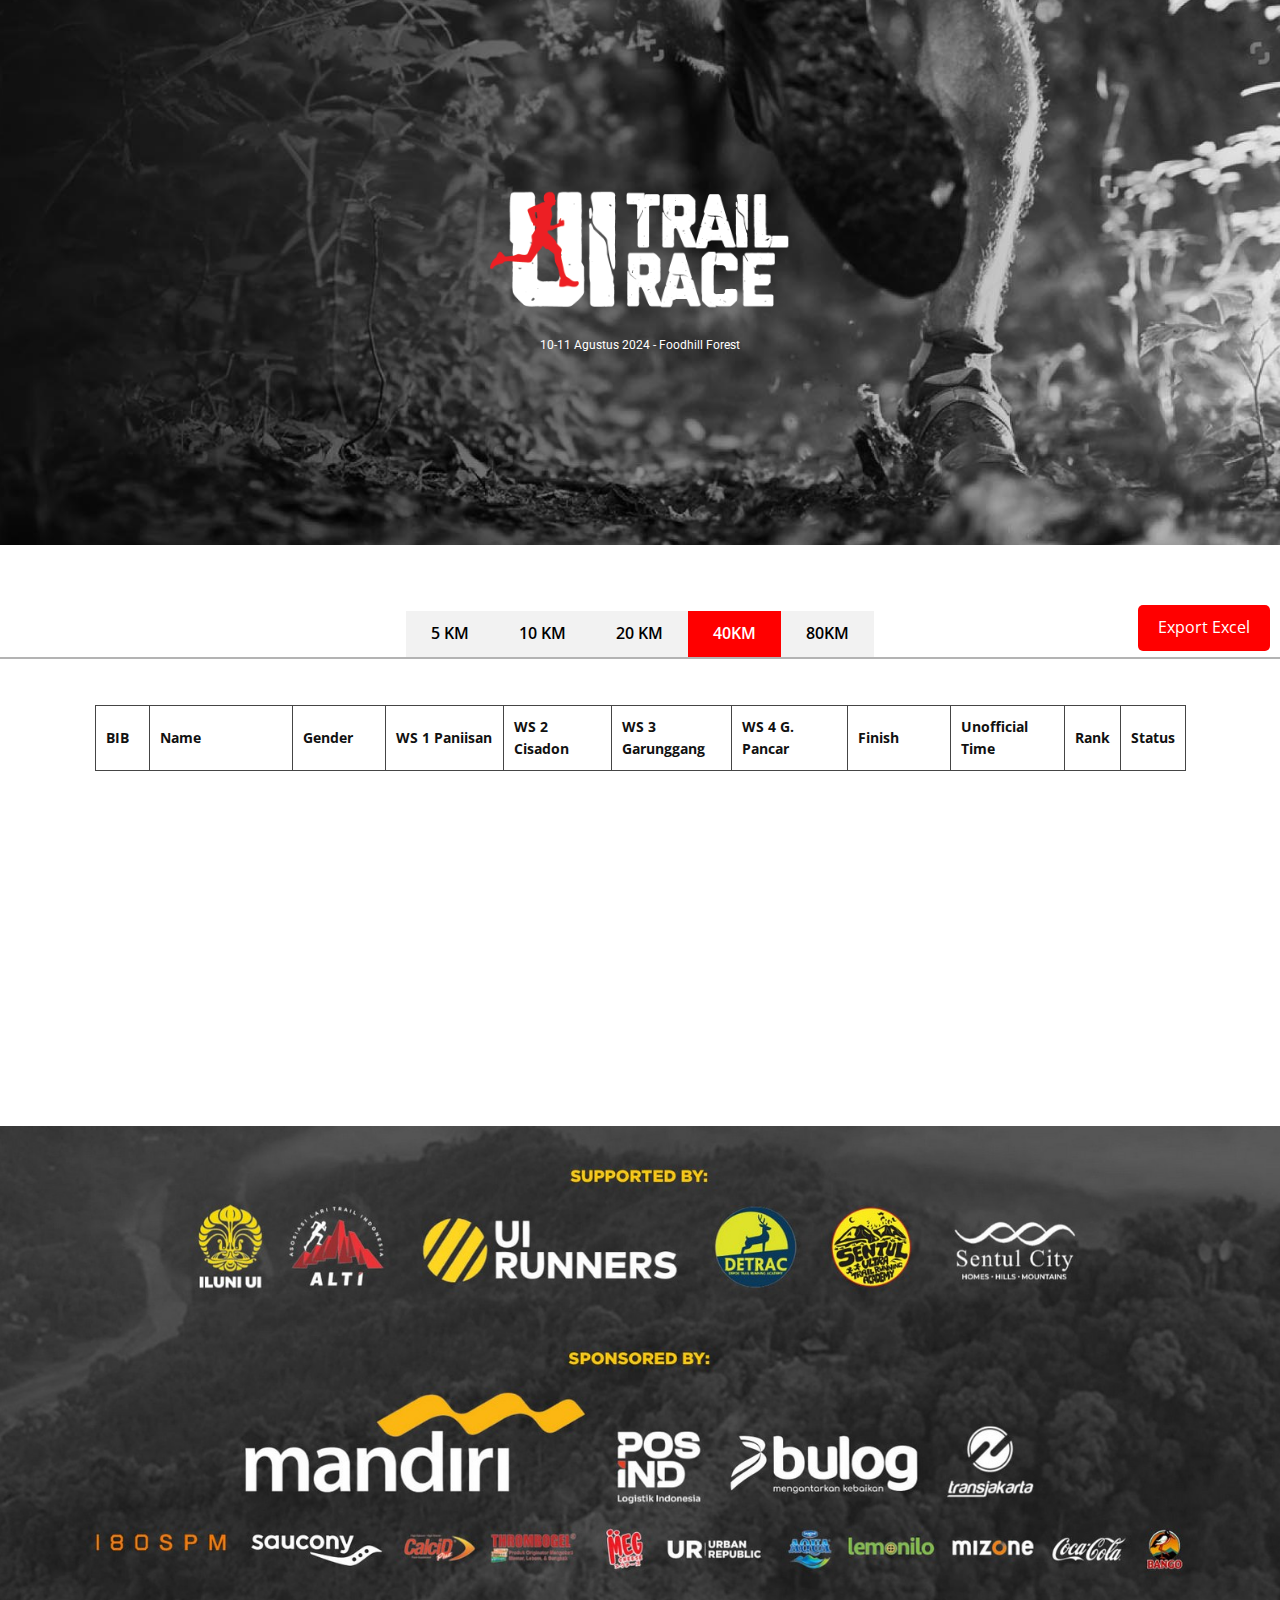
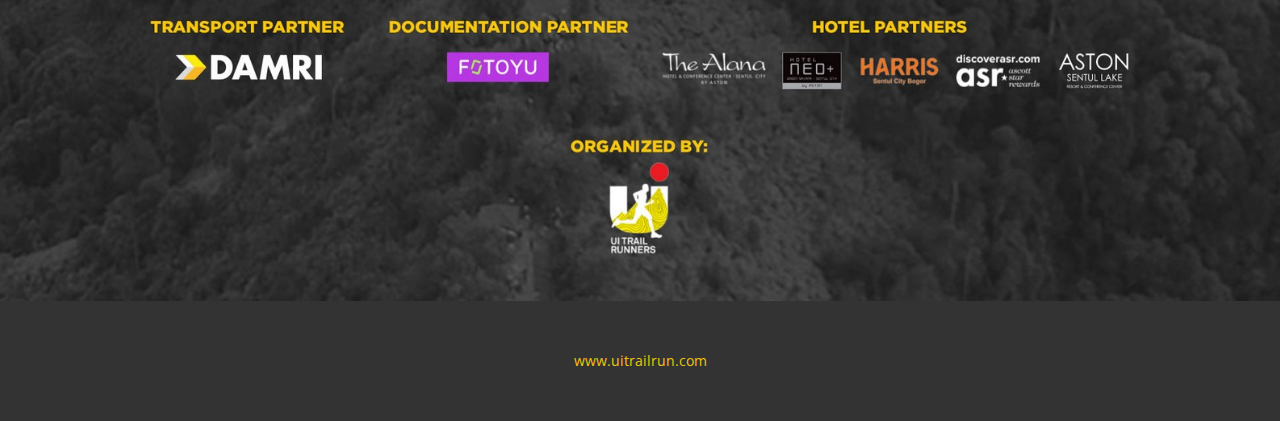
<file: index.html>
<!DOCTYPE html>
<html style="font-size: 16px;" lang="en"><head>
    <meta name="viewport" content="width=device-width, initial-scale=1.0">
    <meta charset="utf-8">
    <meta name="keywords" content="">
    <meta name="description" content="">
    <title>DCR2025</title>
    <link rel="stylesheet" href="nicepage.css" media="screen">
    <link rel="stylesheet" href="index.css" media="screen">
    <script class="u-script" type="text/javascript" src="jquery.js" defer=""></script>
    <script class="u-script" type="text/javascript" src="nicepage.js" defer=""></script>
    <meta name="generator" content="Nicepage 6.15.2, nicepage.com">
    <link id="u-theme-google-font" rel="stylesheet" href="https://fonts.googleapis.com/css?family=Roboto:100,100i,300,300i,400,400i,500,500i,700,700i,900,900i|Open+Sans:300,300i,400,400i,500,500i,600,600i,700,700i,800,800i">
    <link id="u-page-google-font" rel="stylesheet" href="https://fonts.googleapis.com/css?family=Oswald:200,300,400,500,600,700">
    <style>
      /* Custom styles for tab links */
      .u-tab-link {
          background-color: #ffffff; /* Blue color for inactive tabs */
          color: #fff; /* White text color for inactive tabs */
          padding: 10px 20px; /* Add padding for better appearance */
          text-decoration: none; /* Remove underline */
      }

      .u-tab-link.active {
          background-color: #c50000; /* Color for active tab */
          color: #fff; /* Text color for active tab */
      }

      .u-tab-link:hover {
          background-color: #f50000; /* Darker blue color on hover */
      }
         /* Style for the "Export Excel" button */
  .export-excel-btn {
      background-color: red; /* Red background */
      color: white; /* White text */
      border: none; /* Remove border */
      padding: 10px 20px; /* Padding for button size */
      font-size: 16px; /* Font size */
      cursor: pointer; /* Pointer cursor on hover */
      position: absolute; /* Absolute positioning */
      top: 10px; /* Distance from the top */
      right: 10px; /* Distance from the right */
      border-radius: 5px; /* Rounded corners */
  }

  .export-excel-btn:hover {
      background-color: darkred; /* Darker red on hover */
  }
  </style>
    <script type="application/ld+json">{
        "@context": "http://schema.org",
        "@type": "Organization",
        "name": "Volunteer"
    }</script>
    <meta name="theme-color" content="#478ac9">
    <meta property="og:title" content="DCR2025">
    <meta property="og:description" content="">
    <meta property="og:type" content="website">
    <meta data-intl-tel-input-cdn-path="intlTelInput/"></head>
  <body data-home-page="DCR2025.html" data-home-page-title="DCR2025" data-path-to-root="./" data-include-products="false" class="u-body u-overlap u-overlap-transparent u-xl-mode" data-lang="en">
    <section class="u-clearfix u-image u-section-1" id="sec-f342" data-image-width="1500" data-image-height="923">
      <div class="u-clearfix u-sheet u-sheet-1">
        <img class="u-align-center u-image u-image-contain u-image-default u-image-1" src="images/UITrailRace-02.png" alt="" data-image-width="762" data-image-height="336">
        <h5 class="u-text u-text-body-alt-color u-text-default u-text-1">10-11 Agustus 2024 - Foodhill Forest</h5>
      </div>
    </section>
    <section class="skrollable u-align-center u-clearfix u-white u-section-2" id="sec-58a8">
      <div class="u-expanded-width u-tab-links-align-center u-tabs u-tabs-1">
        <ul class="u-border-2 u-border-grey-30 u-spacing-0 u-tab-list u-unstyled" role="tablist">
          <li class="u-tab-item u-tab-item-1" role="presentation"><a class="u-active-custom-color-10 u-button-style u-grey-5 u-tab-link u-text-active-white u-text-black u-tab-link-1" id="link-tab-8575" href="#tab-8575" role="tab" aria-controls="tab-8575" aria-selected="true">5 KM</a></li>
          <li class="u-tab-item u-tab-item-2" role="presentation"><a class="u-active-custom-color-10 u-button-style u-grey-5 u-tab-link u-text-active-white u-text-black u-tab-link-2" id="link-tab-c190" href="#tab-c190" role="tab" aria-controls="tab-c190" aria-selected="false">10 KM</a></li>
          <li class="u-tab-item u-tab-item-3" role="presentation"><a class="u-active-custom-color-10 u-button-style u-grey-5 u-tab-link u-text-active-white u-text-black u-tab-link-3" id="link-tab-0da5" href="#tab-0da5" role="tab" aria-controls="tab-0da5" aria-selected="false">20 KM</a></li>
          <li class="u-tab-item u-tab-item-4" role="presentation"><a class="u-active-custom-color-10 u-button-style u-grey-5 u-tab-link u-text-active-white u-text-black u-tab-link-4" id="link-tab-fab0" href="#tab-fab0" role="tab" aria-controls="tab-fab0" aria-selected="false">40KM</a></li>
          <li class="u-tab-item u-tab-item-5" role="presentation"><a class="u-active-custom-color-10 u-button-style u-grey-5 u-tab-link u-text-active-white u-text-black u-tab-link-5" id="link-tab-466e" href="#tab-466e" role="tab" aria-controls="tab-466e" aria-selected="false">80KM</a></li>
        </ul>
        <button class="export-excel-btn" onclick="window.location.href='./Contact.html'">Export Excel</button>
        <div class="u-tab-content">
          <div class="u-container-style u-shape-rectangle u-tab-active u-tab-pane u-tab-pane-1" id="tab-8575" role="tabpanel" aria-labelledby="link-tab-8575">
            <div class="u-container-layout u-valign-top u-container-layout-1">
              <div class="custom-expanded u-align-center u-table u-table-responsive u-table-1">
                <table class="u-table-entity" id="table5">
                  <colgroup>
                      <col width="7%">
                      <col width="30.6%">
                      <col width="2%">
                      <col width="15.7%">
                      <col width="16%">
                      <col width="13.999999999999986%">
                      <col width="14.699999999999985%">
                  </colgroup>
                  <tbody class="u-table-alt-grey-5 u-table-body u-table-body-1">
                      <tr style="height: 38px;">
                          <td class="u-border-1 u-border-grey-dark-1 u-table-cell u-table-cell-1">BIB</td>
                          <td class="u-border-1 u-border-grey-dark-1 u-table-cell u-table-cell-2">Name</td>
                          <td class="u-border-1 u-border-grey-dark-1 u-table-cell u-table-cell-3">Gender</td>
                          <td class="u-border-1 u-border-grey-dark-1 u-table-cell u-table-cell-4">WS1<br>Cibingbim</td>
                          <td class="u-border-1 u-border-grey-dark-1 u-table-cell u-table-cell-5">Finish </td>
                          <td class="u-border-1 u-border-grey-dark-1 u-table-cell u-table-cell-7">Unofficial Time</td>
                          <td class="u-border-1 u-border-grey-dark-1 u-table-cell u-table-cell-6">Rank</td>
                          <td class="u-border-1 u-border-grey-dark-1 u-table-cell u-table-cell-7">Status</td>
                      </tr>
                  </tbody>
              </table>
          </div>
      </div>
  </div>
  <div class="u-container-style u-tab-pane" id="tab-c190" role="tabpanel" aria-labelledby="link-tab-c190">
    <div class="u-container-layout u-valign-top u-container-layout-2">
        <div class="custom-expanded u-align-center u-table u-table-responsive u-table-2">
            <table class="u-table-entity" id="table10">
                <colgroup>
                    <col width="5.4%">
                    <col width="15.9%">
                    <col width="9.3%">
                    <col width="12.2%">
                    <col width="11.1%">
                    <col width="11.5%">
                    <col width="12.4%">
                    <col width="10.9%">
                    <col width="11.299999999999986%">
                </colgroup>
                <tbody class="u-table-alt-grey-5 u-table-body u-table-body-2">
                    <tr style="height: 25px;">
                        <td class="u-border-1 u-border-grey-dark-1 u-table-cell u-table-cell-44">BIB</td>
                        <td class="u-border-1 u-border-grey-dark-1 u-table-cell u-table-cell-44">Name</td>
                        <td class="u-border-1 u-border-grey-dark-1 u-table-cell u-table-cell-44">Gender</td>
                        <td class="u-border-1 u-border-grey-dark-1 u-table-cell u-table-cell-44">WS 1 Cibingbim</td>
                        <td class="u-border-1 u-border-grey-dark-1 u-table-cell u-table-cell-44">WS 2 Paniisan</td>
                        <td class="u-border-1 u-border-grey-dark-1 u-table-cell u-table-cell-42">Finish </td>
                        <td class="u-border-1 u-border-grey-dark-1 u-table-cell u-table-cell-44">Unofficial Time</td>
                        <td class="u-border-1 u-border-grey-dark-1 u-table-cell u-table-cell-43">Rank</td>
                        <td class="u-border-1 u-border-grey-dark-1 u-table-cell u-table-cell-44">Status</td>
                    </tr>
                </tbody>
            </table>
        </div>
    </div>
</div>
  <div class="u-container-style u-tab-pane" id="tab-0da5" role="tabpanel" aria-labelledby="link-tab-0da5">
      <div class="u-container-layout u-valign-top u-container-layout-2">
          <div class="custom-expanded u-align-center u-table u-table-responsive u-table-2">
              <table class="u-table-entity" id="table20">
                  <colgroup>
                      <col width="5.4%">
                      <col width="15.9%">
                      <col width="9.3%">
                      <col width="12.2%">
                      <col width="11.1%">
                      <col width="11.5%">
                      <col width="12.4%">
                      <col width="10.9%">
                      <col width="11.299999999999986%">
                  </colgroup>
                  <tbody class="u-table-alt-grey-5 u-table-body u-table-body-2">
                      <tr style="height: 25px;">
                          <td class="u-border-1 u-border-grey-dark-1 u-table-cell u-table-cell-44">BIB</td>
                          <td class="u-border-1 u-border-grey-dark-1 u-table-cell u-table-cell-44">Name</td>
                          <td class="u-border-1 u-border-grey-dark-1 u-table-cell u-table-cell-44">Gender</td>
                          <td class="u-border-1 u-border-grey-dark-1 u-table-cell u-table-cell-44">WS 1 Ciung</td>
                          <td class="u-border-1 u-border-grey-dark-1 u-table-cell u-table-cell-44">WS 2 Pasir Limo</td>
                          <td class="u-border-1 u-border-grey-dark-1 u-table-cell u-table-cell-44">WS 3 Paniisan</td>
                          <td class="u-border-1 u-border-grey-dark-1 u-table-cell u-table-cell-44">Finish </td>
                          <td class="u-border-1 u-border-grey-dark-1 u-table-cell u-table-cell-44">Unofficial Time</td>
                          <td class="u-border-1 u-border-grey-dark-1 u-table-cell u-table-cell-43">Rank</td>
                          <td class="u-border-1 u-border-grey-dark-1 u-table-cell u-table-cell-44">Status</td>
                      </tr>
                  </tbody>
              </table>
          </div>
      </div>
  </div>
  <div class="u-container-style u-tab-pane" id="tab-fab0" role="tabpanel" aria-labelledby="link-tab-fab0">
      <div class="u-container-layout u-valign-top u-container-layout-2">
          <div class="custom-expanded u-align-center u-table u-table-responsive u-table-3">
              <table class="u-table-entity" id="table40">
                  <colgroup>
                      <col width="5.4%">
                      <col width="15.9%">
                      <col width="9.3%">
                      <col width="12.2%">
                      <col width="11.1%">
                      <col width="11.5%">
                      <col width="12.4%">
                      <col width="10.9%">
                      <col width="11.299999999999986%">
                  </colgroup>
                  <tbody class="u-table-alt-grey-5 u-table-body u-table-body-2">
                      <tr style="height: 25px;">
                          <td class="u-border-1 u-border-grey-dark-1 u-table-cell u-table-cell-44">BIB</td>
                          <td class="u-border-1 u-border-grey-dark-1 u-table-cell u-table-cell-44">Name</td>
                          <td class="u-border-1 u-border-grey-dark-1 u-table-cell u-table-cell-44">Gender</td>
                          <td class="u-border-1 u-border-grey-dark-1 u-table-cell u-table-cell-44">WS 1 Paniisan</td>
                          <td class="u-border-1 u-border-grey-dark-1 u-table-cell u-table-cell-44">WS 2 Cisadon</td>
                          <td class="u-border-1 u-border-grey-dark-1 u-table-cell u-table-cell-44">WS 3 Garunggang</td>
                          <td class="u-border-1 u-border-grey-dark-1 u-table-cell u-table-cell-44">WS 4 G. Pancar</td>
                          <td class="u-border-1 u-border-grey-dark-1 u-table-cell u-table-cell-44">Finish </td>
                          <td class="u-border-1 u-border-grey-dark-1 u-table-cell u-table-cell-44">Unofficial Time</td>
                          <td class="u-border-1 u-border-grey-dark-1 u-table-cell u-table-cell-43">Rank</td>
                          <td class="u-border-1 u-border-grey-dark-1 u-table-cell u-table-cell-44">Status</td>
                      </tr>
                  </tbody>
              </table>
          </div>
      </div>
  </div>
  <div class="u-container-style u-tab-pane" id="tab-466e" role="tabpanel" aria-labelledby="link-tab-466e">
      <div class="u-container-layout u-valign-top u-container-layout-2">
          <div class="custom-expanded u-align-center u-table u-table-responsive u-table-4">
              <table class="u-table-entity" id="table80">
                  <colgroup>
                      <col width="5%">
                      <col width="15%">
                      <col width="10%">
                      <col width="10%">
                      <col width="10%">
                      <col width="10%">
                      <col width="10%">
                      <col width="10%">
                      <col width="10%">
                      <col width="10%"> 
                      <col width="10%"> 
                      <col width="10%"> 
                      <col width="10%">  
                  </colgroup>
                  <tbody class="u-table-alt-grey-5 u-table-body u-table-body-2">
                      <tr style="height: 25px;">
                          <td class="u-border-1 u-border-grey-dark-1 u-table-cell u-table-cell-44">BIB</td>
                          <td class="u-border-1 u-border-grey-dark-1 u-table-cell u-table-cell-44">Name</td>
                          <td class="u-border-1 u-border-grey-dark-1 u-table-cell u-table-cell-44">Gender</td>
                          <td class="u-border-1 u-border-grey-dark-1 u-table-cell u-table-cell-44">WS 1<br>Paniisan</td>
                          <td class="u-border-1 u-border-grey-dark-1 u-table-cell u-table-cell-44">WS 2<br>Cisadon</td>
                          <td class="u-border-1 u-border-grey-dark-1 u-table-cell u-table-cell-44">WS 3<br>Rawagede</td>
                          <td class="u-border-1 u-border-grey-dark-1 u-table-cell u-table-cell-44">WS 4<br>Cisadon 2</td>
                          <td class="u-border-1 u-border-grey-dark-1 u-table-cell u-table-cell-44">WS 5<br>Garunggang</td>
                          <td class="u-border-1 u-border-grey-dark-1 u-table-cell u-table-cell-44">WS 6<br>Paniisan 2 </td>
                          <td class="u-border-1 u-border-grey-dark-1 u-table-cell u-table-cell-44">WS 7<br>Pasir Limo</td>
                          <td class="u-border-1 u-border-grey-dark-1 u-table-cell u-table-cell-44">WS 8<br>Cisadon 3</td>
                          <td class="u-border-1 u-border-grey-dark-1 u-table-cell u-table-cell-44">WS 9<br>Ciung</td>
                          <td class="u-border-1 u-border-grey-dark-1 u-table-cell u-table-cell-42">Finish</td>
                          <td class="u-border-1 u-border-grey-dark-1 u-table-cell u-table-cell-44">Unofficial Time</td>
                          <td class="u-border-1 u-border-grey-dark-1 u-table-cell u-table-cell-43">Rank</td>
                          <td class="u-border-1 u-border-grey-dark-1 u-table-cell u-table-cell-44">Status</td>
                      </tr>
                  </tbody>
              </table>
              </div>
            </div>
          </div>
        </div>
      </div>
    </section>
    <section class="u-clearfix u-container-align-center u-image u-section-3" id="sec-64ad" data-image-width="2362" data-image-height="1181">
      <div class="u-clearfix u-sheet u-sheet-1"></div>
    </section>
    
    <footer class="u-align-center u-clearfix u-footer u-grey-80 u-footer" id="sec-4635"><div class="u-clearfix u-sheet u-sheet-1">
        <p class="u-small-text u-text u-text-variant u-text-1">
          <a class="u-active-none u-border-none u-btn u-button-link u-button-style u-hover-none u-none u-text-palette-3-base u-btn-1" data-href="#">www.uitrailrun.com</a>
        </p>
      </div></footer>
      <script>
        document.addEventListener('DOMContentLoaded', function () {
            // Tab functionality
            const tabs = document.querySelectorAll('.u-tab-link');
            const tabPanes = document.querySelectorAll('.u-tab-pane');

            // Load the last selected tab from localStorage
            const savedTab = localStorage.getItem('selectedTab') || 'tab-fab0';

            tabPanes.forEach(pane => {
                pane.classList.remove('u-tab-active');
                pane.style.display = 'none';
            });

            const activeTab = document.querySelector(`[href="#${savedTab}"]`);
            const activePane = document.getElementById(savedTab);

            if (activeTab && activePane) {
                activeTab.classList.add('active');
                activeTab.classList.add('u-active-black');
                activeTab.classList.remove('u-text-black');
                activeTab.classList.remove('u-text-active-white');
                activeTab.setAttribute('aria-selected', 'true');
                activePane.classList.add('u-tab-active');
                activePane.style.display = 'block';
            }

            // Add event listeners to tabs
            tabs.forEach(tab => {
                tab.addEventListener('click', function (event) {
                    event.preventDefault();
                    const targetPane = document.querySelector(this.getAttribute('href'));

                    tabs.forEach(t => {
                        t.classList.remove('active');
                        t.classList.remove('u-active-black');
                        t.classList.add('u-text-black');
                        t.classList.add('u-text-active-white');
                        t.setAttribute('aria-selected', 'false');
                    });

                    tabPanes.forEach(pane => {
                        pane.classList.remove('u-tab-active');
                        pane.style.display = 'none';
                    });

                    this.classList.add('active');
                    this.classList.add('u-active-black');
                    this.classList.remove('u-text-black');
                    this.classList.remove('u-text-active-white');
                    this.setAttribute('aria-selected', 'true');
                    targetPane.classList.add('u-tab-active');
                    targetPane.style.display = 'block';

                    // Save selected tab in localStorage
                    localStorage.setItem('selectedTab', targetPane.id);
                });
            });

            // Fetch and display data
            fetch('https://detrac.id/checkoutcaldera/tbl_bib_ui.php')
                .then(response => response.json())
                .then(data => {
                    const table5 = document.getElementById('table5').getElementsByTagName('tbody')[0];
                    const table10 = document.getElementById('table10').getElementsByTagName('tbody')[0];
                    const table20 = document.getElementById('table20').getElementsByTagName('tbody')[0];
                    const table40 = document.getElementById('table40').getElementsByTagName('tbody')[0];
                    const table80 = document.getElementById('table80').getElementsByTagName('tbody')[0];

                    // Function to format date strings
                    const formatTime = (dateString) => {
                        if (!dateString) return '';
                        const date = new Date(dateString);
                        return date.toTimeString().split(' ')[0];
                    };

                    // Group items by category
                    const categories = {
                        '5_km': [],  
                        '10_km': [],
                        '20_km': [],
                        '40_km': [],
                        '80_km': []
                    };

                    data.forEach(item => {
                        if (categories[item.category]) {
                            categories[item.category].push(item);
                        }
                    });

                    // Function to create rows for a specific category
                    const createRows = (items, table) => {
                        items.forEach((item, index) => {
                            let row;
                            if (item.category === '5_km') {
                                row = `
                                    <tr style="height: 38px;">
                                        <td class="u-border-1 u-border-grey-dark-1 u-table-cell">${item.no_bib}</td>
                                        <td class="u-border-1 u-border-grey-dark-1 u-table-cell">${item.name}</td>
                                        <td class="u-border-1 u-border-grey-dark-1 u-table-cell">${item.gender}</td>
                                        <td class="u-border-1 u-border-grey-dark-1 u-table-cell">${formatTime(item.ws_1)}</td>
                                        <td class="u-border-1 u-border-grey-dark-1 u-table-cell">${formatTime(item.finish)}</td>
                                        <td class="u-border-1 u-border-grey-dark-1 u-table-cell">${item.AOT ? item.AOT : ''}</td>
                                        <td class="u-border-1 u-border-grey-dark-1 u-table-cell">${item.rank_label}</td>
                                        <td class="u-border-1 u-border-grey-dark-1 u-table-cell">${item.status}</td>
                                    </tr>
                                `;
                                table5.innerHTML += row;
                            } else if (item.category === '10_km') {
                                row = `
                                    <tr style="height: 25px;">
                                        <td class="u-border-1 u-border-grey-dark-1 u-table-cell">${item.no_bib}</td>
                                        <td class="u-border-1 u-border-grey-dark-1 u-table-cell">${item.name}</td>
                                        <td class="u-border-1 u-border-grey-dark-1 u-table-cell">${item.gender}</td>
                                        <td class="u-border-1 u-border-grey-dark-1 u-table-cell">${formatTime(item.ws_1)}</td>
                                        <td class="u-border-1 u-border-grey-dark-1 u-table-cell">${formatTime(item.ws_2)}</td>
                                        <td class="u-border-1 u-border-grey-dark-1 u-table-cell">${formatTime(item.finish)}</td>
                                        <td class="u-border-1 u-border-grey-dark-1 u-table-cell">${item.AOT ? item.AOT : ''}</td>
                                        <td class="u-border-1 u-border-grey-dark-1 u-table-cell">${item.rank_label}</td>
                                        <td class="u-border-1 u-border-grey-dark-1 u-table-cell">${item.status}</td>
                                    </tr>
                                `;
                                table10.innerHTML += row;
                            } else if (item.category === '20_km') {
                                row = `
                                    <tr style="height: 25px;">
                                        <td class="u-border-1 u-border-grey-dark-1 u-table-cell">${item.no_bib}</td>
                                        <td class="u-border-1 u-border-grey-dark-1 u-table-cell">${item.name}</td>
                                        <td class="u-border-1 u-border-grey-dark-1 u-table-cell">${item.gender}</td>
                                        <td class="u-border-1 u-border-grey-dark-1 u-table-cell">${formatTime(item.ws_1)}</td>
                                        <td class="u-border-1 u-border-grey-dark-1 u-table-cell">${formatTime(item.ws_2)}</td>
                                        <td class="u-border-1 u-border-grey-dark-1 u-table-cell">${formatTime(item.ws_3)}</td>
                                        <td class="u-border-1 u-border-grey-dark-1 u-table-cell">${formatTime(item.finish)}</td>
                                        <td class="u-border-1 u-border-grey-dark-1 u-table-cell">${item.AOT ? item.AOT : ''}</td>
                                        <td class="u-border-1 u-border-grey-dark-1 u-table-cell">${item.rank_label}</td>
                                        <td class="u-border-1 u-border-grey-dark-1 u-table-cell">${item.status}</td>
                                    </tr>
                                `;
                                table20.innerHTML += row;
                            } else if (item.category === '40_km') {
                                row = `
                                    <tr style="height: 25px;">
                                        <td class="u-border-1 u-border-grey-dark-1 u-table-cell">${item.no_bib}</td>
                                        <td class="u-border-1 u-border-grey-dark-1 u-table-cell">${item.name}</td>
                                        <td class="u-border-1 u-border-grey-dark-1 u-table-cell">${item.gender}</td>
                                        <td class="u-border-1 u-border-grey-dark-1 u-table-cell">${formatTime(item.ws_1)}</td>
                                        <td class="u-border-1 u-border-grey-dark-1 u-table-cell">${formatTime(item.ws_2)}</td>
                                        <td class="u-border-1 u-border-grey-dark-1 u-table-cell">${formatTime(item.ws_3)}</td>
                                        <td class="u-border-1 u-border-grey-dark-1 u-table-cell">${formatTime(item.ws_4)}</td>
                                        <td class="u-border-1 u-border-grey-dark-1 u-table-cell">${formatTime(item.finish)}</td>
                                        <td class="u-border-1 u-border-grey-dark-1 u-table-cell">${item.AOT ? item.AOT : ''}</td>
                                        <td class="u-border-1 u-border-grey-dark-1 u-table-cell">${item.rank_label}</td>
                                        <td class="u-border-1 u-border-grey-dark-1 u-table-cell">${item.status}</td>
                                    </tr>
                                `;
                                table40.innerHTML += row;
                            } else if (item.category === '80_km') {
                                row = `
                                    <tr style="height: 25px;">
                                        <td class="u-border-1 u-border-grey-dark-1 u-table-cell">${item.no_bib}</td>
                                        <td class="u-border-1 u-border-grey-dark-1 u-table-cell">${item.name}</td>
                                        <td class="u-border-1 u-border-grey-dark-1 u-table-cell">${item.gender}</td>
                                        <td class="u-border-1 u-border-grey-dark-1 u-table-cell">${formatTime(item.ws_1)}</td>
                                        <td class="u-border-1 u-border-grey-dark-1 u-table-cell">${formatTime(item.ws_2)}</td>
                                        <td class="u-border-1 u-border-grey-dark-1 u-table-cell">${formatTime(item.ws_3)}</td>
                                        <td class="u-border-1 u-border-grey-dark-1 u-table-cell">${formatTime(item.ws_4)}</td>
                                        <td class="u-border-1 u-border-grey-dark-1 u-table-cell">${formatTime(item.ws_5)}</td>
                                        <td class="u-border-1 u-border-grey-dark-1 u-table-cell">${formatTime(item.ws_6)}</td>
                                        <td class="u-border-1 u-border-grey-dark-1 u-table-cell">${formatTime(item.ws_7)}</td>
                                        <td class="u-border-1 u-border-grey-dark-1 u-table-cell">${formatTime(item.ws_8)}</td>
                                        <td class="u-border-1 u-border-grey-dark-1 u-table-cell">${formatTime(item.ws_9)}</td>
                                        <td class="u-border-1 u-border-grey-dark-1 u-table-cell">${formatTime(item.finish)}</td>
                                        <td class="u-border-1 u-border-grey-dark-1 u-table-cell">${item.AOT ? item.AOT : ''}</td>
                                        <td class="u-border-1 u-border-grey-dark-1 u-table-cell">${item.rank_label}</td>
                                        <td class="u-border-1 u-border-grey-dark-1 u-table-cell">${item.status}</td>
                                    </tr>
                                `;
                                table80.innerHTML += row;
                            }
                        });
                    };

                    // Create rows for each category
                    createRows(categories['5_km'], table5);
                    createRows(categories['10_km'], table10);
                    createRows(categories['20_km'], table20);
                    createRows(categories['40_km'], table40);
                    createRows(categories['80_km'], table80);
                })
                .catch(error => console.error('Error fetching data:', error));

            // Auto-refresh every 5 seconds
            setTimeout(function() {
                location.reload();
            }, 30000);
        });
    </script>  
</body>
</html>
</file>
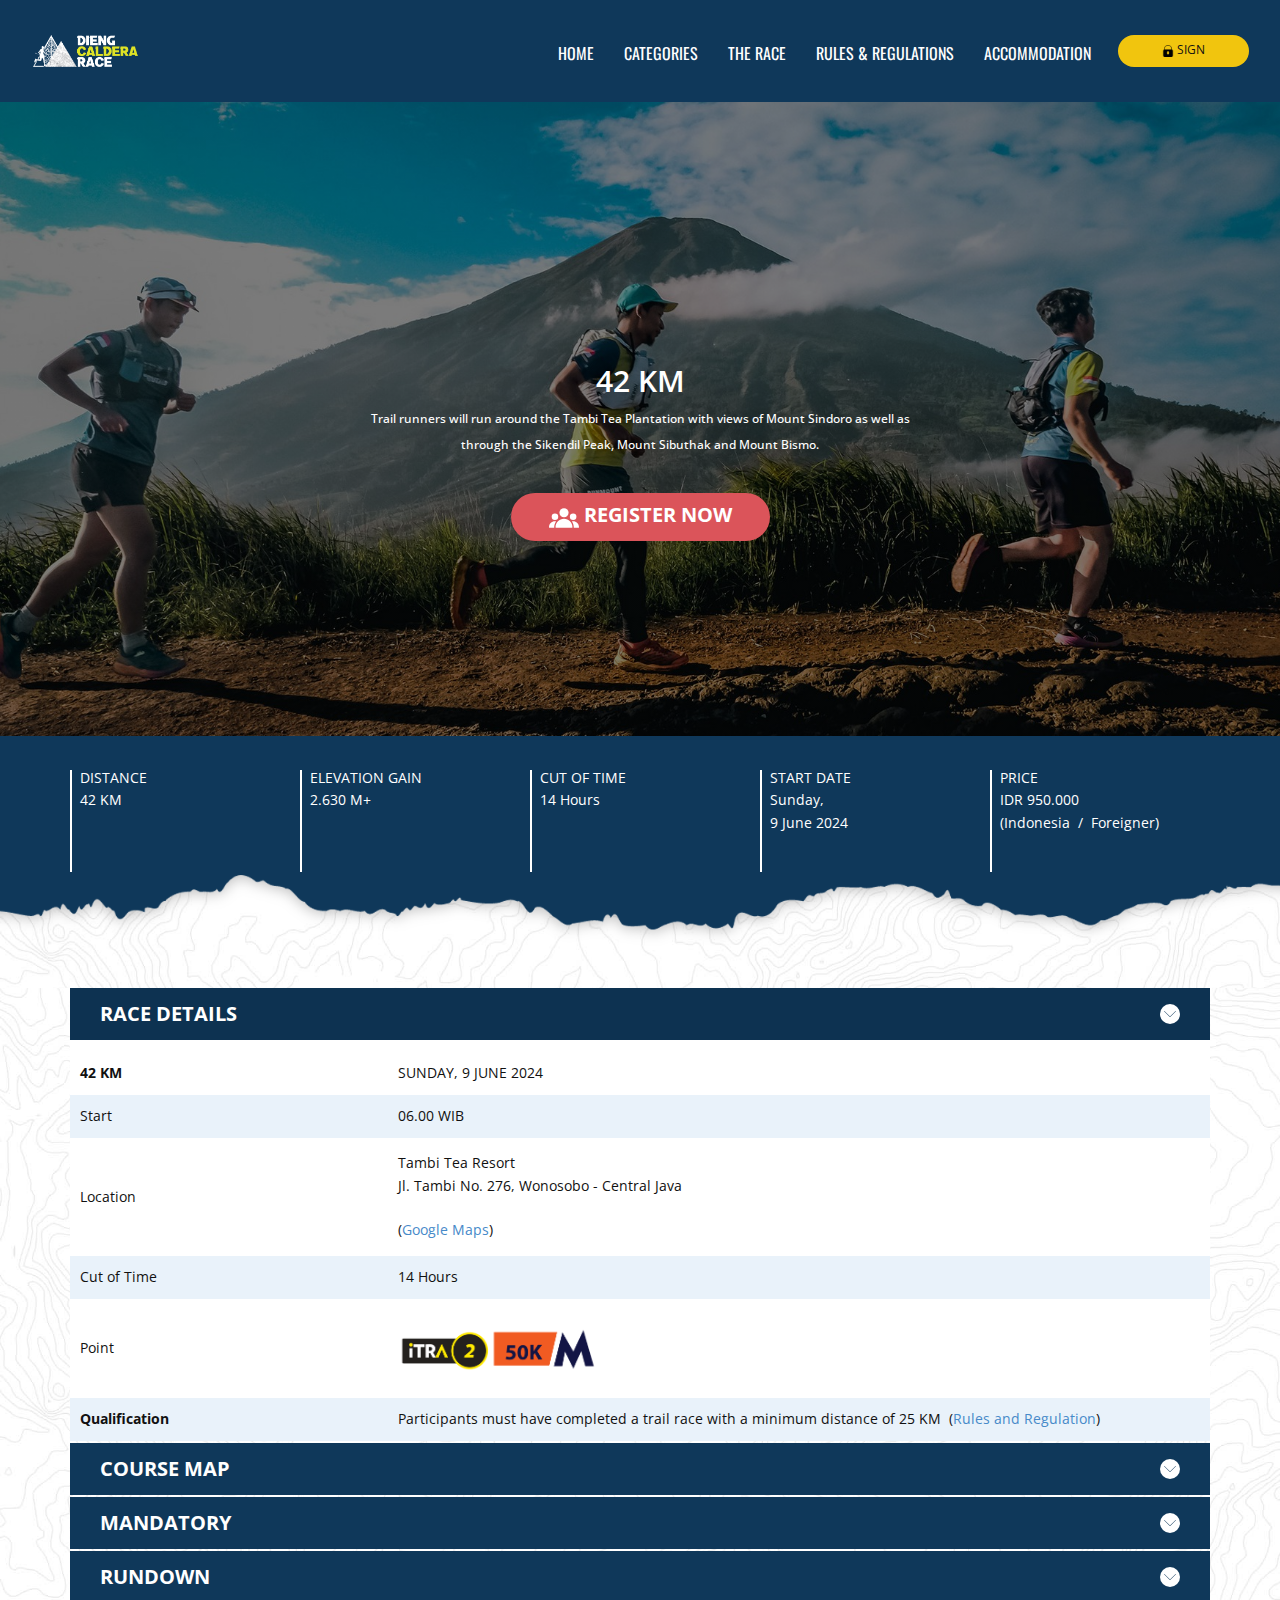
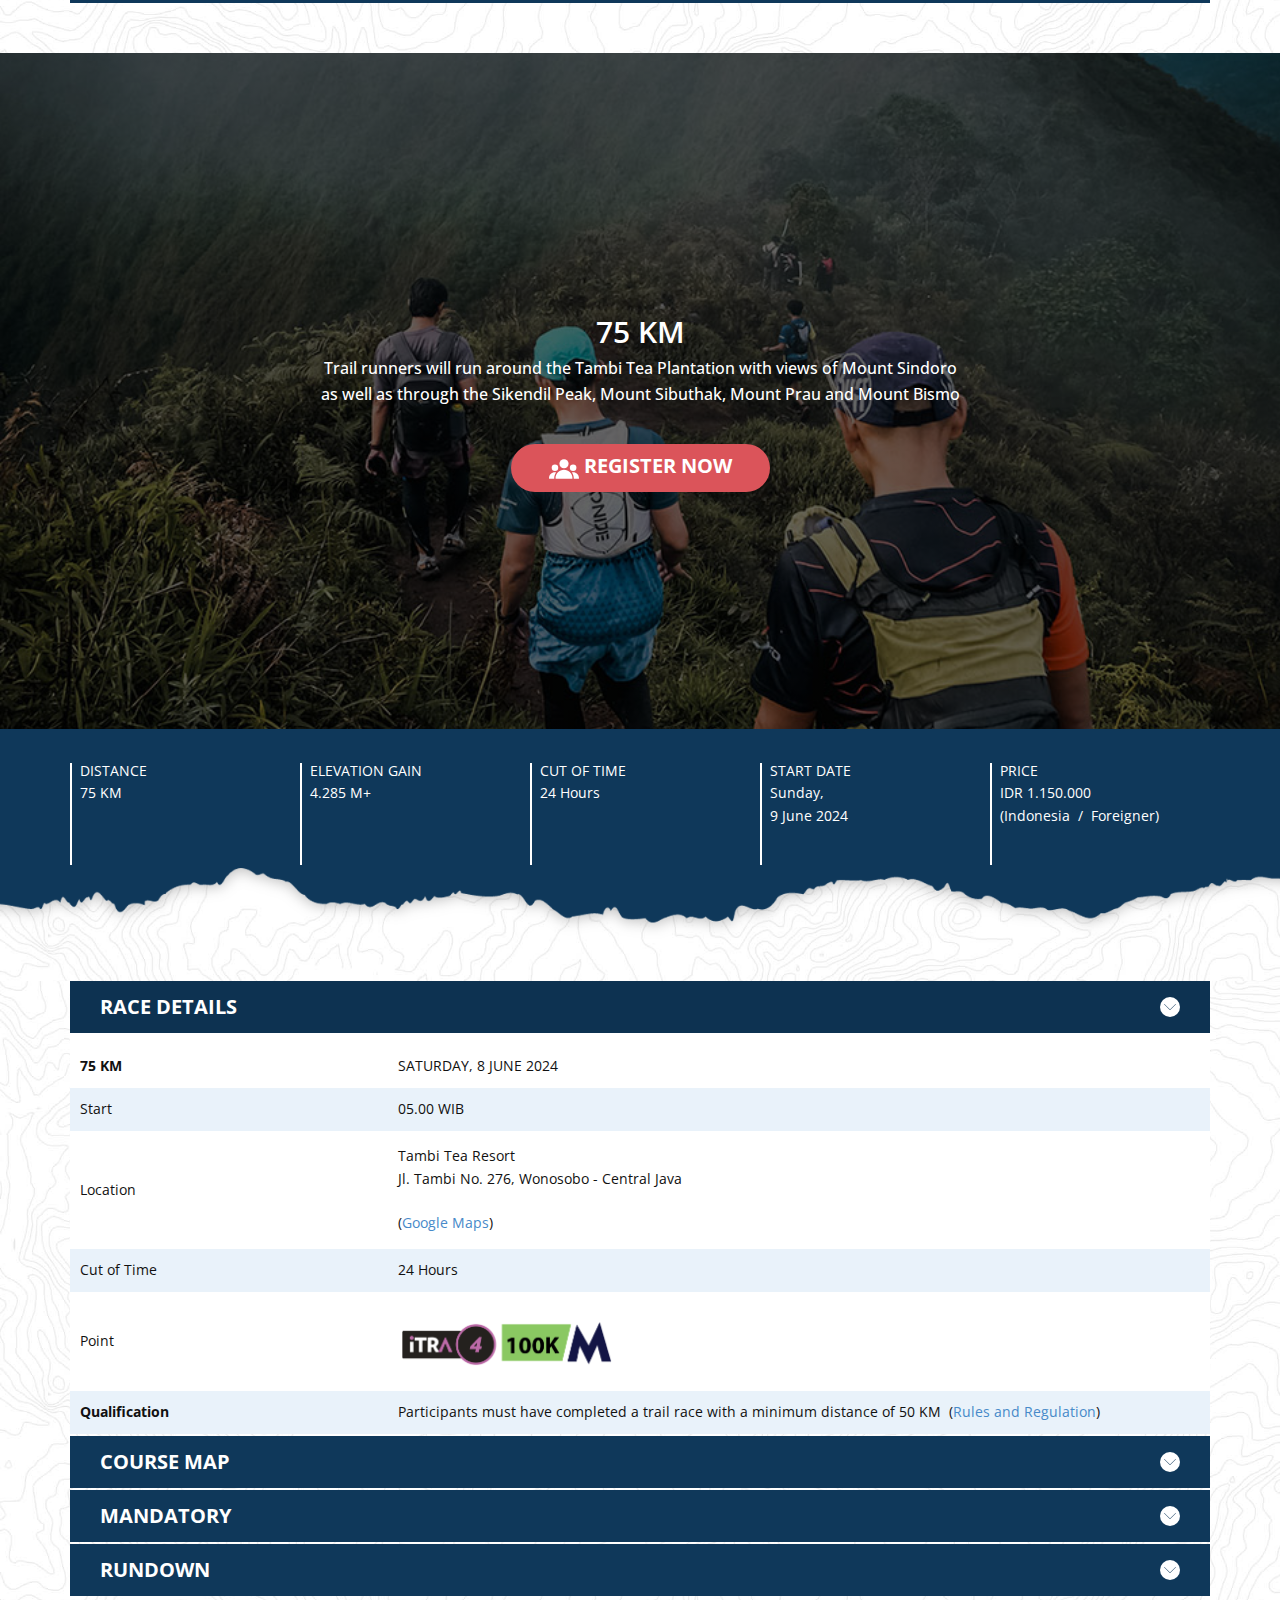
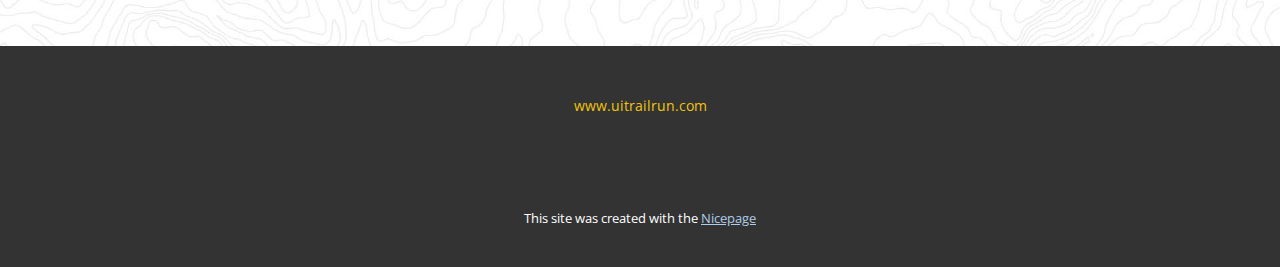
<file: 42_75.html>
<!DOCTYPE html>
<html style="font-size: 16px;" lang="en"><head>
    <meta name="viewport" content="width=device-width, initial-scale=1.0">
    <meta charset="utf-8">
    <meta name="keywords" content="">
    <meta name="description" content="">
    <title>42_75</title>
    <link rel="stylesheet" href="nicepage.css" media="screen">
<link rel="stylesheet" href="42_75.css" media="screen">
    <script class="u-script" type="text/javascript" src="jquery.js" defer=""></script>
    <script class="u-script" type="text/javascript" src="nicepage.js" defer=""></script>
    <meta name="generator" content="Nicepage 6.15.2, nicepage.com">
    <link id="u-theme-google-font" rel="stylesheet" href="https://fonts.googleapis.com/css?family=Roboto:100,100i,300,300i,400,400i,500,500i,700,700i,900,900i|Open+Sans:300,300i,400,400i,500,500i,600,600i,700,700i,800,800i">
    <link id="u-page-google-font" rel="stylesheet" href="https://fonts.googleapis.com/css?family=Oswald:200,300,400,500,600,700">
    
    
    
    
    
    
    
    
    <script type="application/ld+json">{
		"@context": "http://schema.org",
		"@type": "Organization",
		"name": "Volunteer",
		"logo": "images/LOGODCR-WHITE-02.png"
}</script>
    <meta name="theme-color" content="#478ac9">
    <meta property="og:title" content="42_75">
    <meta property="og:description" content="">
    <meta property="og:type" content="website">
  <meta data-intl-tel-input-cdn-path="intlTelInput/"></head>
  <body data-path-to-root="./" data-include-products="false" class="u-body u-xl-mode" data-lang="en"><header class="u-black u-header u-sticky u-sticky-20a7 u-valign-middle-md u-valign-middle-sm u-valign-middle-xs u-header" id="sec-2c79" data-animation-name="" data-animation-duration="0" data-animation-delay="0" data-animation-direction=""><div class="data-layout-selected u-clearfix u-expanded-width u-layout-wrap u-layout-wrap-1">
        <div class="u-gutter-0 u-layout">
          <div class="u-layout-row">
            <div class="u-container-style u-custom-color-2 u-layout-cell u-size-60 u-layout-cell-1">
              <div class="u-container-layout u-container-layout-1">
                <a href="#" class="u-border-none u-btn u-btn-round u-button-style u-hover-palette-4-base u-palette-3-base u-radius u-btn-1"><span class="u-file-icon u-icon"><img src="images/150005.png" alt=""></span>&nbsp;SIGN
                </a>
                <a href="#" class="u-image u-logo u-image-1" data-image-width="1596" data-image-height="544">
                  <img src="images/LOGODCR-WHITE-02.png" class="u-logo-image u-logo-image-1" data-image-width="80">
                </a>
                <nav data-position="" class="u-align-center u-menu u-menu-dropdown u-offcanvas u-menu-1" data-responsive-from="XS">
                  <div class="menu-collapse u-custom-font u-font-oswald" style="font-size: 0.625rem; letter-spacing: 0px; font-weight: 700;">
                    <a class="u-button-style u-custom-active-border-color u-custom-border u-custom-border-color u-custom-borders u-custom-hover-border-color u-custom-left-right-menu-spacing u-custom-padding-bottom u-custom-text-active-color u-custom-text-color u-custom-text-hover-color u-custom-top-bottom-menu-spacing u-nav-link u-text-white" href="#" style="padding: 5px 21px; font-size: calc(1em + 9.5px);">
                      <svg class="u-svg-link" viewBox="0 0 24 24"><use xlink:href="#menu-hamburger"></use></svg>
                      <svg class="u-svg-content" version="1.1" id="menu-hamburger" viewBox="0 0 16 16" x="0px" y="0px" xmlns:xlink="http://www.w3.org/1999/xlink" xmlns="http://www.w3.org/2000/svg"><g><rect y="1" width="16" height="2"></rect><rect y="7" width="16" height="2"></rect><rect y="13" width="16" height="2"></rect>
</g></svg>
                    </a>
                  </div>
                  <div class="u-custom-menu u-nav-container">
                    <ul class="u-custom-font u-font-oswald u-nav u-spacing-20 u-unstyled u-nav-1"><li class="u-nav-item"><a class="u-button-style u-nav-link u-text-active-custom-color-4 u-text-hover-palette-3-base u-text-white" href="#" style="padding: 10px 5px;">HOME</a>
</li><li class="u-nav-item"><a class="u-button-style u-nav-link u-text-active-custom-color-4 u-text-hover-palette-3-base u-text-white" style="padding: 10px 5px;">CATEGORIES</a><div class="u-nav-popup"><ul class="u-border-1 u-border-grey-30 u-h-spacing-20 u-nav u-unstyled u-v-spacing-9 u-nav-2"><li class="u-nav-item"><a class="u-button-style u-nav-link u-text-black u-white" href="#">10 KM</a>
</li><li class="u-nav-item"><a class="u-button-style u-nav-link u-text-black u-white" href="#">21 KM</a>
</li><li class="u-nav-item"><a class="u-button-style u-nav-link u-text-black u-white" href="#">42 KM</a>
</li><li class="u-nav-item"><a class="u-button-style u-nav-link u-text-black u-white" href="#">75 KM</a>
</li></ul>
</div>
</li><li class="u-nav-item"><a class="u-button-style u-nav-link u-text-active-custom-color-4 u-text-hover-palette-3-base u-text-white" style="padding: 10px 5px;">THE RACE</a><div class="u-nav-popup"><ul class="u-border-1 u-border-grey-30 u-h-spacing-20 u-nav u-unstyled u-v-spacing-9 u-nav-3"><li class="u-nav-item"><a class="u-button-style u-nav-link u-text-black u-white" href="#">ENTRY LIST</a>
</li><li class="u-nav-item"><a class="u-button-style u-nav-link u-text-black u-white" href="#">RESULT</a><div class="u-nav-popup"><ul class="u-border-1 u-border-grey-30 u-h-spacing-20 u-nav u-unstyled u-v-spacing-9 u-nav-4"><li class="u-nav-item"><a class="u-button-style u-nav-link u-text-black u-white">DDTRS 2023</a>
</li><li class="u-nav-item"><a class="u-button-style u-nav-link u-text-black u-white">DCR 2024</a>
</li></ul>
</div>
</li></ul>
</div>
</li><li class="u-nav-item"><a class="u-button-style u-nav-link u-text-active-custom-color-4 u-text-hover-palette-3-base u-text-white" href="#" style="padding: 10px 5px;">RULES &amp; REGULATIONS</a>
</li><li class="u-nav-item"><a class="u-button-style u-nav-link u-text-active-custom-color-4 u-text-hover-palette-3-base u-text-white" style="padding: 10px 6px 10px 5px;">ACCOMMODATION</a><div class="u-nav-popup"><ul class="u-border-1 u-border-grey-30 u-h-spacing-20 u-nav u-unstyled u-v-spacing-9 u-nav-5"><li class="u-nav-item"><a class="u-button-style u-nav-link u-text-black u-white">LODGING RENT</a>
</li><li class="u-nav-item"><a class="u-button-style u-nav-link u-text-black u-white">SHUTTLE BUS</a>
</li></ul>
</div>
</li></ul>
                  </div>
                  <div class="u-custom-menu u-nav-container-collapse">
                    <div class="u-black u-container-style u-inner-container-layout u-opacity u-opacity-95 u-sidenav">
                      <div class="u-inner-container-layout u-sidenav-overflow">
                        <div class="u-menu-close"></div>
                        <ul class="u-align-center-lg u-align-center-md u-align-center-sm u-align-center-xl u-align-left-xs u-nav u-popupmenu-items u-unstyled u-nav-6"><li class="u-nav-item"><a class="u-button-style u-nav-link" href="#">HOME</a>
</li><li class="u-nav-item"><a class="u-button-style u-nav-link">CATEGORIES</a><div class="u-nav-popup"><ul class="u-border-1 u-border-grey-30 u-h-spacing-20 u-nav u-unstyled u-v-spacing-9 u-nav-7"><li class="u-nav-item"><a class="u-button-style u-nav-link u-text-black" href="#">10 KM</a>
</li><li class="u-nav-item"><a class="u-button-style u-nav-link u-text-black" href="#">21 KM</a>
</li><li class="u-nav-item"><a class="u-button-style u-nav-link u-text-black" href="#">42 KM</a>
</li><li class="u-nav-item"><a class="u-button-style u-nav-link u-text-black" href="#">75 KM</a>
</li></ul>
</div>
</li><li class="u-nav-item"><a class="u-button-style u-nav-link">THE RACE</a><div class="u-nav-popup"><ul class="u-border-1 u-border-grey-30 u-h-spacing-20 u-nav u-unstyled u-v-spacing-9 u-nav-8"><li class="u-nav-item"><a class="u-button-style u-nav-link u-text-black" href="#">ENTRY LIST</a>
</li><li class="u-nav-item"><a class="u-button-style u-nav-link u-text-black" href="#">RESULT</a><div class="u-nav-popup"><ul class="u-border-1 u-border-grey-30 u-h-spacing-20 u-nav u-unstyled u-v-spacing-9 u-nav-9"><li class="u-nav-item"><a class="u-button-style u-nav-link u-text-black">DDTRS 2023</a>
</li><li class="u-nav-item"><a class="u-button-style u-nav-link u-text-black">DCR 2024</a>
</li></ul>
</div>
</li></ul>
</div>
</li><li class="u-nav-item"><a class="u-button-style u-nav-link" href="#">RULES &amp; REGULATIONS</a>
</li><li class="u-nav-item"><a class="u-button-style u-nav-link">ACCOMMODATION</a><div class="u-nav-popup"><ul class="u-border-1 u-border-grey-30 u-h-spacing-20 u-nav u-unstyled u-v-spacing-9 u-nav-10"><li class="u-nav-item"><a class="u-button-style u-nav-link u-text-black">LODGING RENT</a>
</li><li class="u-nav-item"><a class="u-button-style u-nav-link u-text-black">SHUTTLE BUS</a>
</li></ul>
</div>
</li></ul>
                      </div>
                    </div>
                    <div class="u-black u-menu-overlay u-opacity u-opacity-70"></div>
                  </div>
                </nav>
              </div>
            </div>
          </div>
        </div>
      </div></header>
    <section class="u-clearfix u-image u-shading u-section-1" id="carousel_5b34" data-image-width="2448" data-image-height="1632">
      <div class="u-clearfix u-sheet u-sheet-1">
        <p class="u-align-center u-text u-text-1">
          <span style="font-size: 1.875rem; font-weight: 600;">42 KM </span>
          <br>
          <span style="font-size: 0.75rem;">Trail runners will run around the Tambi Tea Plantation with views of Mount Sindoro as well as through the Sikendil Peak, Mount Sibuthak and Mount Bismo.</span>
        </p>
        <a href="#" class="u-align-center u-border-none u-btn u-btn-round u-button-style u-hover-palette-4-base u-palette-2-base u-radius u-text-body-alt-color u-text-hover-palette-3-base u-btn-1"><span class="u-icon u-text-white u-icon-1"><svg class="u-svg-content" viewBox="0 0 490.667 490.667" x="0px" y="0px" style="width: 1em; height: 1em;"><circle cx="245.333" cy="160" r="74.667"></circle><circle cx="394.667" cy="224" r="53.333"></circle><circle cx="97.515" cy="224" r="53.333"></circle><path d="M245.333,256c-76.459,0-138.667,62.208-138.667,138.667c0,5.888,4.779,10.667,10.667,10.667h256    c5.888,0,10.667-4.779,10.667-10.667C384,318.208,321.792,256,245.333,256z"></path><path d="M115.904,300.971c-6.528-1.387-13.163-2.304-19.904-2.304c-52.928,0-96,43.072-96,96c0,5.888,4.779,10.667,10.667,10.667    h76.629c-1.195-3.349-1.963-6.912-1.963-10.667C85.333,359.659,96.768,327.339,115.904,300.971z"></path><path d="M394.667,298.667c-6.741,0-13.376,0.917-19.904,2.304c19.136,26.368,30.571,58.688,30.571,93.696    c0,3.755-0.768,7.317-1.963,10.667H480c5.888,0,10.667-4.779,10.667-10.667C490.667,341.739,447.595,298.667,394.667,298.667z"></path></svg></span>&nbsp;REGISTER NOW
        </a>
      </div>
    </section>
    <section class="u-clearfix u-image u-section-2" id="sec-a5b6" data-image-width="1920" data-image-height="1080">
      <img class="u-expanded-width-lg u-expanded-width-md u-expanded-width-sm u-expanded-width-xs u-image u-image-1" src="images/paperblue-01.png" data-image-width="1936" data-image-height="365">
      <div class="custom-expanded u-layout-grid u-list u-list-1">
        <div class="u-repeater u-repeater-1">
          <div class="u-container-style u-list-item u-repeater-item u-shape-rectangle">
            <div class="u-container-layout u-similar-container u-container-layout-1">
              <p class="u-text u-text-default-xl u-text-white u-text-1">DISTANCE<br>42 KM
              </p>
              <div class="u-border-2 u-border-custom-color-9 u-line u-line-vertical u-line-1"></div>
            </div>
          </div>
          <div class="u-container-style u-list-item u-repeater-item u-shape-rectangle">
            <div class="u-container-layout u-similar-container u-container-layout-2">
              <p class="u-text u-text-default-xl u-text-white u-text-2">ELEVATION GAIN<br>2.630 M+
              </p>
              <div class="u-border-2 u-border-custom-color-9 u-line u-line-vertical u-line-2"></div>
            </div>
          </div>
          <div class="u-container-style u-list-item u-repeater-item u-shape-rectangle">
            <div class="u-container-layout u-similar-container u-container-layout-3">
              <p class="u-text u-text-default-xl u-text-white u-text-3">CUT OF TIME<br>14 Hours
              </p>
              <div class="u-border-2 u-border-custom-color-9 u-line u-line-vertical u-line-3"></div>
            </div>
          </div>
          <div class="u-container-style u-list-item u-repeater-item u-shape-rectangle">
            <div class="u-container-layout u-similar-container u-container-layout-4">
              <p class="u-text u-text-default-xl u-text-white u-text-4">START DATE<br>Sunday,&nbsp;<br>9 June 2024 
              </p>
              <div class="u-border-2 u-border-custom-color-9 u-line u-line-vertical u-line-4"></div>
            </div>
          </div>
          <div class="u-container-style u-list-item u-repeater-item u-shape-rectangle">
            <div class="u-container-layout u-similar-container u-container-layout-5">
              <p class="u-text u-text-default-xl u-text-white u-text-5"> PRICE<br>IDR 950.000<br> (Indonesia&nbsp; /&nbsp; Foreigner)
              </p>
              <div class="u-border-2 u-border-custom-color-9 u-line u-line-vertical u-line-5"></div>
            </div>
          </div>
        </div>
      </div>
    </section>
    <section class="u-align-center u-clearfix u-image u-section-3" id="sec-920d" data-image-width="1920" data-image-height="1080">
      <div class="u-clearfix u-sheet u-sheet-1">
        <div class="custom-expanded u-accordion u-spacing-2 u-accordion-1">
          <div class="u-accordion-item">
            <a class="active u-accordion-link u-border-active-grey-25 u-border-hover-grey-30 u-button-style u-custom-color-2 u-text-active-white u-text-custom-color-9 u-text-hover-custom-color-9 u-accordion-link-1" id="link-accordion-7c0e" aria-controls="accordion-7c0e" aria-selected="true">
              <span class="u-accordion-link-text">RACE DETAILS</span><span class="u-accordion-link-icon u-custom-color-9 u-icon u-icon-circle u-text-custom-color-2 u-icon-1"><svg class="u-svg-link" preserveAspectRatio="xMidYMin slice" viewBox="0 0 512 512" style=""><use xmlns:xlink="http://www.w3.org/1999/xlink" xlink:href="#svg-efea"></use></svg><svg xmlns="http://www.w3.org/2000/svg" xmlns:xlink="http://www.w3.org/1999/xlink" version="1.1" xml:space="preserve" class="u-svg-content" viewBox="0 0 512 512" x="0px" y="0px" id="svg-efea" style="enable-background:new 0 0 512 512;"><g><g><path d="M509.121,125.966c-3.838-3.838-10.055-3.838-13.893,0L256.005,365.194L16.771,125.966c-3.838-3.838-10.055-3.838-13.893,0    c-3.838,3.838-3.838,10.055,0,13.893l246.18,246.175c1.842,1.842,4.337,2.878,6.947,2.878c2.61,0,5.104-1.036,6.946-2.878    l246.17-246.175C512.959,136.021,512.959,129.804,509.121,125.966z"></path>
</g>
</g></svg></span>
            </a>
            <div class="u-accordion-active u-accordion-pane u-align-left u-container-style u-custom-color-9 u-accordion-pane-1" id="accordion-7c0e" aria-labelledby="link-accordion-7c0e">
              <div class="u-container-layout u-container-layout-1">
                <div class="u-expanded-width u-table u-table-responsive u-table-1">
                  <table class="u-table-entity">
                    <colgroup>
                      <col width="27.89%">
                      <col width="72.11%">
                    </colgroup>
                    <tbody class="u-table-alt-palette-1-light-3 u-table-body">
                      <tr style="height: 43px;">
                        <td class="u-table-cell u-table-cell-1">42 KM</td>
                        <td class="u-table-cell u-table-cell-2">SUNDAY, 9 JUNE 2024 </td>
                      </tr>
                      <tr style="height: 43px;">
                        <td class="u-table-cell u-table-cell-3">Start</td>
                        <td class="u-table-cell u-table-cell-4">06.00 WIB&nbsp;</td>
                      </tr>
                      <tr style="height: 118px;">
                        <td class="u-table-cell u-table-cell-5">Location</td>
                        <td class="u-table-cell u-table-cell-6"> Tambi Tea Resort<br> Jl. Tambi No. 276, Wonosobo - Central Java<br>
                          <br>(<a href="https://maps.app.goo.gl/GZq8r9f5gV2uAb639" target="_blank" class="u-active-none u-border-none u-btn u-button-style u-hover-none u-none u-text-palette-1-base u-btn-1">Google Maps</a>) 
                        </td>
                      </tr>
                      <tr style="height: 43px;">
                        <td class="u-table-cell u-table-cell-7">Cut of Time</td>
                        <td class="u-table-cell u-table-cell-8">14 Hours</td>
                      </tr>
                      <tr style="height: 99px;">
                        <td class="u-table-cell u-table-cell-9">Point</td>
                        <td class="u-table-cell"><span class="u-file-icon u-icon u-icon-2"><img src="images/itra25oKutmb.png" alt=""></span>&nbsp; 
                        </td>
                      </tr>
                      <tr style="height: 43px;">
                        <td class="u-table-cell u-table-cell-11">Qualification </td>
                        <td class="u-table-cell u-table-cell-12"> Participants must have completed a trail race with a minimum distance of 25 KM&nbsp; (<a href="#" class="u-active-none u-border-none u-btn u-button-style u-hover-none u-none u-text-palette-1-base u-btn-2">Rules and Regulation</a>) 
                        </td>
                      </tr>
                    </tbody>
                  </table>
                </div>
              </div>
            </div>
          </div>
          <div class="u-accordion-item u-accordion-item-2">
            <a class="u-accordion-link u-border-active-grey-25 u-border-hover-grey-30 u-button-style u-custom-color-2 u-text-active-white u-text-custom-color-9 u-text-hover-custom-color-9 u-accordion-link-2" id="link-accordion-05cb" aria-controls="accordion-05cb" aria-selected="false">
              <span class="u-accordion-link-text">COURSE MAP </span><span class="u-accordion-link-icon u-custom-color-9 u-icon u-icon-circle u-text-custom-color-2 u-icon-3"><svg class="u-svg-link" preserveAspectRatio="xMidYMin slice" viewBox="0 0 512 512" style=""><use xmlns:xlink="http://www.w3.org/1999/xlink" xlink:href="#svg-6ce4"></use></svg><svg xmlns="http://www.w3.org/2000/svg" xmlns:xlink="http://www.w3.org/1999/xlink" version="1.1" xml:space="preserve" class="u-svg-content" viewBox="0 0 512 512" x="0px" y="0px" id="svg-6ce4" style="enable-background:new 0 0 512 512;"><g><g><path d="M509.121,125.966c-3.838-3.838-10.055-3.838-13.893,0L256.005,365.194L16.771,125.966c-3.838-3.838-10.055-3.838-13.893,0    c-3.838,3.838-3.838,10.055,0,13.893l246.18,246.175c1.842,1.842,4.337,2.878,6.947,2.878c2.61,0,5.104-1.036,6.946-2.878    l246.17-246.175C512.959,136.021,512.959,129.804,509.121,125.966z"></path>
</g>
</g></svg></span>
            </a>
            <div class="u-accordion-pane u-align-left u-container-style u-custom-color-9 u-accordion-pane-2" id="accordion-05cb" aria-labelledby="link-accordion-05cb">
              <div class="u-container-layout u-container-layout-2">
                <div class="data-layout-selected u-clearfix u-expanded-width u-layout-wrap u-layout-wrap-1">
                  <div class="u-layout">
                    <div class="u-layout-col">
                      <div class="u-container-align-center u-container-style u-layout-cell u-shape-rectangle u-size-30 u-layout-cell-1">
                        <div class="u-container-layout u-container-layout-3">
                          <div class="custom-expanded u-clearfix u-custom-html u-custom-html-1">
                            <iframe src="https://assajjadazis.github.io/diengcaldera42/" width="100%" height="500" frameborder="0" allowfullscreen=""></iframe>
                          </div>
                        </div>
                      </div>
                      <div class="u-container-style u-layout-cell u-size-30 u-layout-cell-2">
                        <div class="u-container-layout u-valign-top u-container-layout-4">
                          <a href="#" class="u-align-center u-btn u-btn-round u-button-style u-hover-palette-2-base u-palette-3-base u-radius u-btn-3"><span class="u-icon u-icon-4"><svg class="u-svg-content" viewBox="0 0 512 512" x="0px" y="0px" style="width: 1em; height: 1em;"><path d="M382.56,233.376C379.968,227.648,374.272,224,368,224h-64V16c0-8.832-7.168-16-16-16h-64c-8.832,0-16,7.168-16,16v208h-64    c-6.272,0-11.968,3.68-14.56,9.376c-2.624,5.728-1.6,12.416,2.528,17.152l112,128c3.04,3.488,7.424,5.472,12.032,5.472    c4.608,0,8.992-2.016,12.032-5.472l112-128C384.192,245.824,385.152,239.104,382.56,233.376z"></path><path d="M432,352v96H80v-96H16v128c0,17.696,14.336,32,32,32h416c17.696,0,32-14.304,32-32V352H432z"></path></svg></span>&nbsp;GPX Download
                          </a>
                          <div class="u-expanded-width u-table u-table-responsive u-table-2">
                            <table class="u-table-entity">
                              <colgroup>
                                <col width="12.75%">
                                <col width="22.32%">
                                <col width="14.77%">
                                <col width="16.58%">
                                <col width="20.94%">
                                <col width="12.65%">
                              </colgroup>
                              <thead class="u-custom-color-2 u-table-header u-table-header-1">
                                <tr style="height: 43px;">
                                  <th class="u-table-cell u-table-cell-13">Water Station</th>
                                  <th class="u-table-cell u-table-cell-14">Location</th>
                                  <th class="u-table-cell u-table-cell-15">Distance</th>
                                  <th class="u-table-cell u-table-cell-16">Elevation Gain</th>
                                  <th class="u-table-cell u-table-cell-17">Elevation Los</th>
                                  <th class="u-table-cell u-table-cell-18">Cut of Times</th>
                                </tr>
                              </thead>
                              <tbody class="u-table-alt-palette-1-light-3 u-table-body">
                                <tr style="height: 26px;">
                                  <td class="u-table-cell u-table-cell-19">Start</td>
                                  <td class="u-table-cell u-table-cell-20">Tambi Tea Resort</td>
                                  <td class="u-table-cell u-table-cell-21">0</td>
                                  <td class="u-table-cell u-table-cell-22">0</td>
                                  <td class="u-table-cell u-table-cell-23">0</td>
                                  <td class="u-table-cell u-table-cell-24"></td>
                                </tr>
                                <tr style="height: 26px;">
                                  <td class="u-table-cell u-table-cell-25">WS 1</td>
                                  <td class="u-table-cell u-table-cell-26">Sibajak</td>
                                  <td class="u-table-cell u-table-cell-27">6 Km</td>
                                  <td class="u-table-cell u-table-cell-28">495</td>
                                  <td class="u-table-cell u-table-cell-29">195</td>
                                  <td class="u-table-cell u-table-cell-30"></td>
                                </tr>
                                <tr style="height: 34px;">
                                  <td class="u-table-cell u-text-palette-2-base u-table-cell-31">CP 1</td>
                                  <td class="u-table-cell u-text-palette-2-base u-table-cell-32">Peak Setrelep</td>
                                  <td class="u-table-cell u-table-cell-33"></td>
                                  <td class="u-table-cell u-table-cell-34"></td>
                                  <td class="u-table-cell u-table-cell-35"></td>
                                  <td class="u-table-cell u-table-cell-36"></td>
                                </tr>
                                <tr style="height: 34px;">
                                  <td class="u-table-cell u-table-cell-37">WS 2</td>
                                  <td class="u-table-cell u-table-cell-38">Ds. Lobang</td>
                                  <td class="u-table-cell u-table-cell-39">10 Km</td>
                                  <td class="u-table-cell u-table-cell-40">547</td>
                                  <td class="u-table-cell u-table-cell-41">648</td>
                                  <td class="u-table-cell u-table-cell-42"></td>
                                </tr>
                                <tr style="height: 28px;">
                                  <td class="u-table-cell u-table-cell-43">WS 3</td>
                                  <td class="u-table-cell u-table-cell-44">Sikunang</td>
                                  <td class="u-table-cell u-table-cell-45">6.5 Km</td>
                                  <td class="u-table-cell u-table-cell-46">703</td>
                                  <td class="u-table-cell u-table-cell-47">298</td>
                                  <td class="u-table-cell u-table-cell-48"></td>
                                </tr>
                                <tr style="height: 27px;">
                                  <td class="u-table-cell u-text-palette-2-base u-table-cell-49">CP 2 </td>
                                  <td class="u-table-cell u-text-palette-2-base u-table-cell-50">Peak Bismo </td>
                                  <td class="u-table-cell u-table-cell-51"></td>
                                  <td class="u-table-cell u-table-cell-52"></td>
                                  <td class="u-table-cell u-table-cell-53"></td>
                                  <td class="u-table-cell u-table-cell-54"></td>
                                </tr>
                                <tr style="height: 28px;">
                                  <td class="u-table-cell u-table-cell-55">WS 4</td>
                                  <td class="u-table-cell u-table-cell-56">Silandak </td>
                                  <td class="u-table-cell u-table-cell-57">6 Km</td>
                                  <td class="u-table-cell u-table-cell-58">273 </td>
                                  <td class="u-table-cell u-table-cell-59">1043 </td>
                                  <td class="u-table-cell u-table-cell-60"></td>
                                </tr>
                                <tr style="height: 28px;">
                                  <td class="u-table-cell u-table-cell-61">WS 5 </td>
                                  <td class="u-table-cell u-table-cell-62">Menjer </td>
                                  <td class="u-table-cell u-table-cell-63"> 9 Km</td>
                                  <td class="u-table-cell u-table-cell-64">472</td>
                                  <td class="u-table-cell u-table-cell-65">463</td>
                                  <td class="u-table-cell u-table-cell-66"></td>
                                </tr>
                                <tr style="height: 28px;">
                                  <td class="u-table-cell u-table-cell-67">Finish</td>
                                  <td class="u-table-cell u-table-cell-68">Tambi Tea Resort</td>
                                  <td class="u-table-cell u-table-cell-69">5 Km</td>
                                  <td class="u-table-cell u-table-cell-70">158</td>
                                  <td class="u-table-cell u-table-cell-71">55</td>
                                  <td class="u-table-cell u-table-cell-72">14 Hours </td>
                                </tr>
                              </tbody>
                            </table>
                          </div>
                        </div>
                      </div>
                    </div>
                  </div>
                </div>
              </div>
            </div>
          </div>
          <div class="u-accordion-item u-accordion-item-3">
            <a class="u-accordion-link u-border-active-grey-25 u-border-hover-grey-30 u-button-style u-custom-color-2 u-text-active-white u-text-custom-color-9 u-text-hover-custom-color-9 u-accordion-link-3" id="link-accordion-05cb" aria-controls="accordion-05cb" aria-selected="false">
              <span class="u-accordion-link-text">MANDATORY</span><span class="u-accordion-link-icon u-custom-color-9 u-icon u-icon-circle u-text-custom-color-2 u-icon-5"><svg class="u-svg-link" preserveAspectRatio="xMidYMin slice" viewBox="0 0 512 512" style=""><use xmlns:xlink="http://www.w3.org/1999/xlink" xlink:href="#svg-5a23"></use></svg><svg xmlns="http://www.w3.org/2000/svg" xmlns:xlink="http://www.w3.org/1999/xlink" version="1.1" xml:space="preserve" class="u-svg-content" viewBox="0 0 512 512" x="0px" y="0px" id="svg-5a23" style="enable-background:new 0 0 512 512;"><g><g><path d="M509.121,125.966c-3.838-3.838-10.055-3.838-13.893,0L256.005,365.194L16.771,125.966c-3.838-3.838-10.055-3.838-13.893,0    c-3.838,3.838-3.838,10.055,0,13.893l246.18,246.175c1.842,1.842,4.337,2.878,6.947,2.878c2.61,0,5.104-1.036,6.946-2.878    l246.17-246.175C512.959,136.021,512.959,129.804,509.121,125.966z"></path>
</g>
</g></svg></span>
            </a>
            <div class="u-accordion-pane u-align-left u-container-style u-custom-color-9 u-accordion-pane-3" id="accordion-05cb" aria-labelledby="link-accordion-05cb">
              <div class="u-container-layout u-container-layout-5">
                <div class="custom-expanded u-align-center u-table u-table-responsive u-table-3">
                  <table class="u-table-entity u-table-entity-3">
                    <colgroup>
                      <col width="47.86%">
                      <col width="13.04%">
                      <col width="13.04%">
                      <col width="13.04%">
                      <col width="13.04%">
                    </colgroup>
                    <thead class="u-custom-color-2 u-table-header u-table-header-2">
                      <tr style="height: 48px;">
                        <th class="u-border-palette-5-light-1 u-table-cell">MANDATORY GEAR</th>
                        <th class="u-align-center u-border-palette-5-light-1 u-custom-color-2 u-table-cell u-table-cell-74">10 KM</th>
                        <th class="u-align-center u-border-palette-5-light-1 u-table-cell">21 KM</th>
                        <th class="u-align-center u-border-palette-5-light-1 u-custom-color-2 u-table-cell u-table-cell-76">42 KM</th>
                        <th class="u-align-center u-border-palette-5-light-1 u-table-cell">75 KM</th>
                      </tr>
                    </thead>
                    <tbody class="u-table-alt-palette-1-light-3 u-table-body u-white u-table-body-3">
                      <tr style="height: 47px;">
                        <td class="u-border-1 u-border-palette-5-light-1 u-table-cell">Hydration</td>
                        <td class="u-align-center u-border-1 u-border-palette-5-light-1 u-table-cell"> √</td>
                        <td class="u-align-center u-border-1 u-border-palette-5-light-1 u-table-cell"> √</td>
                        <td class="u-align-center u-border-1 u-border-palette-5-light-1 u-table-cell"> √</td>
                        <td class="u-align-center u-border-1 u-border-palette-5-light-1 u-table-cell"> √ </td>
                      </tr>
                      <tr style="height: 46px;">
                        <td class="u-border-1 u-border-palette-5-light-1 u-table-cell">Waterproof Jacket</td>
                        <td class="u-align-center u-border-1 u-border-palette-5-light-1 u-table-cell"> √</td>
                        <td class="u-align-center u-border-1 u-border-palette-5-light-1 u-table-cell"> √</td>
                        <td class="u-align-center u-border-1 u-border-palette-5-light-1 u-table-cell"> √</td>
                        <td class="u-align-center u-border-1 u-border-palette-5-light-1 u-table-cell"> √ </td>
                      </tr>
                      <tr style="height: 46px;">
                        <td class="u-border-1 u-border-palette-5-light-1 u-table-cell">Hand Gloves</td>
                        <td class="u-align-center u-border-1 u-border-palette-5-light-1 u-table-cell">x</td>
                        <td class="u-align-center u-border-1 u-border-palette-5-light-1 u-table-cell"> √</td>
                        <td class="u-align-center u-border-1 u-border-palette-5-light-1 u-table-cell"> √</td>
                        <td class="u-align-center u-border-1 u-border-palette-5-light-1 u-table-cell"> √ </td>
                      </tr>
                      <tr style="height: 46px;">
                        <td class="u-border-1 u-border-palette-5-light-1 u-table-cell">Survival Blanket</td>
                        <td class="u-align-center u-border-1 u-border-palette-5-light-1 u-table-cell">x</td>
                        <td class="u-align-center u-border-1 u-border-palette-5-light-1 u-table-cell"> √</td>
                        <td class="u-align-center u-border-1 u-border-palette-5-light-1 u-table-cell"> √</td>
                        <td class="u-align-center u-border-1 u-border-palette-5-light-1 u-table-cell"> √ </td>
                      </tr>
                      <tr style="height: 75px;">
                        <td class="u-border-1 u-border-palette-5-light-1 u-table-cell">Headlamp &amp; Spare Batteries </td>
                        <td class="u-align-center u-border-1 u-border-palette-5-light-1 u-table-cell">x</td>
                        <td class="u-align-center u-border-1 u-border-palette-5-light-1 u-table-cell">x</td>
                        <td class="u-align-center u-border-1 u-border-palette-5-light-1 u-table-cell"> √</td>
                        <td class="u-align-center u-border-1 u-border-palette-5-light-1 u-table-cell"> √ </td>
                      </tr>
                      <tr style="height: 46px;">
                        <td class="u-border-1 u-border-palette-5-light-1 u-table-cell">Snack / Energy Bars</td>
                        <td class="u-align-center u-border-1 u-border-palette-5-light-1 u-table-cell"> √</td>
                        <td class="u-align-center u-border-1 u-border-palette-5-light-1 u-table-cell"> √</td>
                        <td class="u-align-center u-border-1 u-border-palette-5-light-1 u-table-cell"> √</td>
                        <td class="u-align-center u-border-1 u-border-palette-5-light-1 u-table-cell"> √ </td>
                      </tr>
                      <tr style="height: 75px;">
                        <td class="u-border-1 u-border-palette-5-light-1 u-table-cell">Mobile Phone with GPX Viewer App</td>
                        <td class="u-align-center u-border-1 u-border-palette-5-light-1 u-table-cell"> √</td>
                        <td class="u-align-center u-border-1 u-border-palette-5-light-1 u-table-cell"> √</td>
                        <td class="u-align-center u-border-1 u-border-palette-5-light-1 u-table-cell"> √</td>
                        <td class="u-align-center u-border-1 u-border-palette-5-light-1 u-table-cell"> √ </td>
                      </tr>
                      <tr style="height: 46px;">
                        <td class="u-border-1 u-border-palette-5-light-1 u-table-cell">Whistle</td>
                        <td class="u-align-center u-border-1 u-border-palette-5-light-1 u-table-cell"> √</td>
                        <td class="u-align-center u-border-1 u-border-palette-5-light-1 u-table-cell"> √</td>
                        <td class="u-align-center u-border-1 u-border-palette-5-light-1 u-table-cell"> √</td>
                        <td class="u-align-center u-border-1 u-border-palette-5-light-1 u-table-cell"> √ </td>
                      </tr>
                      <tr style="height: 46px;">
                        <td class="u-border-1 u-border-palette-5-light-1 u-table-cell">Personal Medical</td>
                        <td class="u-align-center u-border-1 u-border-palette-5-light-1 u-table-cell"> √</td>
                        <td class="u-align-center u-border-1 u-border-palette-5-light-1 u-table-cell"> √</td>
                        <td class="u-align-center u-border-1 u-border-palette-5-light-1 u-table-cell"> √</td>
                        <td class="u-align-center u-border-1 u-border-palette-5-light-1 u-table-cell"> √ </td>
                      </tr>
                      <tr style="height: 46px;">
                        <td class="u-border-1 u-border-palette-5-light-1 u-table-cell">Foldable Cup</td>
                        <td class="u-align-center u-border-1 u-border-palette-5-light-1 u-table-cell"> √</td>
                        <td class="u-align-center u-border-1 u-border-palette-5-light-1 u-table-cell"> √</td>
                        <td class="u-align-center u-border-1 u-border-palette-5-light-1 u-table-cell"> √</td>
                        <td class="u-align-center u-border-1 u-border-palette-5-light-1 u-table-cell"> √ </td>
                      </tr>
                    </tbody>
                  </table>
                </div>
                <p class="u-text u-text-1"> You must carry your own Mandatory Gear at all times during the event. Random gear checks will be performed during the event.&nbsp;For the sake of fairness to all runners, a 30 minute time penalty will apply for every item that is missing.&nbsp;For on-course gear checks, this time penalty will be served at the location of the gear check so a runner will not be able to proceed on course until the time penalty is served.&nbsp;During this time, the runner must arrange for the missing item(s) to be replaced or they will not be allowed to continue on course even after the time penalty has been served.&nbsp;For severe breeches of mandatory gear or failure to comply with the requests of event marshals, the runner may be disqualified.&nbsp;Where it is not feasible to serve a time penalty on course, the time penalty will be added to the runner’s overall race time. The breech will also be listed within the results spreadsheet.</p>
              </div>
            </div>
          </div>
          <div class="u-accordion-item u-accordion-item-4">
            <a class="u-accordion-link u-border-active-grey-25 u-border-hover-grey-30 u-button-style u-custom-color-2 u-text-active-white u-text-custom-color-9 u-text-hover-custom-color-9 u-accordion-link-4" id="link-accordion-05cb" aria-controls="accordion-05cb" aria-selected="false">
              <span class="u-accordion-link-text">RUNDOWN</span><span class="u-accordion-link-icon u-custom-color-9 u-icon u-icon-circle u-text-custom-color-2 u-icon-6"><svg class="u-svg-link" preserveAspectRatio="xMidYMin slice" viewBox="0 0 512 512" style=""><use xmlns:xlink="http://www.w3.org/1999/xlink" xlink:href="#svg-3d35"></use></svg><svg xmlns="http://www.w3.org/2000/svg" xmlns:xlink="http://www.w3.org/1999/xlink" version="1.1" xml:space="preserve" class="u-svg-content" viewBox="0 0 512 512" x="0px" y="0px" id="svg-3d35" style="enable-background:new 0 0 512 512;"><g><g><path d="M509.121,125.966c-3.838-3.838-10.055-3.838-13.893,0L256.005,365.194L16.771,125.966c-3.838-3.838-10.055-3.838-13.893,0    c-3.838,3.838-3.838,10.055,0,13.893l246.18,246.175c1.842,1.842,4.337,2.878,6.947,2.878c2.61,0,5.104-1.036,6.946-2.878    l246.17-246.175C512.959,136.021,512.959,129.804,509.121,125.966z"></path>
</g>
</g></svg></span>
            </a>
            <div class="u-accordion-pane u-align-left u-container-style u-custom-color-9 u-accordion-pane-4" id="accordion-05cb" aria-labelledby="link-accordion-05cb">
              <div class="u-container-layout u-container-layout-6">
                <div class="data-layout-selected u-clearfix u-expanded-width u-layout-wrap u-layout-wrap-2">
                  <div class="u-layout">
                    <div class="u-layout-col">
                      <div class="u-container-style u-layout-cell u-shape-rectangle u-size-60 u-layout-cell-3">
                        <div class="u-container-layout u-container-layout-7">
                          <div class="custom-expanded u-align-center u-table u-table-responsive u-table-4">
                            <table class="u-table-entity">
                              <colgroup>
                                <col width="18.81%">
                                <col width="17.43%">
                                <col width="38.79%">
                                <col width="24.97%">
                              </colgroup>
                              <thead class="u-custom-color-2 u-table-header u-table-header-3">
                                <tr style="height: 46px;">
                                  <th class="u-border-1 u-border-custom-color-2 u-table-cell">Day, Date</th>
                                  <th class="u-border-1 u-border-custom-color-2 u-table-cell">Time</th>
                                  <th class="u-border-1 u-border-custom-color-2 u-table-cell"> Activities</th>
                                  <th class="u-border-1 u-border-custom-color-2 u-table-cell">Location</th>
                                </tr>
                              </thead>
                              <tbody class="u-table-body u-white u-table-body-4">
                                <tr style="height: 70px;">
                                  <td class="u-border-1 u-border-grey-30 u-first-column u-table-cell"> Friday, June 7, 2024<a href="https://goo.gl/maps/h6ruMhkScWJFLzws9" class="u-active-none u-border-none u-btn u-button-style u-hover-none u-none u-text-palette-1-base u-btn-4"></a>
                                  </td>
                                  <td class="u-border-1 u-border-grey-30 u-table-cell"> 13:00-20:00 WIB<a href="https://goo.gl/maps/h6ruMhkScWJFLzws9" class="u-active-none u-border-none u-btn u-button-style u-hover-none u-none u-text-palette-1-base u-btn-5"></a>
                                  </td>
                                  <td class="u-border-1 u-border-grey-30 u-table-cell"> Race Packet / RPC Collection, Mandatory Check for 75 KM Category<br>
                                  </td>
                                  <td class="u-border-1 u-border-grey-30 u-table-cell">Tambi Tea Resort</td>
                                </tr>
                                <tr style="height: 50px;">
                                  <td class="u-border-1 u-border-grey-25 u-first-column u-table-cell"></td>
                                  <td class="u-border-1 u-border-grey-25 u-table-cell">19.30-20.30 WIB</td>
                                  <td class="u-border-1 u-border-grey-25 u-table-cell"> Technical Meeting for Ultra Trail 75KM Participants</td>
                                  <td class="u-border-1 u-border-grey-25 u-table-cell"> Tambi Tea Resort</td>
                                </tr>
                                <tr style="height: 50px;">
                                  <td class="u-border-1 u-border-grey-25 u-table-cell u-table-cell-140">Saturday, June 8, 2024</td>
                                  <td class="u-border-1 u-border-grey-25 u-table-cell">06.00 WIB</td>
                                  <td class="u-border-1 u-border-grey-25 u-table-cell"> Start Ultra Trail 75KM Category</td>
                                  <td class="u-border-1 u-border-grey-25 u-table-cell"> Tambi Tea Resort</td>
                                </tr>
                                <tr style="height: 80px;">
                                  <td class="u-border-1 u-border-grey-30 u-table-cell"></td>
                                  <td class="u-border-1 u-border-grey-30 u-table-cell">08.00-21.00 WIB</td>
                                  <td class="u-border-1 u-border-grey-30 u-table-cell"> Race Packet / RPC Collection, Mandatory Checking for 7KM, 15KM, 35KM and 55KM Categories</td>
                                  <td class="u-border-1 u-border-grey-30 u-table-cell"> Tambi Tea Resort</td>
                                </tr>
                                <tr style="height: 65px;">
                                  <td class="u-border-1 u-border-grey-25 u-table-cell u-table-cell-148"></td>
                                  <td class="u-border-1 u-border-grey-25 u-table-cell">16.30-17.30 WIB</td>
                                  <td class="u-border-1 u-border-grey-25 u-table-cell">Technical Meeting for 10KM, 21KM, 42KM Participants</td>
                                  <td class="u-border-1 u-border-grey-25 u-table-cell"> Tambi Tea Resort</td>
                                </tr>
                                <tr style="height: 50px;">
                                  <td class="u-border-1 u-border-grey-25 u-table-cell u-table-cell-152"> Sunday, June 9, 2024</td>
                                  <td class="u-border-1 u-border-grey-25 u-table-cell">05.00 WIB</td>
                                  <td class="u-border-1 u-border-grey-25 u-table-cell"> Start&nbsp; Trail 42KM Category</td>
                                  <td class="u-border-1 u-border-grey-25 u-table-cell"> Tambi Tea Resort</td>
                                </tr>
                                <tr style="height: 50px;">
                                  <td class="u-border-1 u-border-grey-25 u-table-cell u-table-cell-156"></td>
                                  <td class="u-border-1 u-border-grey-25 u-table-cell">06.00 WIB</td>
                                  <td class="u-border-1 u-border-grey-25 u-table-cell"> Start&nbsp; Trail 21KM Category</td>
                                  <td class="u-border-1 u-border-grey-25 u-table-cell"> Tambi Tea Resort</td>
                                </tr>
                                <tr style="height: 50px;">
                                  <td class="u-border-1 u-border-grey-25 u-table-cell u-table-cell-160"></td>
                                  <td class="u-border-1 u-border-grey-25 u-table-cell">07.00 WIB</td>
                                  <td class="u-border-1 u-border-grey-25 u-table-cell"> Start&nbsp; Trail 10KM Category</td>
                                  <td class="u-border-1 u-border-grey-25 u-table-cell"> Tambi Tea Resort</td>
                                </tr>
                                <tr style="height: 50px;">
                                  <td class="u-border-1 u-border-grey-25 u-table-cell u-table-cell-164"></td>
                                  <td class="u-border-1 u-border-grey-25 u-table-cell">15.00 WIB</td>
                                  <td class="u-border-1 u-border-grey-25 u-table-cell">Awarding Ceremony</td>
                                  <td class="u-border-1 u-border-grey-25 u-table-cell"> Tambi Tea Resort</td>
                                </tr>
                                <tr style="height: 50px;">
                                  <td class="u-border-1 u-border-grey-25 u-table-cell u-table-cell-168"></td>
                                  <td class="u-border-1 u-border-grey-25 u-table-cell">17.00 WIB</td>
                                  <td class="u-border-1 u-border-grey-25 u-table-cell"> Closing Ceremony</td>
                                  <td class="u-border-1 u-border-grey-25 u-table-cell"> Tambi Tea Resort</td>
                                </tr>
                              </tbody>
                            </table>
                          </div>
                        </div>
                      </div>
                    </div>
                  </div>
                </div>
              </div>
            </div>
          </div>
        </div>
      </div>
    </section>
    <section class="u-clearfix u-image u-shading u-section-4" id="carousel_625f" data-image-width="945" data-image-height="1417">
      <div class="u-clearfix u-sheet u-sheet-1">
        <p class="u-align-center u-text u-text-1">
          <span style="font-size: 1.875rem; font-weight: 600;">75 KM </span>
          <br>
          <span style="font-size: 1rem;"></span> Trail runners will run around the Tambi Tea Plantation with views of Mount Sindoro as well as through the Sikendil Peak, Mount Sibuthak, Mount Prau and Mount Bismo
        </p>
        <a href="#" class="u-align-center u-border-none u-btn u-btn-round u-button-style u-hover-custom-color-9 u-palette-2-base u-radius u-text-body-alt-color u-text-hover-palette-3-base u-btn-1"><span class="u-icon u-text-white u-icon-1"><svg class="u-svg-content" viewBox="0 0 490.667 490.667" x="0px" y="0px" style="width: 1em; height: 1em;"><circle cx="245.333" cy="160" r="74.667"></circle><circle cx="394.667" cy="224" r="53.333"></circle><circle cx="97.515" cy="224" r="53.333"></circle><path d="M245.333,256c-76.459,0-138.667,62.208-138.667,138.667c0,5.888,4.779,10.667,10.667,10.667h256    c5.888,0,10.667-4.779,10.667-10.667C384,318.208,321.792,256,245.333,256z"></path><path d="M115.904,300.971c-6.528-1.387-13.163-2.304-19.904-2.304c-52.928,0-96,43.072-96,96c0,5.888,4.779,10.667,10.667,10.667    h76.629c-1.195-3.349-1.963-6.912-1.963-10.667C85.333,359.659,96.768,327.339,115.904,300.971z"></path><path d="M394.667,298.667c-6.741,0-13.376,0.917-19.904,2.304c19.136,26.368,30.571,58.688,30.571,93.696    c0,3.755-0.768,7.317-1.963,10.667H480c5.888,0,10.667-4.779,10.667-10.667C490.667,341.739,447.595,298.667,394.667,298.667z"></path></svg></span>&nbsp;REGISTER NOW
        </a>
      </div>
    </section>
    <section class="u-clearfix u-image u-section-5" id="carousel_20ef" data-image-width="1920" data-image-height="1080">
      <img class="u-expanded-width-lg u-expanded-width-md u-expanded-width-sm u-expanded-width-xs u-image u-image-1" src="images/paperblue-01.png" data-image-width="1936" data-image-height="365">
      <div class="custom-expanded u-layout-grid u-list u-list-1">
        <div class="u-repeater u-repeater-1">
          <div class="u-container-style u-list-item u-repeater-item u-shape-rectangle">
            <div class="u-container-layout u-similar-container u-container-layout-1">
              <p class="u-text u-text-default-xl u-text-white u-text-1">DISTANCE<br>75 KM
              </p>
              <div class="u-border-2 u-border-custom-color-9 u-line u-line-vertical u-line-1"></div>
            </div>
          </div>
          <div class="u-container-style u-list-item u-repeater-item u-shape-rectangle">
            <div class="u-container-layout u-similar-container u-container-layout-2">
              <p class="u-text u-text-default-xl u-text-white u-text-2">ELEVATION GAIN<br>4.285 M+
              </p>
              <div class="u-border-2 u-border-custom-color-9 u-line u-line-vertical u-line-2"></div>
            </div>
          </div>
          <div class="u-container-style u-list-item u-repeater-item u-shape-rectangle">
            <div class="u-container-layout u-similar-container u-container-layout-3">
              <p class="u-text u-text-default-xl u-text-white u-text-3">CUT OF TIME<br>24 Hours
              </p>
              <div class="u-border-2 u-border-custom-color-9 u-line u-line-vertical u-line-3"></div>
            </div>
          </div>
          <div class="u-container-style u-list-item u-repeater-item u-shape-rectangle">
            <div class="u-container-layout u-similar-container u-container-layout-4">
              <p class="u-text u-text-default-xl u-text-white u-text-4">START DATE<br>Sunday,&nbsp;<br>9 June 2024 
              </p>
              <div class="u-border-2 u-border-custom-color-9 u-line u-line-vertical u-line-4"></div>
            </div>
          </div>
          <div class="u-container-style u-list-item u-repeater-item u-shape-rectangle">
            <div class="u-container-layout u-similar-container u-container-layout-5">
              <p class="u-text u-text-default-xl u-text-white u-text-5"> PRICE<br>IDR 1.150.000<br> (Indonesia&nbsp; /&nbsp; Foreigner)
              </p>
              <div class="u-border-2 u-border-custom-color-9 u-line u-line-vertical u-line-5"></div>
            </div>
          </div>
        </div>
      </div>
    </section>
    <section class="u-align-center u-clearfix u-image u-section-6" id="carousel_260c" data-image-width="1920" data-image-height="1080">
      <div class="u-clearfix u-sheet u-sheet-1">
        <div class="custom-expanded u-accordion u-spacing-2 u-accordion-1">
          <div class="u-accordion-item">
            <a class="active u-accordion-link u-border-active-grey-25 u-border-hover-grey-30 u-button-style u-custom-color-2 u-text-active-white u-text-custom-color-9 u-text-hover-custom-color-9 u-accordion-link-1" id="link-accordion-7c0e" aria-controls="accordion-7c0e" aria-selected="true">
              <span class="u-accordion-link-text">RACE DETAILS</span><span class="u-accordion-link-icon u-custom-color-9 u-icon u-icon-circle u-text-custom-color-2 u-icon-1"><svg class="u-svg-link" preserveAspectRatio="xMidYMin slice" viewBox="0 0 512 512" style=""><use xmlns:xlink="http://www.w3.org/1999/xlink" xlink:href="#svg-efea"></use></svg><svg xmlns="http://www.w3.org/2000/svg" xmlns:xlink="http://www.w3.org/1999/xlink" version="1.1" xml:space="preserve" class="u-svg-content" viewBox="0 0 512 512" x="0px" y="0px" id="svg-efea" style="enable-background:new 0 0 512 512;"><g><g><path d="M509.121,125.966c-3.838-3.838-10.055-3.838-13.893,0L256.005,365.194L16.771,125.966c-3.838-3.838-10.055-3.838-13.893,0    c-3.838,3.838-3.838,10.055,0,13.893l246.18,246.175c1.842,1.842,4.337,2.878,6.947,2.878c2.61,0,5.104-1.036,6.946-2.878    l246.17-246.175C512.959,136.021,512.959,129.804,509.121,125.966z"></path>
</g>
</g></svg></span>
            </a>
            <div class="u-accordion-active u-accordion-pane u-align-left u-container-style u-custom-color-9 u-accordion-pane-1" id="accordion-7c0e" aria-labelledby="link-accordion-7c0e">
              <div class="u-container-layout u-container-layout-1">
                <div class="u-expanded-width u-table u-table-responsive u-table-1">
                  <table class="u-table-entity">
                    <colgroup>
                      <col width="27.89%">
                      <col width="72.11%">
                    </colgroup>
                    <tbody class="u-table-alt-palette-1-light-3 u-table-body">
                      <tr style="height: 43px;">
                        <td class="u-table-cell u-table-cell-1">75 KM</td>
                        <td class="u-table-cell u-table-cell-2">SATURDAY, 8 JUNE 2024 </td>
                      </tr>
                      <tr style="height: 43px;">
                        <td class="u-table-cell u-table-cell-3">Start</td>
                        <td class="u-table-cell u-table-cell-4">05.00 WIB&nbsp;</td>
                      </tr>
                      <tr style="height: 118px;">
                        <td class="u-table-cell u-table-cell-5">Location</td>
                        <td class="u-table-cell u-table-cell-6"> Tambi Tea Resort<br> Jl. Tambi No. 276, Wonosobo - Central Java<br>
                          <br>(<a href="https://maps.app.goo.gl/GZq8r9f5gV2uAb639" target="_blank" class="u-active-none u-border-none u-btn u-button-style u-hover-none u-none u-text-palette-1-base u-btn-1">Google Maps</a>) 
                        </td>
                      </tr>
                      <tr style="height: 43px;">
                        <td class="u-table-cell u-table-cell-7">Cut of Time</td>
                        <td class="u-table-cell u-table-cell-8">24 Hours</td>
                      </tr>
                      <tr style="height: 99px;">
                        <td class="u-table-cell u-table-cell-9">Point</td>
                        <td class="u-table-cell"><span class="u-file-icon u-icon u-icon-2"><img src="images/itra4utmb.png" alt=""></span>&nbsp; 
                        </td>
                      </tr>
                      <tr style="height: 43px;">
                        <td class="u-table-cell u-table-cell-11">Qualification</td>
                        <td class="u-table-cell u-table-cell-12"> Participants must have completed a trail race with a minimum distance of 50 KM&nbsp; (<a href="#" class="u-active-none u-border-none u-btn u-button-style u-hover-none u-none u-text-palette-1-base u-btn-2">Rules and Regulation</a>)
                        </td>
                      </tr>
                    </tbody>
                  </table>
                </div>
              </div>
            </div>
          </div>
          <div class="u-accordion-item u-accordion-item-2">
            <a class="u-accordion-link u-border-active-grey-25 u-border-hover-grey-30 u-button-style u-custom-color-2 u-text-active-white u-text-custom-color-9 u-text-hover-custom-color-9 u-accordion-link-2" id="link-accordion-05cb" aria-controls="accordion-05cb" aria-selected="false">
              <span class="u-accordion-link-text">COURSE MAP </span><span class="u-accordion-link-icon u-custom-color-9 u-icon u-icon-circle u-text-custom-color-2 u-icon-3"><svg class="u-svg-link" preserveAspectRatio="xMidYMin slice" viewBox="0 0 512 512" style=""><use xmlns:xlink="http://www.w3.org/1999/xlink" xlink:href="#svg-6ce4"></use></svg><svg xmlns="http://www.w3.org/2000/svg" xmlns:xlink="http://www.w3.org/1999/xlink" version="1.1" xml:space="preserve" class="u-svg-content" viewBox="0 0 512 512" x="0px" y="0px" id="svg-6ce4" style="enable-background:new 0 0 512 512;"><g><g><path d="M509.121,125.966c-3.838-3.838-10.055-3.838-13.893,0L256.005,365.194L16.771,125.966c-3.838-3.838-10.055-3.838-13.893,0    c-3.838,3.838-3.838,10.055,0,13.893l246.18,246.175c1.842,1.842,4.337,2.878,6.947,2.878c2.61,0,5.104-1.036,6.946-2.878    l246.17-246.175C512.959,136.021,512.959,129.804,509.121,125.966z"></path>
</g>
</g></svg></span>
            </a>
            <div class="u-accordion-pane u-align-left u-container-style u-custom-color-9 u-accordion-pane-2" id="accordion-05cb" aria-labelledby="link-accordion-05cb">
              <div class="u-container-layout u-container-layout-2">
                <div class="data-layout-selected u-clearfix u-expanded-width u-layout-wrap u-layout-wrap-1">
                  <div class="u-layout">
                    <div class="u-layout-col">
                      <div class="u-container-align-center u-container-style u-layout-cell u-shape-rectangle u-size-30 u-layout-cell-1">
                        <div class="u-container-layout u-container-layout-3">
                          <div class="custom-expanded u-clearfix u-custom-html u-custom-html-1">
                            <iframe src="https://gpx.studio/?state=%7B%22ids%22:%5B%2210IbXh7W7QDO7ZKmapJYdcgN3vhdN2Q-e%22%5D%7D&amp;embed&amp;distance" width="100%" height="500" frameborder="0" allowfullscreen=""><p><a href="https://gpx.studio/?state=%7B%22ids%22:%5B%2210IbXh7W7QDO7ZKmapJYdcgN3vhdN2Q-e%22%5D%7D"></a></p></iframe>
                          </div>
                        </div>
                      </div>
                      <div class="u-container-style u-layout-cell u-size-30 u-layout-cell-2">
                        <div class="u-container-layout u-container-layout-4">
                          <a href="#" class="u-align-center u-btn u-btn-round u-button-style u-hover-palette-2-base u-palette-3-base u-radius u-btn-3"><span class="u-icon u-icon-4"><svg class="u-svg-content" viewBox="0 0 512 512" x="0px" y="0px" style="width: 1em; height: 1em;"><path d="M382.56,233.376C379.968,227.648,374.272,224,368,224h-64V16c0-8.832-7.168-16-16-16h-64c-8.832,0-16,7.168-16,16v208h-64    c-6.272,0-11.968,3.68-14.56,9.376c-2.624,5.728-1.6,12.416,2.528,17.152l112,128c3.04,3.488,7.424,5.472,12.032,5.472    c4.608,0,8.992-2.016,12.032-5.472l112-128C384.192,245.824,385.152,239.104,382.56,233.376z"></path><path d="M432,352v96H80v-96H16v128c0,17.696,14.336,32,32,32h416c17.696,0,32-14.304,32-32V352H432z"></path></svg></span>&nbsp;GPX Download
                          </a>
                          <div class="u-expanded-width u-table u-table-responsive u-table-2">
                            <table class="u-table-entity">
                              <colgroup>
                                <col width="12.75%">
                                <col width="22.32%">
                                <col width="14.77%">
                                <col width="16.58%">
                                <col width="20.94%">
                                <col width="12.65%">
                              </colgroup>
                              <thead class="u-custom-color-2 u-table-header u-table-header-1">
                                <tr style="height: 43px;">
                                  <th class="u-table-cell u-table-cell-13">Water Station</th>
                                  <th class="u-table-cell u-table-cell-14">Location</th>
                                  <th class="u-table-cell u-table-cell-15">Distance</th>
                                  <th class="u-table-cell u-table-cell-16">Elevation Gain</th>
                                  <th class="u-table-cell u-table-cell-17">Elevation Los</th>
                                  <th class="u-table-cell u-table-cell-18">Cut of Times</th>
                                </tr>
                              </thead>
                              <tbody class="u-table-alt-palette-1-light-3 u-table-body">
                                <tr style="height: 26px;">
                                  <td class="u-table-cell u-table-cell-19">Start</td>
                                  <td class="u-table-cell u-table-cell-20">Tambi Tea Resort</td>
                                  <td class="u-table-cell u-table-cell-21">0</td>
                                  <td class="u-table-cell u-table-cell-22">0</td>
                                  <td class="u-table-cell u-table-cell-23">0</td>
                                  <td class="u-table-cell u-table-cell-24"></td>
                                </tr>
                                <tr style="height: 26px;">
                                  <td class="u-table-cell u-table-cell-25">WS 1</td>
                                  <td class="u-table-cell u-table-cell-26">Sibajak</td>
                                  <td class="u-table-cell u-table-cell-27">6 Km</td>
                                  <td class="u-table-cell u-table-cell-28">501</td>
                                  <td class="u-table-cell u-table-cell-29">201</td>
                                  <td class="u-table-cell u-table-cell-30"></td>
                                </tr>
                                <tr style="height: 26px;">
                                  <td class="u-table-cell u-text-palette-2-base u-table-cell-31">CP 1</td>
                                  <td class="u-table-cell u-text-palette-2-base u-table-cell-32">Peak Setrelep </td>
                                  <td class="u-table-cell u-table-cell-33"></td>
                                  <td class="u-table-cell u-table-cell-34"></td>
                                  <td class="u-table-cell u-table-cell-35"></td>
                                  <td class="u-table-cell u-table-cell-36"></td>
                                </tr>
                                <tr style="height: 26px;">
                                  <td class="u-table-cell u-table-cell-37">WS 2</td>
                                  <td class="u-table-cell u-table-cell-38">Tawangsari</td>
                                  <td class="u-table-cell u-table-cell-39">10.3 Km</td>
                                  <td class="u-table-cell u-table-cell-40">507</td>
                                  <td class="u-table-cell u-table-cell-41">1205</td>
                                  <td class="u-table-cell u-table-cell-42"></td>
                                </tr>
                                <tr style="height: 26px;">
                                  <td class="u-table-cell u-table-cell-43">WS 3</td>
                                  <td class="u-table-cell u-table-cell-44">Campurejo</td>
                                  <td class="u-table-cell u-table-cell-45">7.1 Km</td>
                                  <td class="u-table-cell u-table-cell-46">487</td>
                                  <td class="u-table-cell u-table-cell-47">203</td>
                                  <td class="u-table-cell u-table-cell-48"></td>
                                </tr>
                                <tr style="height: 34px;">
                                  <td class="u-table-cell u-table-cell-49">WS 4</td>
                                  <td class="u-table-cell u-table-cell-50">Wates</td>
                                  <td class="u-table-cell u-table-cell-51">7.8 Km</td>
                                  <td class="u-table-cell u-table-cell-52">493</td>
                                  <td class="u-table-cell u-table-cell-53">96</td>
                                  <td class="u-table-cell u-table-cell-54"></td>
                                </tr>
                                <tr style="height: 38px;">
                                  <td class="u-table-cell u-text-palette-2-base u-table-cell-55">CP 2</td>
                                  <td class="u-table-cell u-text-palette-2-base u-table-cell-56">Peak Prau </td>
                                  <td class="u-table-cell u-table-cell-57"></td>
                                  <td class="u-table-cell u-table-cell-58"></td>
                                  <td class="u-table-cell u-table-cell-59"></td>
                                  <td class="u-table-cell u-text-palette-2-base u-table-cell-60"></td>
                                </tr>
                                <tr style="height: 26px;">
                                  <td class="u-table-cell u-table-cell-61"> WS 5</td>
                                  <td class="u-table-cell u-table-cell-62">Bc. Dieng</td>
                                  <td class="u-table-cell u-table-cell-63">9.2 Km</td>
                                  <td class="u-table-cell u-table-cell-64">873</td>
                                  <td class="u-table-cell u-table-cell-65">511</td>
                                  <td class="u-table-cell u-text-palette-2-base u-table-cell-66">14 Hours</td>
                                </tr>
                                <tr style="height: 38px;">
                                  <td class="u-table-cell u-table-cell-67">WS 6 </td>
                                  <td class="u-table-cell u-table-cell-68">Ds. Lobang</td>
                                  <td class="u-table-cell u-table-cell-69">7.6 Km</td>
                                  <td class="u-table-cell u-table-cell-70">252</td>
                                  <td class="u-table-cell u-table-cell-71">762</td>
                                  <td class="u-table-cell u-text-palette-2-base u-table-cell-72"></td>
                                </tr>
                                <tr style="height: 28px;">
                                  <td class="u-table-cell u-table-cell-73">WS 7</td>
                                  <td class="u-table-cell u-table-cell-74">Sikunang</td>
                                  <td class="u-table-cell u-table-cell-75">6.5 Km</td>
                                  <td class="u-table-cell u-table-cell-76">624</td>
                                  <td class="u-table-cell u-table-cell-77">125</td>
                                  <td class="u-table-cell u-table-cell-78"></td>
                                </tr>
                                <tr style="height: 28px;">
                                  <td class="u-table-cell u-text-palette-2-base u-table-cell-79">CP 3</td>
                                  <td class="u-table-cell u-text-palette-2-base u-table-cell-80">Peak Bismo</td>
                                  <td class="u-table-cell u-table-cell-81"></td>
                                  <td class="u-table-cell u-table-cell-82"></td>
                                  <td class="u-table-cell u-table-cell-83"></td>
                                  <td class="u-table-cell u-table-cell-84"></td>
                                </tr>
                                <tr style="height: 28px;">
                                  <td class="u-table-cell u-table-cell-85">WS 8</td>
                                  <td class="u-table-cell u-table-cell-86">Silandak </td>
                                  <td class="u-table-cell u-table-cell-87">6.8 Km</td>
                                  <td class="u-table-cell u-table-cell-88">272</td>
                                  <td class="u-table-cell u-table-cell-89">1043 </td>
                                  <td class="u-table-cell u-table-cell-90"></td>
                                </tr>
                                <tr style="height: 28px;">
                                  <td class="u-table-cell u-table-cell-91">WS 9 </td>
                                  <td class="u-table-cell u-table-cell-92">Menjer</td>
                                  <td class="u-table-cell u-table-cell-93">9.1 Km</td>
                                  <td class="u-table-cell u-table-cell-94">617</td>
                                  <td class="u-table-cell u-table-cell-95">534</td>
                                  <td class="u-table-cell u-table-cell-96"></td>
                                </tr>
                                <tr style="height: 28px;">
                                  <td class="u-table-cell u-table-cell-97">Finish</td>
                                  <td class="u-table-cell u-table-cell-98">Tambi Tea Resort</td>
                                  <td class="u-table-cell u-table-cell-99">5 Km</td>
                                  <td class="u-table-cell u-table-cell-100">170</td>
                                  <td class="u-table-cell u-table-cell-101">126</td>
                                  <td class="u-table-cell u-table-cell-102">24 Hours </td>
                                </tr>
                              </tbody>
                            </table>
                          </div>
                        </div>
                      </div>
                    </div>
                  </div>
                </div>
              </div>
            </div>
          </div>
          <div class="u-accordion-item u-accordion-item-3">
            <a class="u-accordion-link u-border-active-grey-25 u-border-hover-grey-30 u-button-style u-custom-color-2 u-text-active-white u-text-custom-color-9 u-text-hover-custom-color-9 u-accordion-link-3" id="link-accordion-05cb" aria-controls="accordion-05cb" aria-selected="false">
              <span class="u-accordion-link-text">MANDATORY</span><span class="u-accordion-link-icon u-custom-color-9 u-icon u-icon-circle u-text-custom-color-2 u-icon-5"><svg class="u-svg-link" preserveAspectRatio="xMidYMin slice" viewBox="0 0 512 512" style=""><use xmlns:xlink="http://www.w3.org/1999/xlink" xlink:href="#svg-5a23"></use></svg><svg xmlns="http://www.w3.org/2000/svg" xmlns:xlink="http://www.w3.org/1999/xlink" version="1.1" xml:space="preserve" class="u-svg-content" viewBox="0 0 512 512" x="0px" y="0px" id="svg-5a23" style="enable-background:new 0 0 512 512;"><g><g><path d="M509.121,125.966c-3.838-3.838-10.055-3.838-13.893,0L256.005,365.194L16.771,125.966c-3.838-3.838-10.055-3.838-13.893,0    c-3.838,3.838-3.838,10.055,0,13.893l246.18,246.175c1.842,1.842,4.337,2.878,6.947,2.878c2.61,0,5.104-1.036,6.946-2.878    l246.17-246.175C512.959,136.021,512.959,129.804,509.121,125.966z"></path>
</g>
</g></svg></span>
            </a>
            <div class="u-accordion-pane u-align-left u-container-style u-custom-color-9 u-accordion-pane-3" id="accordion-05cb" aria-labelledby="link-accordion-05cb">
              <div class="u-container-layout u-container-layout-5">
                <div class="custom-expanded u-align-center u-table u-table-responsive u-table-3">
                  <table class="u-table-entity u-table-entity-3">
                    <colgroup>
                      <col width="47.86%">
                      <col width="13.04%">
                      <col width="13.04%">
                      <col width="13.04%">
                      <col width="13.04%">
                    </colgroup>
                    <thead class="u-custom-color-2 u-table-header u-table-header-2">
                      <tr style="height: 47px;">
                        <th class="u-border-palette-5-light-1 u-table-cell">MANDATORY GEAR</th>
                        <th class="u-border-palette-5-light-1 u-custom-color-2 u-table-cell u-table-cell-104">10 KM</th>
                        <th class="u-border-palette-5-light-1 u-table-cell">21 KM</th>
                        <th class="u-border-palette-5-light-1 u-custom-color-2 u-table-cell u-table-cell-106">42 KM</th>
                        <th class="u-border-palette-5-light-1 u-table-cell">75 KM</th>
                      </tr>
                    </thead>
                    <tbody class="u-table-alt-palette-1-light-3 u-table-body u-white u-table-body-3">
                      <tr style="height: 47px;">
                        <td class="u-border-1 u-border-palette-5-light-1 u-table-cell">Hydration</td>
                        <td class="u-align-left u-border-1 u-border-palette-5-light-1 u-table-cell"> √</td>
                        <td class="u-border-1 u-border-palette-5-light-1 u-table-cell"> √</td>
                        <td class="u-border-1 u-border-palette-5-light-1 u-table-cell"> √</td>
                        <td class="u-border-1 u-border-palette-5-light-1 u-table-cell"> √ </td>
                      </tr>
                      <tr style="height: 47px;">
                        <td class="u-border-1 u-border-palette-5-light-1 u-table-cell">Waterproof Jacket</td>
                        <td class="u-border-1 u-border-palette-5-light-1 u-table-cell"> √</td>
                        <td class="u-border-1 u-border-palette-5-light-1 u-table-cell"> √</td>
                        <td class="u-border-1 u-border-palette-5-light-1 u-table-cell"> √</td>
                        <td class="u-border-1 u-border-palette-5-light-1 u-table-cell"> √ </td>
                      </tr>
                      <tr style="height: 47px;">
                        <td class="u-border-1 u-border-palette-5-light-1 u-table-cell">Hand Gloves</td>
                        <td class="u-border-1 u-border-palette-5-light-1 u-table-cell">x</td>
                        <td class="u-border-1 u-border-palette-5-light-1 u-table-cell"> √</td>
                        <td class="u-border-1 u-border-palette-5-light-1 u-table-cell"> √</td>
                        <td class="u-border-1 u-border-palette-5-light-1 u-table-cell"> √ </td>
                      </tr>
                      <tr style="height: 47px;">
                        <td class="u-border-1 u-border-palette-5-light-1 u-table-cell">Survival Blanket</td>
                        <td class="u-border-1 u-border-palette-5-light-1 u-table-cell">x</td>
                        <td class="u-border-1 u-border-palette-5-light-1 u-table-cell"> √</td>
                        <td class="u-border-1 u-border-palette-5-light-1 u-table-cell"> √</td>
                        <td class="u-border-1 u-border-palette-5-light-1 u-table-cell"> √ </td>
                      </tr>
                      <tr style="height: 47px;">
                        <td class="u-border-1 u-border-palette-5-light-1 u-table-cell">Headlamp &amp; Spare Batteries </td>
                        <td class="u-border-1 u-border-palette-5-light-1 u-table-cell">x</td>
                        <td class="u-border-1 u-border-palette-5-light-1 u-table-cell">x</td>
                        <td class="u-border-1 u-border-palette-5-light-1 u-table-cell"> √</td>
                        <td class="u-border-1 u-border-palette-5-light-1 u-table-cell"> √ </td>
                      </tr>
                      <tr style="height: 47px;">
                        <td class="u-border-1 u-border-palette-5-light-1 u-table-cell">Snack / Energy Bars</td>
                        <td class="u-border-1 u-border-palette-5-light-1 u-table-cell"> √</td>
                        <td class="u-border-1 u-border-palette-5-light-1 u-table-cell"> √</td>
                        <td class="u-border-1 u-border-palette-5-light-1 u-table-cell"> √</td>
                        <td class="u-border-1 u-border-palette-5-light-1 u-table-cell"> √ </td>
                      </tr>
                      <tr style="height: 47px;">
                        <td class="u-border-1 u-border-palette-5-light-1 u-table-cell">Mobile Phone with GPX Viewer App</td>
                        <td class="u-border-1 u-border-palette-5-light-1 u-table-cell"> √</td>
                        <td class="u-border-1 u-border-palette-5-light-1 u-table-cell"> √</td>
                        <td class="u-border-1 u-border-palette-5-light-1 u-table-cell"> √</td>
                        <td class="u-border-1 u-border-palette-5-light-1 u-table-cell"> √ </td>
                      </tr>
                      <tr style="height: 47px;">
                        <td class="u-border-1 u-border-palette-5-light-1 u-table-cell">Whistle</td>
                        <td class="u-border-1 u-border-palette-5-light-1 u-table-cell"> √</td>
                        <td class="u-border-1 u-border-palette-5-light-1 u-table-cell"> √</td>
                        <td class="u-border-1 u-border-palette-5-light-1 u-table-cell"> √</td>
                        <td class="u-border-1 u-border-palette-5-light-1 u-table-cell"> √ </td>
                      </tr>
                      <tr style="height: 47px;">
                        <td class="u-border-1 u-border-palette-5-light-1 u-table-cell">Personal Medical</td>
                        <td class="u-border-1 u-border-palette-5-light-1 u-table-cell"> √</td>
                        <td class="u-border-1 u-border-palette-5-light-1 u-table-cell"> √</td>
                        <td class="u-border-1 u-border-palette-5-light-1 u-table-cell"> √</td>
                        <td class="u-border-1 u-border-palette-5-light-1 u-table-cell"> √ </td>
                      </tr>
                      <tr style="height: 47px;">
                        <td class="u-border-1 u-border-palette-5-light-1 u-table-cell">Foldable Cup</td>
                        <td class="u-border-1 u-border-palette-5-light-1 u-table-cell"> √</td>
                        <td class="u-border-1 u-border-palette-5-light-1 u-table-cell"> √</td>
                        <td class="u-border-1 u-border-palette-5-light-1 u-table-cell"> √</td>
                        <td class="u-border-1 u-border-palette-5-light-1 u-table-cell"> √ </td>
                      </tr>
                    </tbody>
                  </table>
                </div>
                <p class="u-text u-text-1"> You must carry your own Mandatory Gear at all times during the event. Random gear checks will be performed during the event.&nbsp;For the sake of fairness to all runners, a 30 minute time penalty will apply for every item that is missing.&nbsp;For on-course gear checks, this time penalty will be served at the location of the gear check so a runner will not be able to proceed on course until the time penalty is served.&nbsp;During this time, the runner must arrange for the missing item(s) to be replaced or they will not be allowed to continue on course even after the time penalty has been served.&nbsp;For severe breeches of mandatory gear or failure to comply with the requests of event marshals, the runner may be disqualified.&nbsp;Where it is not feasible to serve a time penalty on course, the time penalty will be added to the runner’s overall race time. The breech will also be listed within the results spreadsheet.</p>
              </div>
            </div>
          </div>
          <div class="u-accordion-item u-accordion-item-4">
            <a class="u-accordion-link u-border-active-grey-25 u-border-hover-grey-30 u-button-style u-custom-color-2 u-text-active-white u-text-custom-color-9 u-text-hover-custom-color-9 u-accordion-link-4" id="link-accordion-05cb" aria-controls="accordion-05cb" aria-selected="false">
              <span class="u-accordion-link-text">RUNDOWN</span><span class="u-accordion-link-icon u-custom-color-9 u-icon u-icon-circle u-text-custom-color-2 u-icon-6"><svg class="u-svg-link" preserveAspectRatio="xMidYMin slice" viewBox="0 0 512 512" style=""><use xmlns:xlink="http://www.w3.org/1999/xlink" xlink:href="#svg-3d35"></use></svg><svg xmlns="http://www.w3.org/2000/svg" xmlns:xlink="http://www.w3.org/1999/xlink" version="1.1" xml:space="preserve" class="u-svg-content" viewBox="0 0 512 512" x="0px" y="0px" id="svg-3d35" style="enable-background:new 0 0 512 512;"><g><g><path d="M509.121,125.966c-3.838-3.838-10.055-3.838-13.893,0L256.005,365.194L16.771,125.966c-3.838-3.838-10.055-3.838-13.893,0    c-3.838,3.838-3.838,10.055,0,13.893l246.18,246.175c1.842,1.842,4.337,2.878,6.947,2.878c2.61,0,5.104-1.036,6.946-2.878    l246.17-246.175C512.959,136.021,512.959,129.804,509.121,125.966z"></path>
</g>
</g></svg></span>
            </a>
            <div class="u-accordion-pane u-align-left u-container-style u-custom-color-9 u-accordion-pane-4" id="accordion-05cb" aria-labelledby="link-accordion-05cb">
              <div class="u-container-layout u-container-layout-6">
                <div class="data-layout-selected u-clearfix u-expanded-width u-layout-wrap u-layout-wrap-2">
                  <div class="u-layout">
                    <div class="u-layout-col">
                      <div class="u-container-style u-layout-cell u-shape-rectangle u-size-60 u-layout-cell-3">
                        <div class="u-container-layout u-container-layout-7">
                          <div class="custom-expanded u-align-center u-table u-table-responsive u-table-4">
                            <table class="u-table-entity">
                              <colgroup>
                                <col width="18.81%">
                                <col width="17.43%">
                                <col width="38.79%">
                                <col width="24.97%">
                              </colgroup>
                              <thead class="u-custom-color-2 u-table-header u-table-header-3">
                                <tr style="height: 46px;">
                                  <th class="u-border-1 u-border-custom-color-2 u-table-cell">Day, Date</th>
                                  <th class="u-border-1 u-border-custom-color-2 u-table-cell">Time</th>
                                  <th class="u-border-1 u-border-custom-color-2 u-table-cell"> Activities</th>
                                  <th class="u-border-1 u-border-custom-color-2 u-table-cell">Location</th>
                                </tr>
                              </thead>
                              <tbody class="u-table-body u-white u-table-body-4">
                                <tr style="height: 70px;">
                                  <td class="u-border-1 u-border-grey-30 u-first-column u-table-cell"> Friday, June 7, 2024<a href="https://goo.gl/maps/h6ruMhkScWJFLzws9" class="u-active-none u-border-none u-btn u-button-style u-hover-none u-none u-text-palette-1-base u-btn-4"></a>
                                  </td>
                                  <td class="u-border-1 u-border-grey-30 u-table-cell"> 13:00-20:00 WIB<a href="https://goo.gl/maps/h6ruMhkScWJFLzws9" class="u-active-none u-border-none u-btn u-button-style u-hover-none u-none u-text-palette-1-base u-btn-5"></a>
                                  </td>
                                  <td class="u-border-1 u-border-grey-30 u-table-cell"> Race Packet / RPC Collection, Mandatory Check for 75 KM Category<br>
                                  </td>
                                  <td class="u-border-1 u-border-grey-30 u-table-cell">Tambi Tea Resort</td>
                                </tr>
                                <tr style="height: 50px;">
                                  <td class="u-border-1 u-border-grey-25 u-first-column u-table-cell"></td>
                                  <td class="u-border-1 u-border-grey-25 u-table-cell">19.30-20.30 WIB</td>
                                  <td class="u-border-1 u-border-grey-25 u-table-cell"> Technical Meeting for Ultra Trail 75KM Participants</td>
                                  <td class="u-border-1 u-border-grey-25 u-table-cell"> Tambi Tea Resort</td>
                                </tr>
                                <tr style="height: 50px;">
                                  <td class="u-border-1 u-border-grey-25 u-table-cell u-table-cell-170">Saturday, June 8, 2024</td>
                                  <td class="u-border-1 u-border-grey-25 u-table-cell">06.00 WIB</td>
                                  <td class="u-border-1 u-border-grey-25 u-table-cell"> Start Ultra Trail 75KM Category</td>
                                  <td class="u-border-1 u-border-grey-25 u-table-cell"> Tambi Tea Resort</td>
                                </tr>
                                <tr style="height: 80px;">
                                  <td class="u-border-1 u-border-grey-30 u-table-cell"></td>
                                  <td class="u-border-1 u-border-grey-30 u-table-cell">08.00-21.00 WIB</td>
                                  <td class="u-border-1 u-border-grey-30 u-table-cell"> Race Packet / RPC Collection, Mandatory Checking for 7KM, 15KM, 35KM and 55KM Categories</td>
                                  <td class="u-border-1 u-border-grey-30 u-table-cell"> Tambi Tea Resort</td>
                                </tr>
                                <tr style="height: 65px;">
                                  <td class="u-border-1 u-border-grey-25 u-table-cell u-table-cell-178"></td>
                                  <td class="u-border-1 u-border-grey-25 u-table-cell">16.30-17.30 WIB</td>
                                  <td class="u-border-1 u-border-grey-25 u-table-cell">Technical Meeting for 10KM, 21KM, 42KM Participants</td>
                                  <td class="u-border-1 u-border-grey-25 u-table-cell"> Tambi Tea Resort</td>
                                </tr>
                                <tr style="height: 50px;">
                                  <td class="u-border-1 u-border-grey-25 u-table-cell u-table-cell-182"> Sunday, June 9, 2024</td>
                                  <td class="u-border-1 u-border-grey-25 u-table-cell">05.00 WIB</td>
                                  <td class="u-border-1 u-border-grey-25 u-table-cell"> Start&nbsp; Trail 42KM Category</td>
                                  <td class="u-border-1 u-border-grey-25 u-table-cell"> Tambi Tea Resort</td>
                                </tr>
                                <tr style="height: 50px;">
                                  <td class="u-border-1 u-border-grey-25 u-table-cell u-table-cell-186"></td>
                                  <td class="u-border-1 u-border-grey-25 u-table-cell">06.00 WIB</td>
                                  <td class="u-border-1 u-border-grey-25 u-table-cell"> Start&nbsp; Trail 21KM Category</td>
                                  <td class="u-border-1 u-border-grey-25 u-table-cell"> Tambi Tea Resort</td>
                                </tr>
                                <tr style="height: 50px;">
                                  <td class="u-border-1 u-border-grey-25 u-table-cell u-table-cell-190"></td>
                                  <td class="u-border-1 u-border-grey-25 u-table-cell">07.00 WIB</td>
                                  <td class="u-border-1 u-border-grey-25 u-table-cell"> Start&nbsp; Trail 10KM Category</td>
                                  <td class="u-border-1 u-border-grey-25 u-table-cell"> Tambi Tea Resort</td>
                                </tr>
                                <tr style="height: 50px;">
                                  <td class="u-border-1 u-border-grey-25 u-table-cell u-table-cell-194"></td>
                                  <td class="u-border-1 u-border-grey-25 u-table-cell">15.00 WIB</td>
                                  <td class="u-border-1 u-border-grey-25 u-table-cell">Awarding Ceremony</td>
                                  <td class="u-border-1 u-border-grey-25 u-table-cell"> Tambi Tea Resort</td>
                                </tr>
                                <tr style="height: 50px;">
                                  <td class="u-border-1 u-border-grey-25 u-table-cell u-table-cell-198"></td>
                                  <td class="u-border-1 u-border-grey-25 u-table-cell">17.00 WIB</td>
                                  <td class="u-border-1 u-border-grey-25 u-table-cell"> Closing Ceremony</td>
                                  <td class="u-border-1 u-border-grey-25 u-table-cell"> Tambi Tea Resort</td>
                                </tr>
                              </tbody>
                            </table>
                          </div>
                        </div>
                      </div>
                    </div>
                  </div>
                </div>
              </div>
            </div>
          </div>
        </div>
      </div>
    </section>
    
    
    
    <footer class="u-align-center u-clearfix u-footer u-grey-80 u-footer" id="sec-4635"><div class="u-clearfix u-sheet u-sheet-1">
        <p class="u-small-text u-text u-text-variant u-text-1">
          <a class="u-active-none u-border-none u-btn u-button-link u-button-style u-hover-none u-none u-text-palette-3-base u-btn-1" data-href="#">www.uitrailrun.com</a>
        </p>
      </div></footer>
    <section class="u-backlink u-clearfix u-grey-80">
      <p class="u-text">
        <span>This site was created with the </span>
        <a class="u-link" href="https://nicepage.com/" target="_blank" rel="nofollow">
          <span>Nicepage</span>
        </a>
      </p>
    </section>
  
</body></html>
</file>
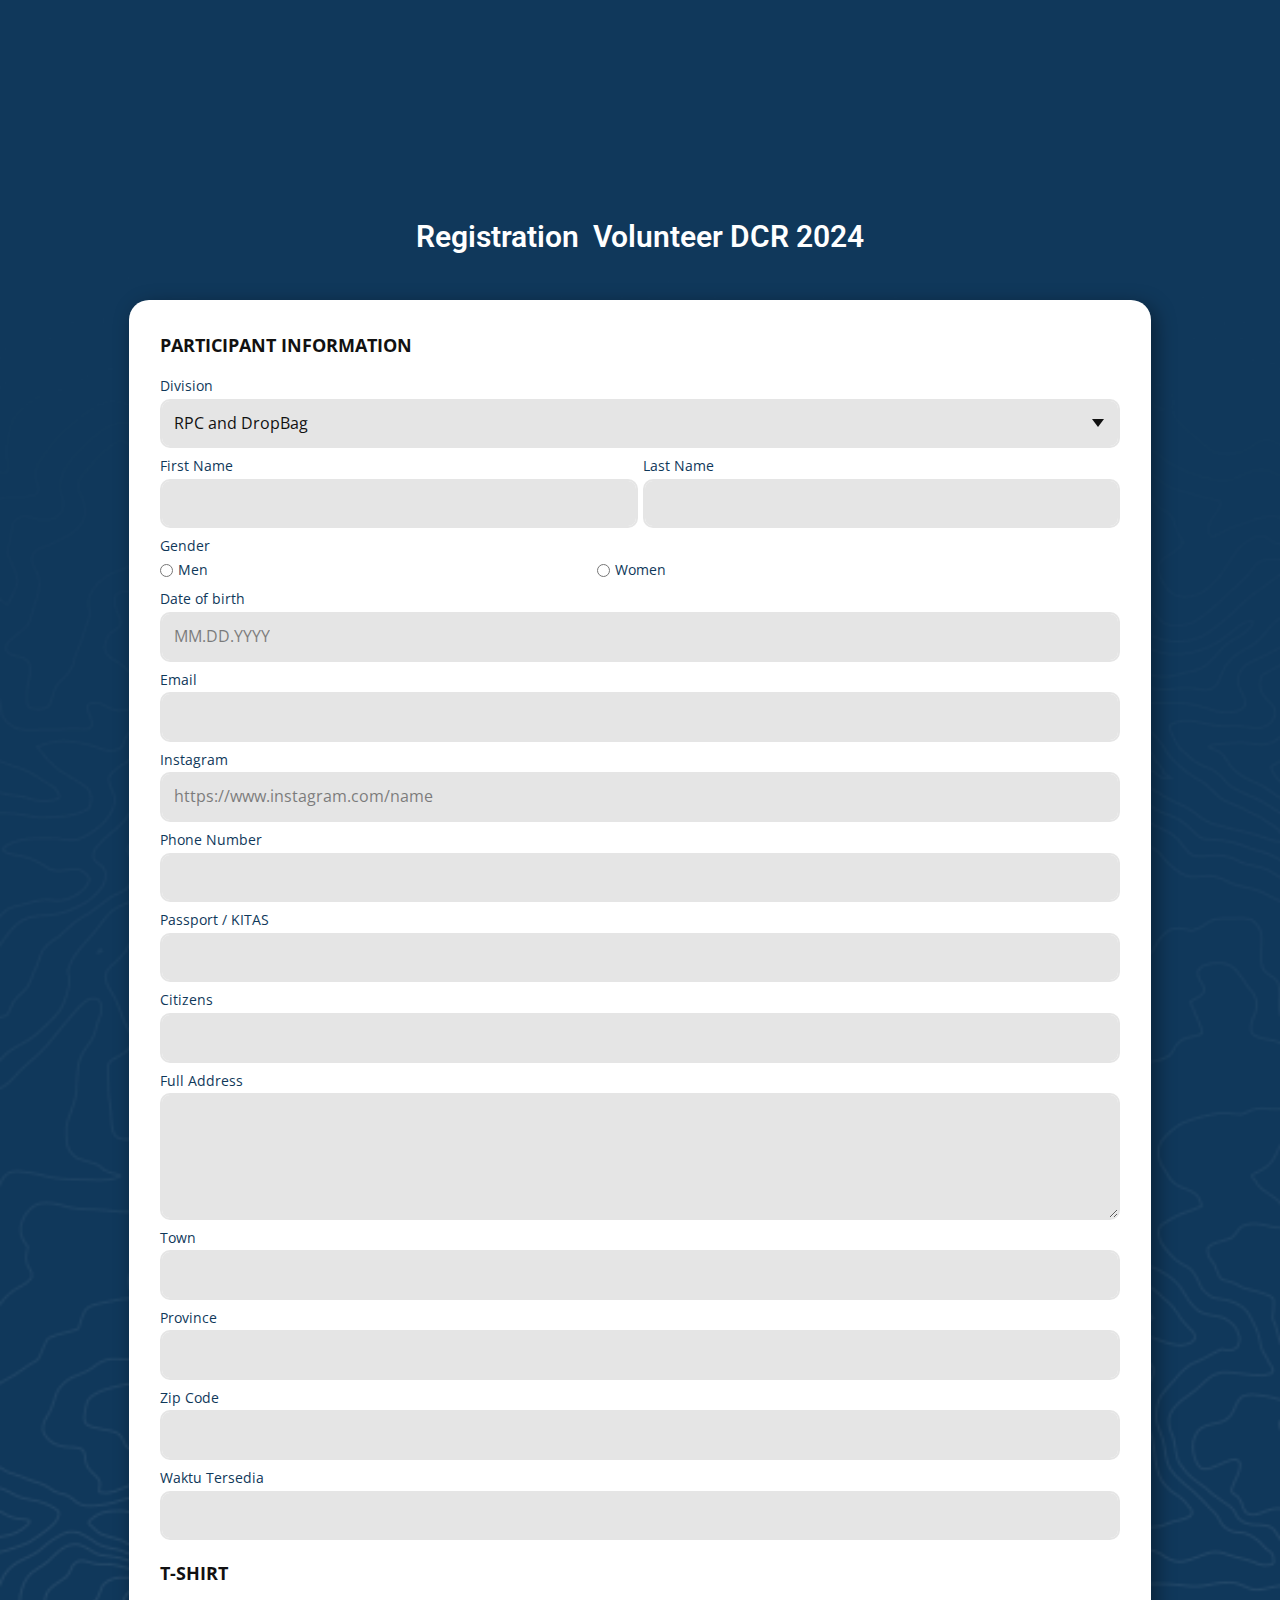
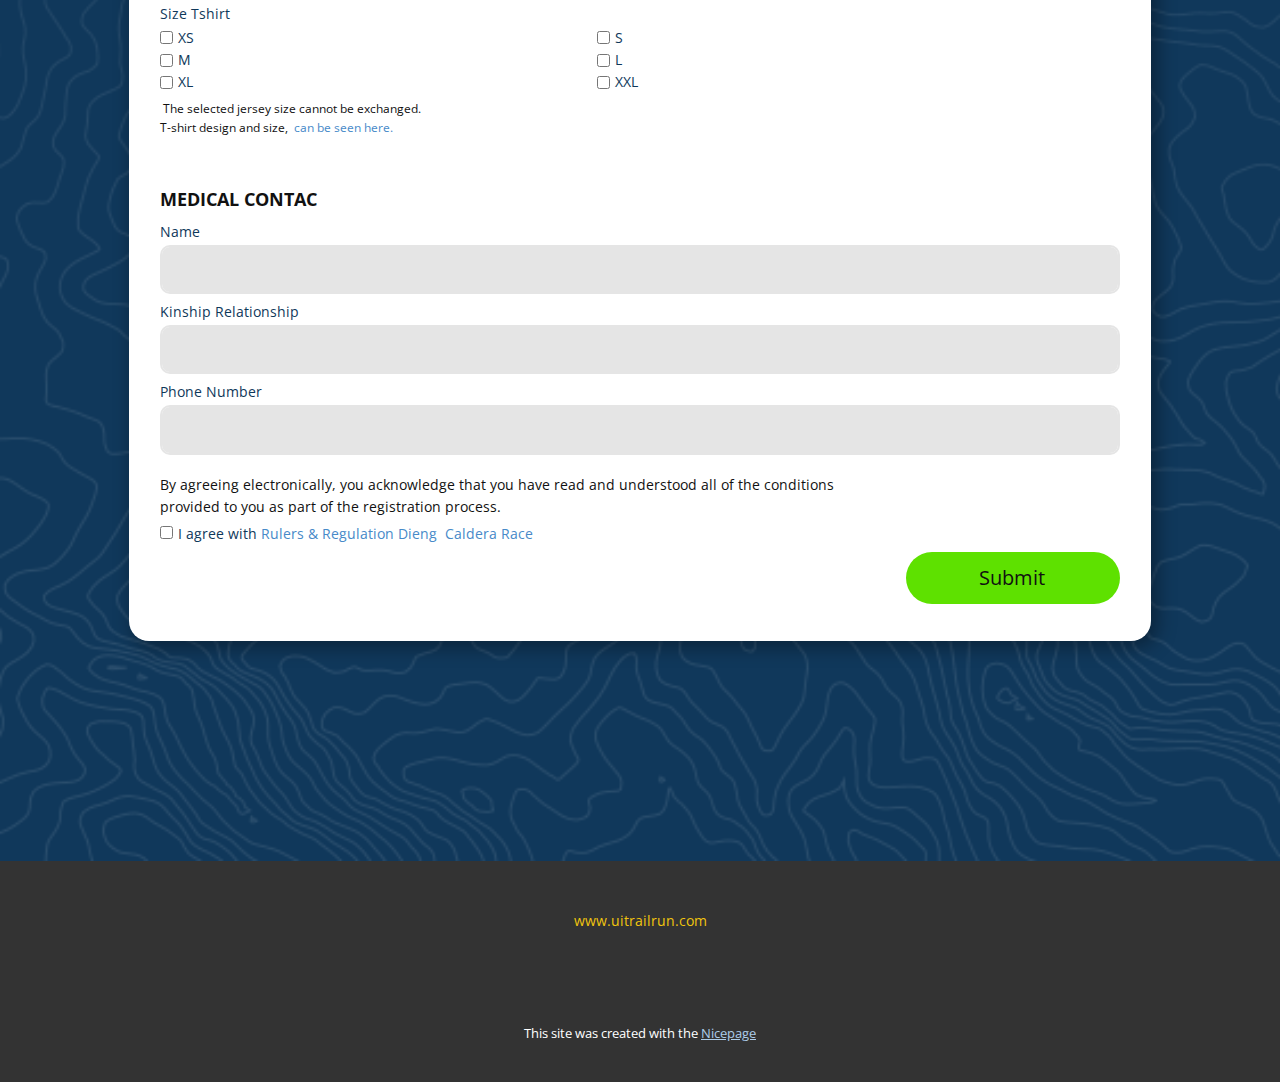
<file: Form.html>
<!DOCTYPE html>
<html style="font-size: 16px;" lang="en"><head>
    <meta name="viewport" content="width=device-width, initial-scale=1.0">
    <meta charset="utf-8">
    <meta name="keywords" content="">
    <meta name="description" content="">
    <title>Form</title>
    <link rel="stylesheet" href="nicepage.css" media="screen">
<link rel="stylesheet" href="Form.css" media="screen">
    <script class="u-script" type="text/javascript" src="jquery.js" defer=""></script>
    <script class="u-script" type="text/javascript" src="nicepage.js" defer=""></script>
    <meta name="generator" content="Nicepage 6.15.2, nicepage.com">
    <meta name="referrer" content="origin">
    <link id="u-theme-google-font" rel="stylesheet" href="https://fonts.googleapis.com/css?family=Roboto:100,100i,300,300i,400,400i,500,500i,700,700i,900,900i|Open+Sans:300,300i,400,400i,500,500i,600,600i,700,700i,800,800i">
    <link id="u-page-google-font" rel="stylesheet" href="https://fonts.googleapis.com/css?family=Oswald:200,300,400,500,600,700">
    
    
    
    <script type="application/ld+json">{
		"@context": "http://schema.org",
		"@type": "Organization",
		"name": "Volunteer"
}</script>
    <meta name="theme-color" content="#478ac9">
    <meta property="og:title" content="Form">
    <meta property="og:description" content="">
    <meta property="og:type" content="website">
  <meta data-intl-tel-input-cdn-path="intlTelInput/"></head>
  <body data-path-to-root="./" data-include-products="false" class="u-body u-xl-mode" data-lang="en">
    <section class="u-align-center u-clearfix u-image u-section-1" id="sec-15a2" data-image-width="1920" data-image-height="1080">
      <div class="u-clearfix u-sheet u-valign-middle u-sheet-1">
        <h2 class="u-align-center u-text u-text-default u-text-white u-text-1">Registration&nbsp; Volunteer DCR 2024</h2>
        <div class="u-form u-radius-20 u-white u-form-1">
          <form action="https://forms.nicepagesrv.com/v2/form/process" class="u-clearfix u-form-spacing-5 u-form-vertical u-inner-form" source="email" name="form" style="padding: 31px;">
            <p class="u-align-left u-form-group u-form-text u-label-top u-text u-text-2"> PARTICIPANT INFORMATION</p>
            <div class="u-border-3 u-border-custom-color-3 u-form-group u-form-line u-label-top u-line u-line-horizontal u-line-1"></div>
            <div class="u-form-group u-form-select u-label-top u-form-group-3">
              <label for="select-eaad" class="u-label u-spacing-100 u-text-custom-color-2 u-label-1">Division</label>
              <div class="u-form-select-wrapper">
                <select id="select-eaad" name="select" class="u-border-2 u-border-grey-10 u-grey-10 u-input u-input-rectangle u-radius-10">
                  <option value="RPC and DropBag" data-calc="">RPC and DropBag</option>
                  <option value="Marshall" data-calc="">Marshall</option>
                  <option value="Water Station" data-calc="">Water Station</option>
                  <option value="Photographer" data-calc="">Photographer</option>
                  <option value="Logistic">Logistic</option>
                  <option value="Marker and Sweeper">Marker and Sweeper</option>
                </select>
                <svg class="u-caret u-caret-svg" version="1.1" id="Layer_1" xmlns="http://www.w3.org/2000/svg" xmlns:xlink="http://www.w3.org/1999/xlink" x="0px" y="0px" width="16px" height="16px" viewBox="0 0 16 16" style="fill:currentColor;" xml:space="preserve"><polygon class="st0" points="8,12 2,4 14,4 "></polygon></svg>
              </div>
            </div>
            <div class="u-form-group u-form-name u-form-partition-factor-2 u-label-top u-form-group-4">
              <label for="name-4c18" class="u-label u-spacing-100 u-text-custom-color-2 u-label-2">First Name</label>
              <input type="text" id="name-4c18" name="name" class="u-border-2 u-border-grey-10 u-grey-10 u-input u-input-rectangle u-radius-10" required="">
            </div>
            <div class="u-form-group u-form-name u-form-partition-factor-2 u-label-top u-form-group-5">
              <label for="name-17e7" class="u-label u-spacing-100 u-text-custom-color-2 u-label-3">Last Name</label>
              <input type="text" id="name-17e7" name="name-5" class="u-border-2 u-border-grey-10 u-grey-10 u-input u-input-rectangle u-radius-10" required="">
            </div>
            <div class="u-form-group u-form-input-layout-horizontal u-form-radiobutton u-label-top">
              <label class="u-label u-spacing-100 u-text-custom-color-2 u-label-4">Gender</label>
              <div class="u-form-radio-button-wrapper">
                <div class="u-input-row">
                  <input type="radio" name="radiobutton" value="Men" required="required" data-calc="" class="u-field-input">
                  <label class="u-block-96cd-34 u-field-label u-spacing-100 u-text-custom-color-2" for="radiobutton" style="width: 403px; font-size: 0.875rem">Men</label>
                </div>
                <div class="u-input-row">
                  <input type="radio" name="radiobutton" value="Women" required="required" data-calc="" class="u-field-input">
                  <label class="u-block-96cd-35 u-field-label u-spacing-100 u-text-custom-color-2" for="radiobutton" style="width: 403px; font-size: 0.875rem">Women</label>
                </div>
              </div>
            </div>
            <div class="u-form-date u-form-group u-label-top u-form-group-7">
              <label for="date-6e4c" class="u-label u-spacing-100 u-text-custom-color-2 u-label-5">Date of birth</label>
              <input type="text" readonly="readonly" placeholder="MM.DD.YYYY" id="date-6e4c" name="date" class="u-border-2 u-border-grey-10 u-grey-10 u-input u-input-rectangle u-radius-10" required="" data-date-format="mm.dd.yyyy">
            </div>
            <div class="u-form-email u-form-group u-label-top u-form-group-8">
              <label for="email-1f78" class="u-label u-spacing-100 u-text-custom-color-2 u-label-6">Email</label>
              <input type="email" id="email-1f78" name="email" class="u-border-2 u-border-grey-10 u-grey-10 u-input u-input-rectangle u-radius-10" required="">
            </div>
            <div class="u-form-group u-form-url u-label-top u-form-group-9">
              <label for="url-8a7b" class="u-label u-spacing-100 u-text-custom-color-2 u-label-7">Instagram</label>
              <input type="url" pattern="^((https?|ftp)://)?[^\s/$.?#]*\.[^\s]*$" id="url-8a7b" name="url" class="u-border-2 u-border-grey-10 u-grey-10 u-input u-input-rectangle u-radius-10" required="" placeholder="https://www.instagram.com/name">
            </div>
            <div class="u-form-group u-form-phone u-label-top u-form-group-10">
              <label for="phone-4692" class="u-label u-spacing-100 u-text-custom-color-2 u-label-8">Phone Number</label>
              <input type="tel" pattern="\+?\d{0,3}[\s\(\-]?([0-9]{2,3})[\s\)\-]?([\s\-]?)([0-9]{3})[\s\-]?([0-9]{2})[\s\-]?([0-9]{2})" id="phone-4692" name="phone" class="u-border-2 u-border-grey-10 u-grey-10 u-input u-input-rectangle u-radius-10" required="">
            </div>
            <div class="u-form-group u-label-top u-form-group-11">
              <label for="text-2933" class="u-label u-spacing-100 u-text-custom-color-2 u-label-9">Passport / KITAS</label>
              <input type="text" id="text-2933" name="text" class="u-border-2 u-border-grey-10 u-grey-10 u-input u-input-rectangle u-radius-10">
            </div>
            <div class="u-form-group u-form-name u-label-top u-form-group-12">
              <label for="name-02b7" class="u-label u-spacing-100 u-text-custom-color-2 u-label-10">Citizens</label>
              <input type="text" id="name-02b7" name="name-1" class="u-border-2 u-border-grey-10 u-grey-10 u-input u-input-rectangle u-radius-10" required="">
            </div>
            <div class="u-form-group u-form-message u-label-top">
              <label for="message-4c18" class="u-label u-spacing-100 u-text-custom-color-2 u-label-11">Full Address</label>
              <textarea rows="4" cols="50" id="message-4c18" name="message" class="u-border-2 u-border-grey-10 u-grey-10 u-input u-input-rectangle u-radius-10" required=""></textarea>
            </div>
            <div class="u-form-group u-form-name u-label-top u-form-group-14">
              <label for="name-9f2d" class="u-label u-spacing-100 u-text-custom-color-2 u-label-12">Town</label>
              <input type="text" id="name-9f2d" name="name-2" class="u-border-2 u-border-grey-10 u-grey-10 u-input u-input-rectangle u-radius-10" required="">
            </div>
            <div class="u-form-group u-form-name u-label-top u-form-group-15">
              <label for="name-ac9d" class="u-label u-spacing-100 u-text-custom-color-2 u-label-13">Province</label>
              <input type="text" id="name-ac9d" name="name-3" class="u-border-2 u-border-grey-10 u-grey-10 u-input u-input-rectangle u-radius-10" required="">
            </div>
            <div class="u-form-group u-label-top u-form-group-16">
              <label for="text-84b6" class="u-label u-spacing-100 u-text-custom-color-2 u-label-14">Zip Code</label>
              <input type="text" placeholder="" id="text-84b6" name="text-1" class="u-border-2 u-border-grey-10 u-grey-10 u-input u-input-rectangle u-radius-10">
            </div>
            <div class="u-form-group u-label-top u-form-group-17">
              <label for="text-572a" class="u-label u-spacing-100 u-text-custom-color-2 u-label-15">Waktu Tersedia</label>
              <input type="text" placeholder="" id="text-572a" name="text-2" class="u-border-2 u-border-grey-10 u-grey-10 u-input u-input-rectangle u-radius-10">
            </div>
            <div class="u-border-9 u-border-white u-form-group u-form-line u-label-top u-line u-line-horizontal u-line-2"></div>
            <p class="u-align-left u-form-group u-form-text u-label-top u-text u-text-3"> T-SHIRT</p>
            <div class="u-border-3 u-border-custom-color-3 u-form-group u-form-line u-label-top u-line u-line-horizontal u-line-3"></div>
            <div class="u-form-checkbox-group u-form-group u-form-input-layout-horizontal u-label-top u-form-group-21">
              <label class="u-label u-spacing-100 u-text-custom-color-2 u-label-16">Size Tshirt</label>
              <div class="u-form-checkbox-group-wrapper">
                <div class="u-input-row">
                  <input id="field-0421" type="checkbox" value="XS" name="checkbox[]" data-calc="" class="u-field-input">
                  <label class="u-block-96cd-78 u-field-label u-spacing-100 u-text-custom-color-2" for="field-0421" style="width: 403px; font-size: 0.875rem">XS</label>
                </div>
                <div class="u-input-row">
                  <input id="field-b950" type="checkbox" value="S" name="checkbox[]" data-calc="" class="u-field-input">
                  <label class="u-block-96cd-79 u-field-label u-spacing-100 u-text-custom-color-2" for="field-b950" style="width: 403px; font-size: 0.875rem">S</label>
                </div>
                <div class="u-input-row">
                  <input id="field-5a22" type="checkbox" value="M" name="checkbox[]" data-calc="" class="u-field-input">
                  <label class="u-block-96cd-80 u-field-label u-spacing-100 u-text-custom-color-2" for="field-5a22" style="width: 403px; font-size: 0.875rem">M</label>
                </div>
                <div class="u-input-row">
                  <input id="field-35af" type="checkbox" value="L" name="checkbox[]" data-calc="" class="u-field-input">
                  <label class="u-block-96cd-81 u-field-label u-spacing-100 u-text-custom-color-2" for="field-35af" style="width: 403px; font-size: 0.875rem">L</label>
                </div>
                <div class="u-input-row">
                  <input id="field-e98b" type="checkbox" value="XL" name="checkbox[]" data-calc="" class="u-field-input">
                  <label class="u-block-96cd-82 u-field-label u-spacing-100 u-text-custom-color-2" for="field-e98b" style="width: 403px; font-size: 0.875rem">XL</label>
                </div>
                <div class="u-input-row">
                  <input id="field-6ad4" type="checkbox" value="XXL" name="checkbox[]" data-calc="" class="u-field-input">
                  <label class="u-block-96cd-83 u-field-label u-spacing-100 u-text-custom-color-2" for="field-6ad4" style="width: 403px; font-size: 0.875rem">XXL</label>
                </div>
              </div>
            </div>
            <p class="u-align-left u-form-group u-form-text u-label-top u-text u-text-4"> &nbsp;​​The selected jersey size cannot be exchanged. <br>T-shirt design and size,&nbsp;&nbsp;<a href="#" class="u-active-none u-border-none u-btn u-button-link u-button-style u-hover-none u-none u-text-palette-1-base u-btn-1">can be seen here.</a>
              <br>
            </p>
            <div class="u-border-3 u-border-custom-color-3 u-form-group u-form-line u-label-top u-line u-line-horizontal u-line-4"></div>
            <p class="u-form-group u-form-text u-label-top u-text u-text-5"> MEDICAL CONTAC</p>
            <div class="u-form-group u-form-name u-label-top u-form-group-25">
              <label for="name-9f1e" class="u-label u-spacing-100 u-text-custom-color-2 u-label-17">Name</label>
              <input type="text" id="name-9f1e" name="name-4" class="u-border-2 u-border-grey-10 u-grey-10 u-input u-input-rectangle u-radius-10">
            </div>
            <div class="u-form-group u-label-top u-form-group-26">
              <label for="text-fac6" class="u-label u-spacing-100 u-text-custom-color-2 u-label-18">Kinship Relationship</label>
              <input type="text" placeholder="" id="text-fac6" name="text-8" class="u-border-2 u-border-grey-10 u-grey-10 u-input u-input-rectangle u-radius-10">
            </div>
            <div class="u-form-group u-form-phone u-label-top u-form-group-27">
              <label for="phone-815b" class="u-label u-spacing-100 u-text-custom-color-2 u-label-19">Phone Number</label>
              <input type="tel" pattern="\+?\d{0,3}[\s\(\-]?([0-9]{2,3})[\s\)\-]?([\s\-]?)([0-9]{3})[\s\-]?([0-9]{2})[\s\-]?([0-9]{2})" id="phone-815b" name="phone-1" class="u-border-2 u-border-grey-10 u-grey-10 u-input u-input-rectangle u-radius-10" required="">
            </div>
            <div class="u-border-9 u-border-white u-form-group u-form-line u-label-top u-line u-line-horizontal u-line-5"></div>
            <p class="u-align-left u-form-group u-form-text u-label-top u-text u-text-6"> By agreeing electronically, you acknowledge that you have read and understood all of the conditions<br>provided to you as part of the registration process.
            </p>
            <div class="u-form-agree u-form-group u-label-top u-form-group-30">
              <label class="u-block-96cd-151 u-field-label" style=""></label>
              <input type="checkbox" id="agree-a472" name="agree" class="u-agree-checkbox u-field-input" required="">
              <label for="agree-a472" class="u-agree-label u-block-96cd-22 u-field-label u-spacing-100 u-text-custom-color-2" style="width: 403px; font-size: 0.875rem"> I agree with <a href="#" class="u-active-none u-border-none u-btn u-button-style u-hover-none u-none u-text-palette-1-base u-btn-2">Rulers &amp; Regulation Dieng&nbsp; Caldera Race</a>
              </label>
            </div>
            <div class="u-align-right u-form-group u-form-submit u-label-top">
              <input type="submit" value="submit" class="u-form-control-hidden">
              <a href="#" class="u-active-palette-3-base u-border-active-palette-3-base u-border-hover-palette-3-base u-border-none u-btn u-btn-round u-btn-submit u-button-style u-custom-color-1 u-hover-palette-3-base u-radius-50 u-btn-3">Submit<br>
              </a>
            </div>
            <div class="u-form-send-message u-form-send-success"> Thank you! Your message has been sent. </div>
            <div class="u-form-send-error u-form-send-message"> Unable to send your message. Please fix errors then try again. </div>
            <input type="hidden" value="" name="recaptchaResponse">
            <input type="hidden" name="formServices" value="27735509-67bd-14a2-c462-7af3953f68e4">
          </form>
        </div>
      </div>
    </section>
    
    
    
    <footer class="u-align-center u-clearfix u-footer u-grey-80 u-footer" id="sec-4635"><div class="u-clearfix u-sheet u-sheet-1">
        <p class="u-small-text u-text u-text-variant u-text-1">
          <a class="u-active-none u-border-none u-btn u-button-link u-button-style u-hover-none u-none u-text-palette-3-base u-btn-1" data-href="#">www.uitrailrun.com</a>
        </p>
      </div></footer>
    <section class="u-backlink u-clearfix u-grey-80">
      <p class="u-text">
        <span>This site was created with the </span>
        <a class="u-link" href="https://nicepage.com/" target="_blank" rel="nofollow">
          <span>Nicepage</span>
        </a>
      </p>
    </section>
  
</body></html>
</file>
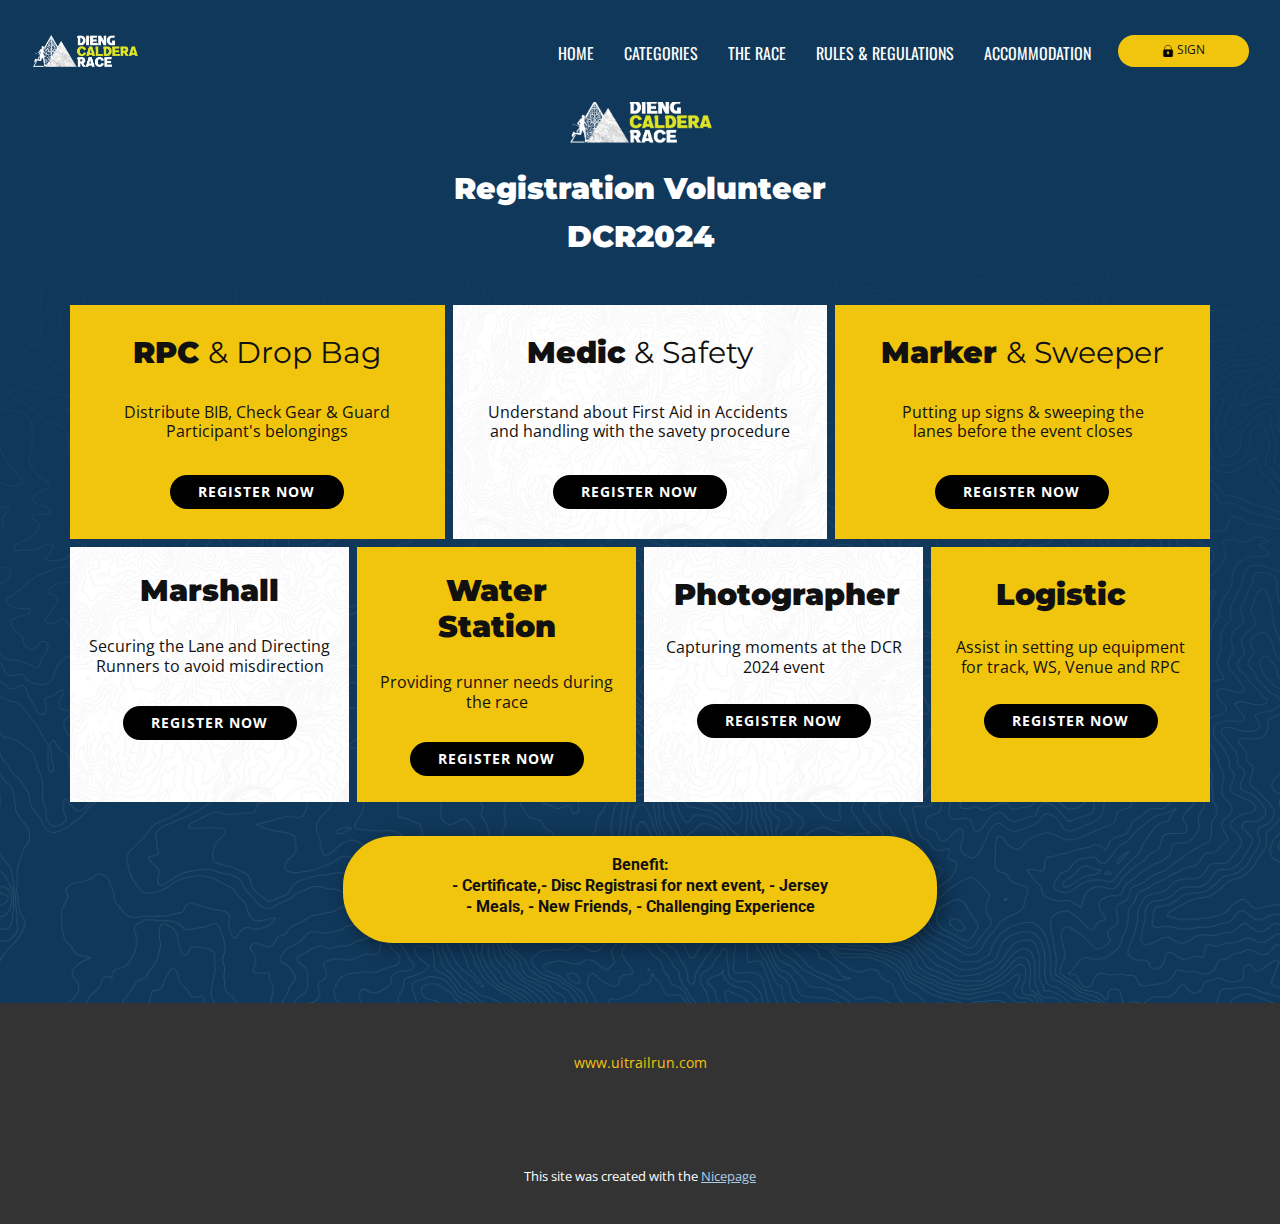
<file: Page-1.html>
<!DOCTYPE html>
<html style="font-size: 16px;" lang="en"><head>
    <meta name="viewport" content="width=device-width, initial-scale=1.0">
    <meta charset="utf-8">
    <meta name="keywords" content="">
    <meta name="description" content="">
    <title>Page 1</title>
    <link rel="stylesheet" href="nicepage.css" media="screen">
<link rel="stylesheet" href="Page-1.css" media="screen">
    <script class="u-script" type="text/javascript" src="jquery.js" defer=""></script>
    <script class="u-script" type="text/javascript" src="nicepage.js" defer=""></script>
    <meta name="generator" content="Nicepage 6.15.2, nicepage.com">
    <link id="u-theme-google-font" rel="stylesheet" href="https://fonts.googleapis.com/css?family=Roboto:100,100i,300,300i,400,400i,500,500i,700,700i,900,900i|Open+Sans:300,300i,400,400i,500,500i,600,600i,700,700i,800,800i">
    <link id="u-page-google-font" rel="stylesheet" href="https://fonts.googleapis.com/css?family=Montserrat:100,100i,200,200i,300,300i,400,400i,500,500i,600,600i,700,700i,800,800i,900,900i|Oswald:200,300,400,500,600,700">
    
    
    
    <script type="application/ld+json">{
		"@context": "http://schema.org",
		"@type": "Organization",
		"name": "Volunteer",
		"logo": "images/LOGODCR-WHITE-02.png"
}</script>
    <meta name="theme-color" content="#478ac9">
    <meta property="og:title" content="Page 1">
    <meta property="og:description" content="">
    <meta property="og:type" content="website">
  <meta data-intl-tel-input-cdn-path="intlTelInput/"></head>
  <body data-path-to-root="./" data-include-products="false" class="u-body u-overlap u-xl-mode" data-lang="en"><header class="u-black u-header u-sticky u-sticky-20a7 u-valign-middle-md u-valign-middle-sm u-valign-middle-xs u-header" id="sec-2c79" data-animation-name="" data-animation-duration="0" data-animation-delay="0" data-animation-direction=""><div class="data-layout-selected u-clearfix u-expanded-width u-layout-wrap u-layout-wrap-1">
        <div class="u-gutter-0 u-layout">
          <div class="u-layout-row">
            <div class="u-container-style u-custom-color-2 u-layout-cell u-size-60 u-layout-cell-1">
              <div class="u-container-layout u-container-layout-1">
                <a href="#" class="u-border-none u-btn u-btn-round u-button-style u-hover-palette-4-base u-palette-3-base u-radius u-btn-1"><span class="u-file-icon u-icon"><img src="images/150005.png" alt=""></span>&nbsp;SIGN
                </a>
                <a href="#" class="u-image u-logo u-image-1" data-image-width="1596" data-image-height="544">
                  <img src="images/LOGODCR-WHITE-02.png" class="u-logo-image u-logo-image-1" data-image-width="80">
                </a>
                <nav data-position="" class="u-align-center u-menu u-menu-dropdown u-offcanvas u-menu-1" data-responsive-from="XS">
                  <div class="menu-collapse u-custom-font u-font-oswald" style="font-size: 0.625rem; letter-spacing: 0px; font-weight: 700;">
                    <a class="u-button-style u-custom-active-border-color u-custom-border u-custom-border-color u-custom-borders u-custom-hover-border-color u-custom-left-right-menu-spacing u-custom-padding-bottom u-custom-text-active-color u-custom-text-color u-custom-text-hover-color u-custom-top-bottom-menu-spacing u-nav-link u-text-white" href="#" style="padding: 5px 21px; font-size: calc(1em + 9.5px);">
                      <svg class="u-svg-link" viewBox="0 0 24 24"><use xlink:href="#menu-hamburger"></use></svg>
                      <svg class="u-svg-content" version="1.1" id="menu-hamburger" viewBox="0 0 16 16" x="0px" y="0px" xmlns:xlink="http://www.w3.org/1999/xlink" xmlns="http://www.w3.org/2000/svg"><g><rect y="1" width="16" height="2"></rect><rect y="7" width="16" height="2"></rect><rect y="13" width="16" height="2"></rect>
</g></svg>
                    </a>
                  </div>
                  <div class="u-custom-menu u-nav-container">
                    <ul class="u-custom-font u-font-oswald u-nav u-spacing-20 u-unstyled u-nav-1"><li class="u-nav-item"><a class="u-button-style u-nav-link u-text-active-custom-color-4 u-text-hover-palette-3-base u-text-white" href="#" style="padding: 10px 5px;">HOME</a>
</li><li class="u-nav-item"><a class="u-button-style u-nav-link u-text-active-custom-color-4 u-text-hover-palette-3-base u-text-white" style="padding: 10px 5px;">CATEGORIES</a><div class="u-nav-popup"><ul class="u-border-1 u-border-grey-30 u-h-spacing-20 u-nav u-unstyled u-v-spacing-9 u-nav-2"><li class="u-nav-item"><a class="u-button-style u-nav-link u-text-black u-white" href="#">10 KM</a>
</li><li class="u-nav-item"><a class="u-button-style u-nav-link u-text-black u-white" href="#">21 KM</a>
</li><li class="u-nav-item"><a class="u-button-style u-nav-link u-text-black u-white" href="#">42 KM</a>
</li><li class="u-nav-item"><a class="u-button-style u-nav-link u-text-black u-white" href="#">75 KM</a>
</li></ul>
</div>
</li><li class="u-nav-item"><a class="u-button-style u-nav-link u-text-active-custom-color-4 u-text-hover-palette-3-base u-text-white" style="padding: 10px 5px;">THE RACE</a><div class="u-nav-popup"><ul class="u-border-1 u-border-grey-30 u-h-spacing-20 u-nav u-unstyled u-v-spacing-9 u-nav-3"><li class="u-nav-item"><a class="u-button-style u-nav-link u-text-black u-white" href="#">ENTRY LIST</a>
</li><li class="u-nav-item"><a class="u-button-style u-nav-link u-text-black u-white" href="#">RESULT</a><div class="u-nav-popup"><ul class="u-border-1 u-border-grey-30 u-h-spacing-20 u-nav u-unstyled u-v-spacing-9 u-nav-4"><li class="u-nav-item"><a class="u-button-style u-nav-link u-text-black u-white">DDTRS 2023</a>
</li><li class="u-nav-item"><a class="u-button-style u-nav-link u-text-black u-white">DCR 2024</a>
</li></ul>
</div>
</li></ul>
</div>
</li><li class="u-nav-item"><a class="u-button-style u-nav-link u-text-active-custom-color-4 u-text-hover-palette-3-base u-text-white" href="#" style="padding: 10px 5px;">RULES &amp; REGULATIONS</a>
</li><li class="u-nav-item"><a class="u-button-style u-nav-link u-text-active-custom-color-4 u-text-hover-palette-3-base u-text-white" style="padding: 10px 6px 10px 5px;">ACCOMMODATION</a><div class="u-nav-popup"><ul class="u-border-1 u-border-grey-30 u-h-spacing-20 u-nav u-unstyled u-v-spacing-9 u-nav-5"><li class="u-nav-item"><a class="u-button-style u-nav-link u-text-black u-white">LODGING RENT</a>
</li><li class="u-nav-item"><a class="u-button-style u-nav-link u-text-black u-white">SHUTTLE BUS</a>
</li></ul>
</div>
</li></ul>
                  </div>
                  <div class="u-custom-menu u-nav-container-collapse">
                    <div class="u-black u-container-style u-inner-container-layout u-opacity u-opacity-95 u-sidenav">
                      <div class="u-inner-container-layout u-sidenav-overflow">
                        <div class="u-menu-close"></div>
                        <ul class="u-align-center-lg u-align-center-md u-align-center-sm u-align-center-xl u-align-left-xs u-nav u-popupmenu-items u-unstyled u-nav-6"><li class="u-nav-item"><a class="u-button-style u-nav-link" href="#">HOME</a>
</li><li class="u-nav-item"><a class="u-button-style u-nav-link">CATEGORIES</a><div class="u-nav-popup"><ul class="u-border-1 u-border-grey-30 u-h-spacing-20 u-nav u-unstyled u-v-spacing-9 u-nav-7"><li class="u-nav-item"><a class="u-button-style u-nav-link u-text-black" href="#">10 KM</a>
</li><li class="u-nav-item"><a class="u-button-style u-nav-link u-text-black" href="#">21 KM</a>
</li><li class="u-nav-item"><a class="u-button-style u-nav-link u-text-black" href="#">42 KM</a>
</li><li class="u-nav-item"><a class="u-button-style u-nav-link u-text-black" href="#">75 KM</a>
</li></ul>
</div>
</li><li class="u-nav-item"><a class="u-button-style u-nav-link">THE RACE</a><div class="u-nav-popup"><ul class="u-border-1 u-border-grey-30 u-h-spacing-20 u-nav u-unstyled u-v-spacing-9 u-nav-8"><li class="u-nav-item"><a class="u-button-style u-nav-link u-text-black" href="#">ENTRY LIST</a>
</li><li class="u-nav-item"><a class="u-button-style u-nav-link u-text-black" href="#">RESULT</a><div class="u-nav-popup"><ul class="u-border-1 u-border-grey-30 u-h-spacing-20 u-nav u-unstyled u-v-spacing-9 u-nav-9"><li class="u-nav-item"><a class="u-button-style u-nav-link u-text-black">DDTRS 2023</a>
</li><li class="u-nav-item"><a class="u-button-style u-nav-link u-text-black">DCR 2024</a>
</li></ul>
</div>
</li></ul>
</div>
</li><li class="u-nav-item"><a class="u-button-style u-nav-link" href="#">RULES &amp; REGULATIONS</a>
</li><li class="u-nav-item"><a class="u-button-style u-nav-link">ACCOMMODATION</a><div class="u-nav-popup"><ul class="u-border-1 u-border-grey-30 u-h-spacing-20 u-nav u-unstyled u-v-spacing-9 u-nav-10"><li class="u-nav-item"><a class="u-button-style u-nav-link u-text-black">LODGING RENT</a>
</li><li class="u-nav-item"><a class="u-button-style u-nav-link u-text-black">SHUTTLE BUS</a>
</li></ul>
</div>
</li></ul>
                      </div>
                    </div>
                    <div class="u-black u-menu-overlay u-opacity u-opacity-70"></div>
                  </div>
                </nav>
              </div>
            </div>
          </div>
        </div>
      </div></header>
    <section class="u-clearfix u-image u-section-1" id="sec-7dd7" data-image-width="1920" data-image-height="1080">
      <div class="u-clearfix u-sheet u-sheet-1">
        <p class="u-align-center u-custom-font u-font-montserrat u-text u-text-default u-text-white u-text-1">Registration Volunteer <span style="font-weight: 800;">
            <span style="font-weight: 800;"></span>
          </span>DCR2024
        </p>
        <div class="u-align-center u-clearfix u-group-elements u-group-elements-1">
          <img class="custom-expanded u-align-center u-image u-image-default u-image-1" src="images/LOGODCR-WHITE-02.png" alt="" data-image-width="1596" data-image-height="544">
          <p class="u-align-center u-custom-font u-font-montserrat u-text u-text-white u-text-2">Registration Volunteer <span style="font-weight: 800;">
              <span style="font-weight: 800;"></span>
            </span>DCR2024
          </p>
        </div>
        <div class="data-layout-selected u-clearfix u-expanded-width u-gutter-8 u-layout-wrap u-layout-wrap-1">
          <div class="u-layout">
            <div class="u-layout-col">
              <div class="u-size-30">
                <div class="u-layout-row">
                  <div class="u-container-style u-layout-cell u-palette-3-base u-size-20 u-layout-cell-1">
                    <div class="u-container-layout u-valign-bottom-md u-valign-bottom-sm u-valign-bottom-xs u-container-layout-1">
                      <h3 class="u-align-center u-custom-font u-font-montserrat u-text u-text-default-xl u-text-3">RPC <span style="font-weight: 400;">&amp;&nbsp;</span>
                        <span style="font-weight: 400;">Drop Bag</span>
                      </h3>
                      <p class="u-align-center u-text u-text-4">D​istribute BIB, Check Gear &amp; Guard Participant's belongings</p>
                      <a href="#" class="u-black u-border-active-palette-2-base u-border-hover-palette-2-base u-border-none u-btn u-btn-round u-button-style u-hover-palette-2-base u-radius u-btn-1">Register now</a>
                    </div>
                  </div>
                  <div class="u-container-style u-image u-layout-cell u-size-20 u-image-2" data-image-width="1920" data-image-height="1080">
                    <div class="u-container-layout u-container-layout-2">
                      <h3 class="u-align-center u-custom-font u-font-montserrat u-text u-text-5">Medic <span style="font-weight: 400;">&amp;&nbsp;Safety</span>
                      </h3>
                      <p class="u-align-center u-text u-text-6"> Understand about First Aid in Accidents&nbsp;<br>and handling with the savety procedure
                      </p>
                      <a href="#" class="u-align-center-lg u-align-center-md u-align-center-sm u-align-center-xs u-black u-border-active-palette-2-base u-border-hover-palette-2-base u-border-none u-btn u-btn-round u-button-style u-hover-palette-2-base u-radius u-btn-2">Register now</a>
                    </div>
                  </div>
                  <div class="cell-temp-clone u-container-style u-layout-cell u-palette-3-base u-size-20 u-layout-cell-3">
                    <div class="u-container-layout u-valign-bottom-md u-valign-bottom-sm u-valign-bottom-xs u-container-layout-3">
                      <h3 class="u-align-center u-custom-font u-font-montserrat u-text u-text-default-xl u-text-7">Marker <span style="font-weight: 400;">&amp; Sweeper</span>
                      </h3>
                      <p class="u-align-center u-text u-text-8"> Putting up signs &amp; sweeping the lanes before the event closes</p>
                      <a href="#" class="u-align-center-lg u-align-center-md u-align-center-sm u-align-center-xs u-black u-border-active-palette-2-base u-border-hover-palette-2-base u-border-none u-btn u-btn-round u-button-style u-hover-palette-2-base u-radius u-btn-3">Register now</a>
                    </div>
                  </div>
                </div>
              </div>
              <div class="u-size-30">
                <div class="u-layout-row">
                  <div class="u-container-style u-image u-layout-cell u-size-15 u-image-3" data-image-width="1920" data-image-height="1080">
                    <div class="u-container-layout u-container-layout-4">
                      <h3 class="u-align-center u-custom-font u-font-montserrat u-text u-text-default u-text-9">Marshall</h3>
                      <p class="u-align-center u-text u-text-10"> Securing the Lane and Directing Runners to avoid misdirection</p>
                      <a href="#" class="u-align-center-md u-align-center-sm u-align-center-xs u-black u-border-active-palette-2-base u-border-hover-palette-2-base u-border-none u-btn u-btn-round u-button-style u-hover-palette-2-base u-radius u-btn-4">Register now</a>
                    </div>
                  </div>
                  <div class="u-container-style u-layout-cell u-palette-3-base u-size-15 u-layout-cell-5">
                    <div class="u-container-layout u-container-layout-5">
                      <h3 class="u-align-center u-custom-font u-font-montserrat u-text u-text-default-xl u-text-11">Water Station </h3>
                      <p class="u-align-center u-text u-text-12"> Providing runner needs during the race</p>
                      <a href="#" class="u-align-center-md u-align-center-sm u-align-center-xs u-black u-border-active-palette-2-base u-border-hover-palette-2-base u-border-none u-btn u-btn-round u-button-style u-hover-palette-2-base u-radius u-btn-5">Register now</a>
                    </div>
                  </div>
                  <div class="u-container-style u-image u-layout-cell u-size-15 u-image-4" data-image-width="1920" data-image-height="1080">
                    <div class="u-container-layout u-container-layout-6">
                      <h3 class="u-align-center u-custom-font u-font-montserrat u-text u-text-default-xl u-text-13">Photographer</h3>
                      <p class="u-align-center u-text u-text-14"> Capturing moments at the&nbsp;DCR 2024 event</p>
                      <a href="#" class="u-align-center-lg u-align-center-md u-align-center-sm u-align-center-xs u-black u-border-active-palette-2-base u-border-hover-palette-2-base u-border-none u-btn u-btn-round u-button-style u-hover-palette-2-base u-radius u-btn-6">Register now</a>
                    </div>
                  </div>
                  <div class="cell-temp-clone u-container-style u-layout-cell u-palette-3-base u-size-15 u-layout-cell-7">
                    <div class="u-container-layout u-container-layout-7">
                      <h3 class="u-align-center u-custom-font u-font-montserrat u-text u-text-default u-text-15"> Logistic</h3>
                      <p class="u-align-center u-text u-text-16"> Assist in setting up equipment for track, WS, Venue and RPC</p>
                      <a href="#" class="u-align-center u-black u-border-active-palette-2-base u-border-hover-palette-2-base u-border-none u-btn u-btn-round u-button-style u-hover-palette-2-base u-radius u-btn-7">Register now</a>
                    </div>
                  </div>
                </div>
              </div>
            </div>
          </div>
        </div>
        <div class="u-container-align-center u-container-style u-expanded-width-xs u-group u-palette-3-base u-radius u-shape-round u-group-1">
          <div class="u-container-layout u-container-layout-8">
            <h2 class="u-align-center u-text u-text-17"> Bene​​fit:<br>- Certificate,- Disc Registrasi for next event, - Jersey<br>- Meals, - New Friends, - Challenging Experience
            </h2>
          </div>
        </div>
      </div>
    </section>
    
    
    
    <footer class="u-align-center u-clearfix u-footer u-grey-80 u-footer" id="sec-4635"><div class="u-clearfix u-sheet u-sheet-1">
        <p class="u-small-text u-text u-text-variant u-text-1">
          <a class="u-active-none u-border-none u-btn u-button-link u-button-style u-hover-none u-none u-text-palette-3-base u-btn-1" data-href="#">www.uitrailrun.com</a>
        </p>
      </div></footer>
    <section class="u-backlink u-clearfix u-grey-80">
      <p class="u-text">
        <span>This site was created with the </span>
        <a class="u-link" href="https://nicepage.com/" target="_blank" rel="nofollow">
          <span>Nicepage</span>
        </a>
      </p>
    </section>
  
</body></html>
</file>
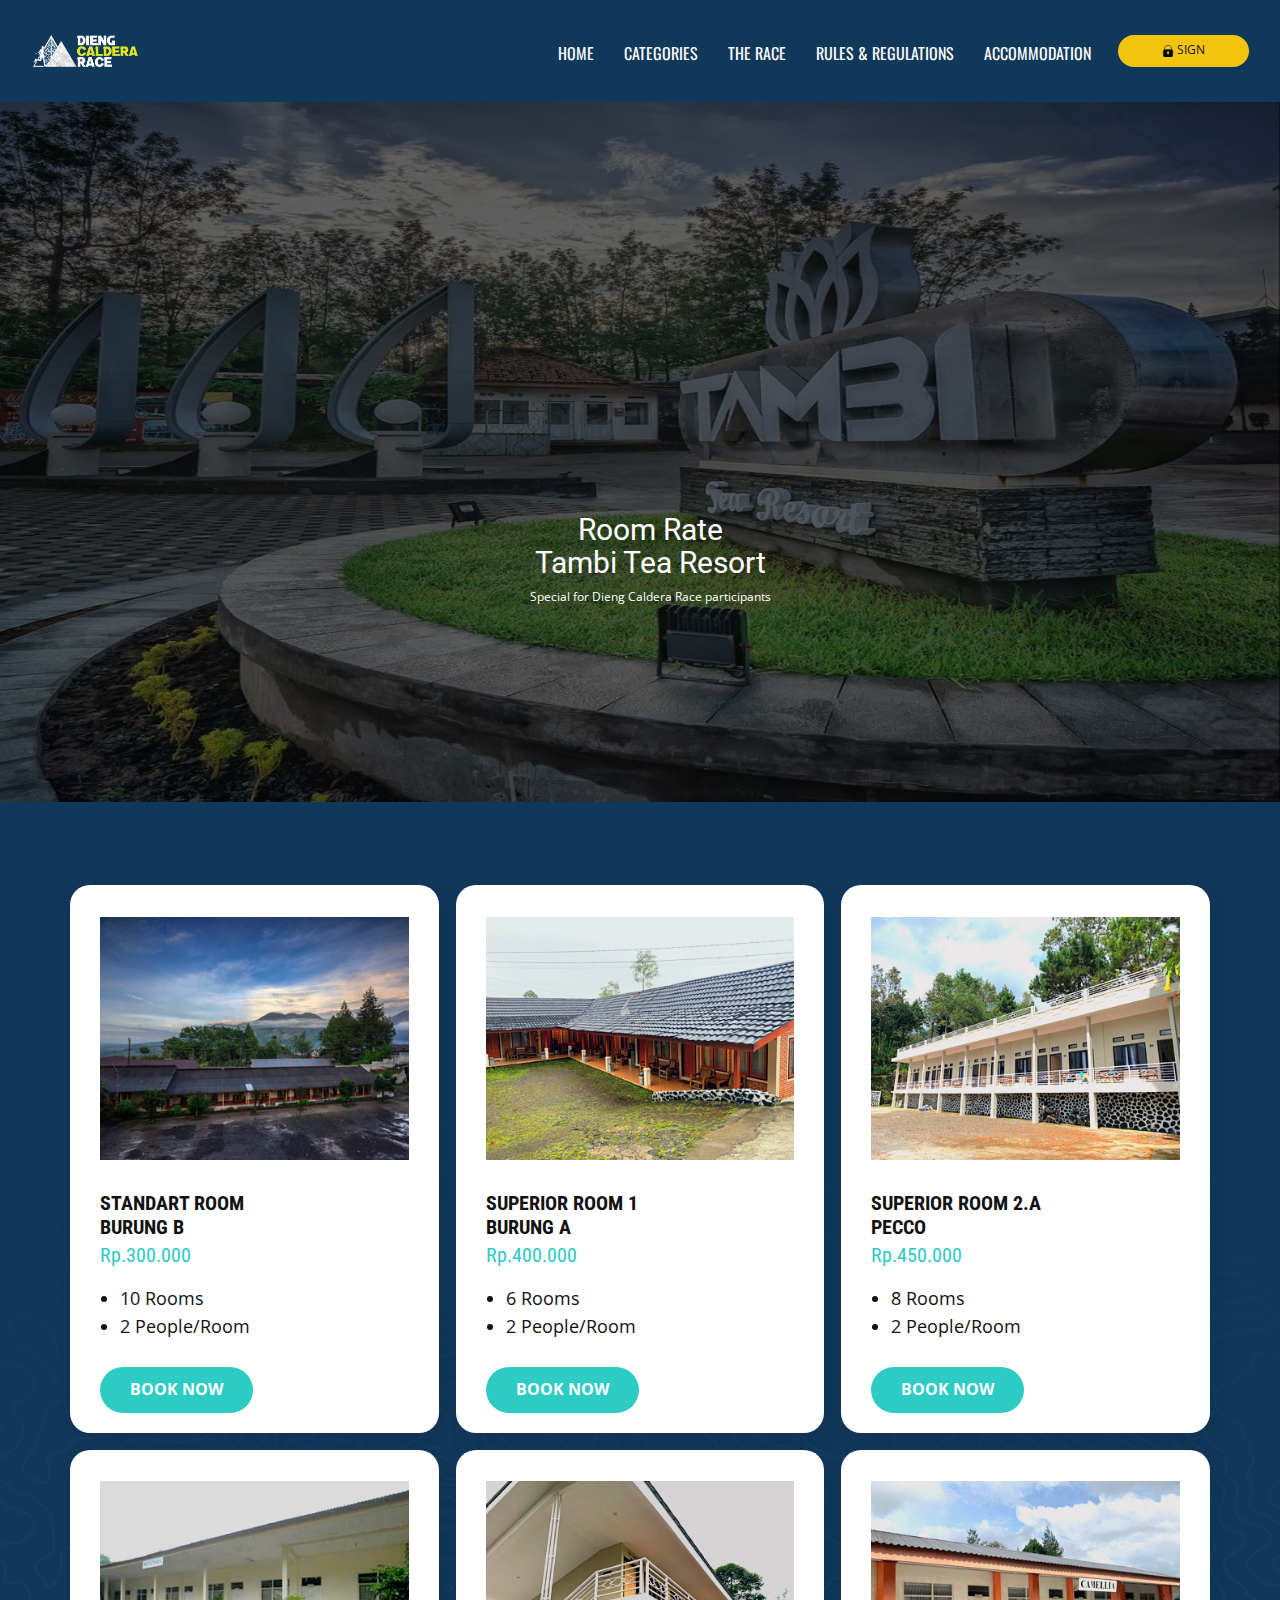
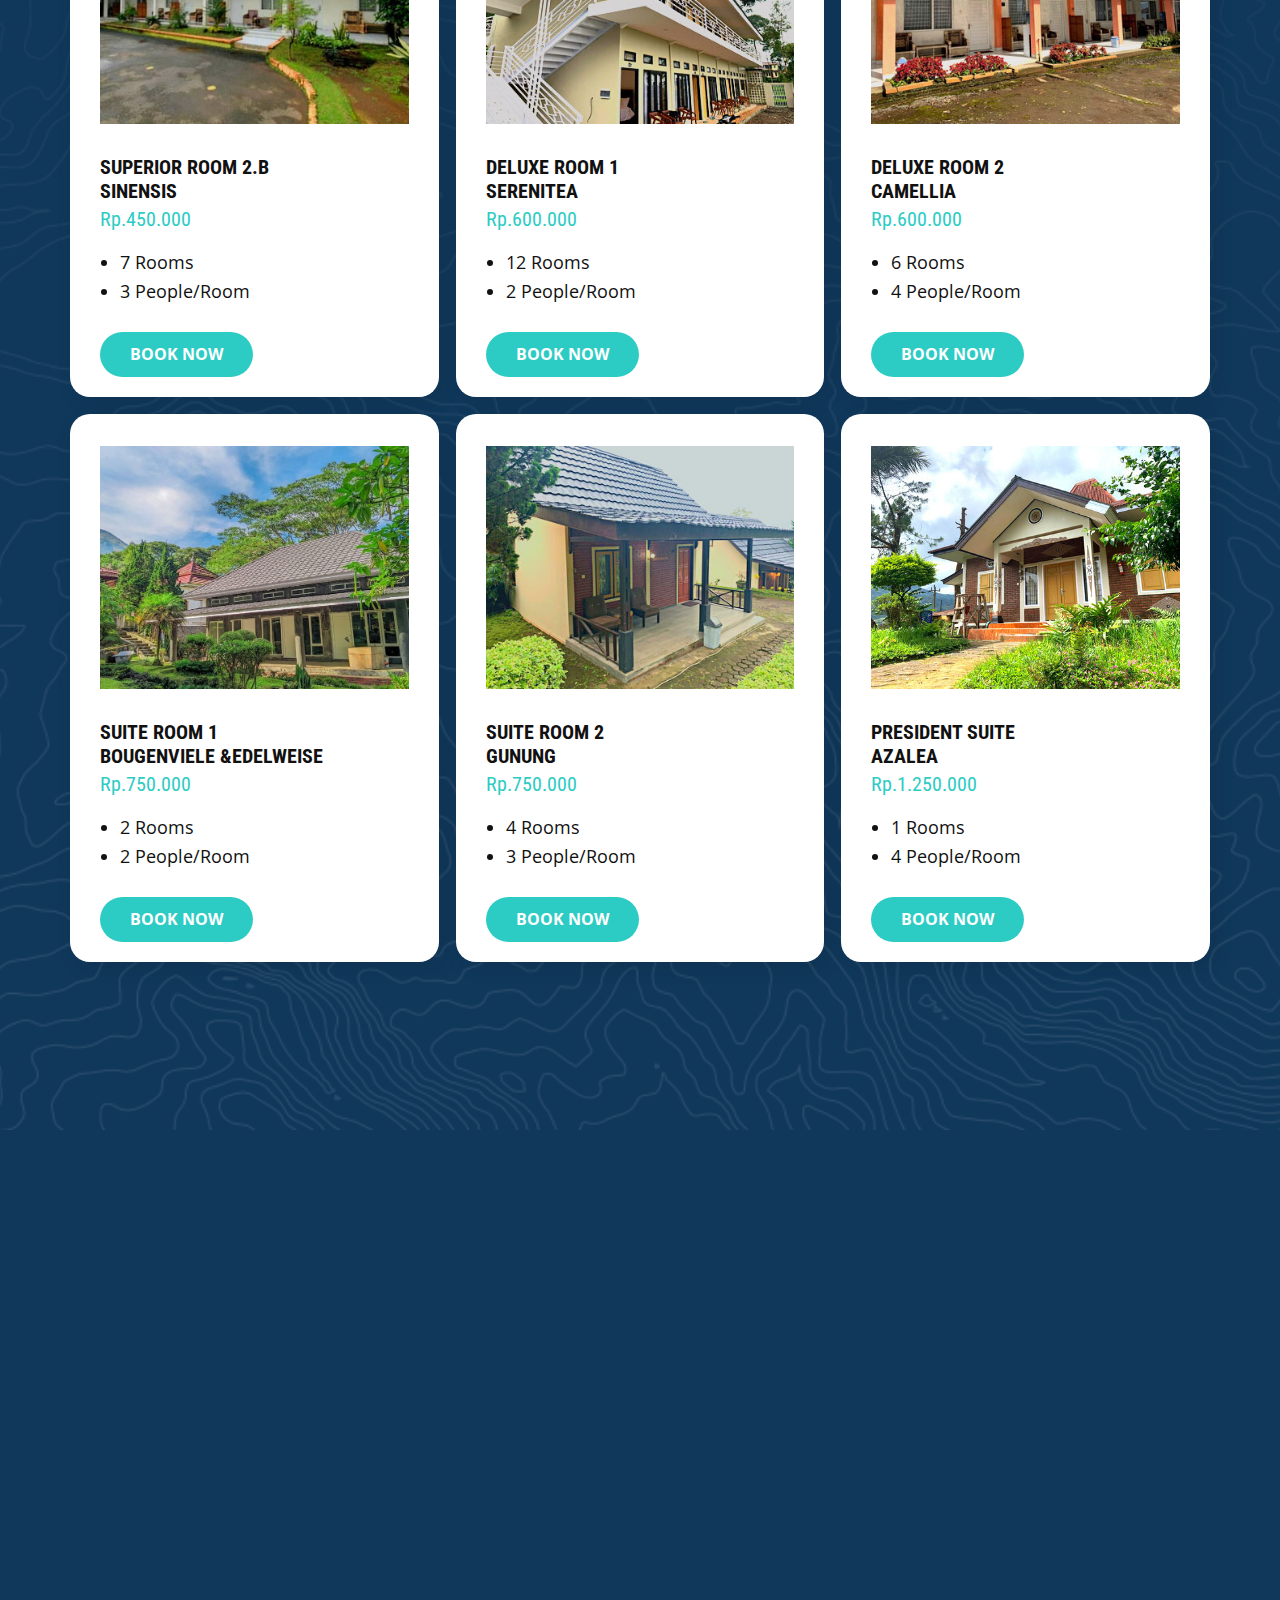
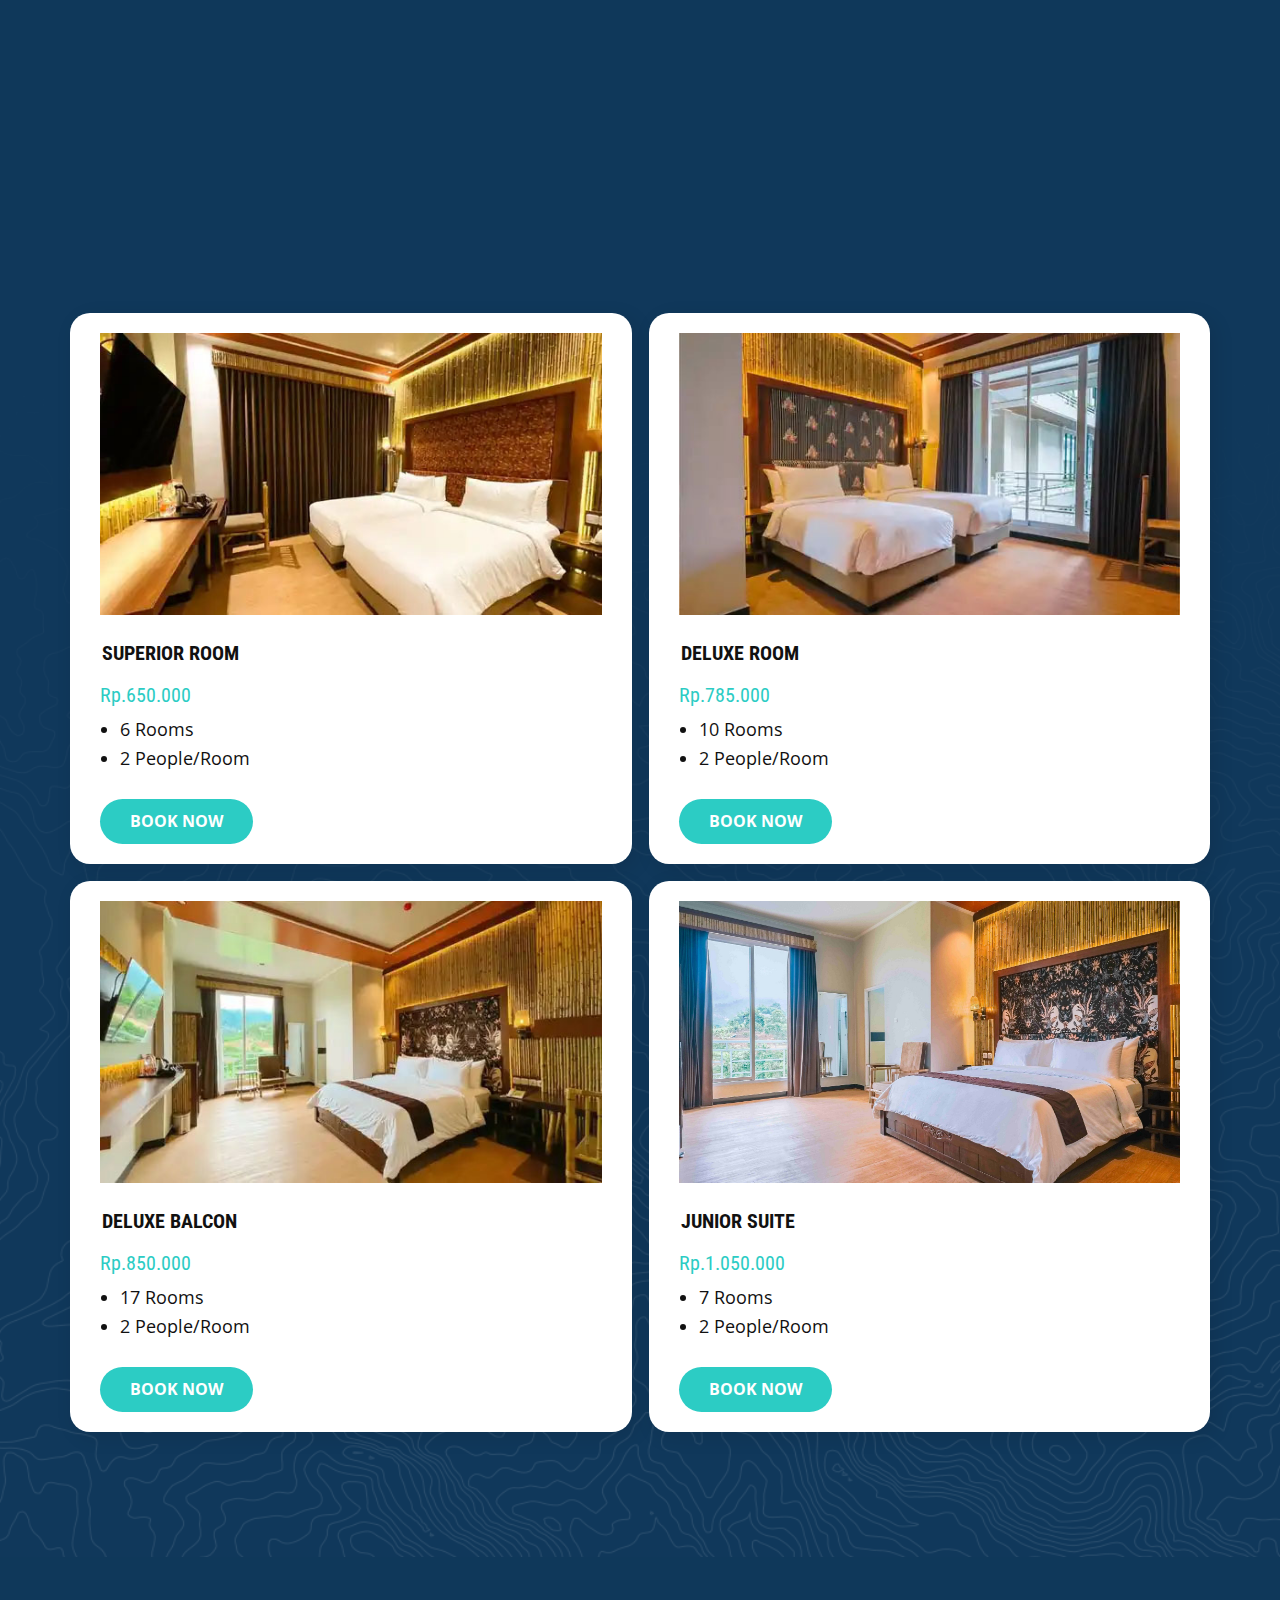
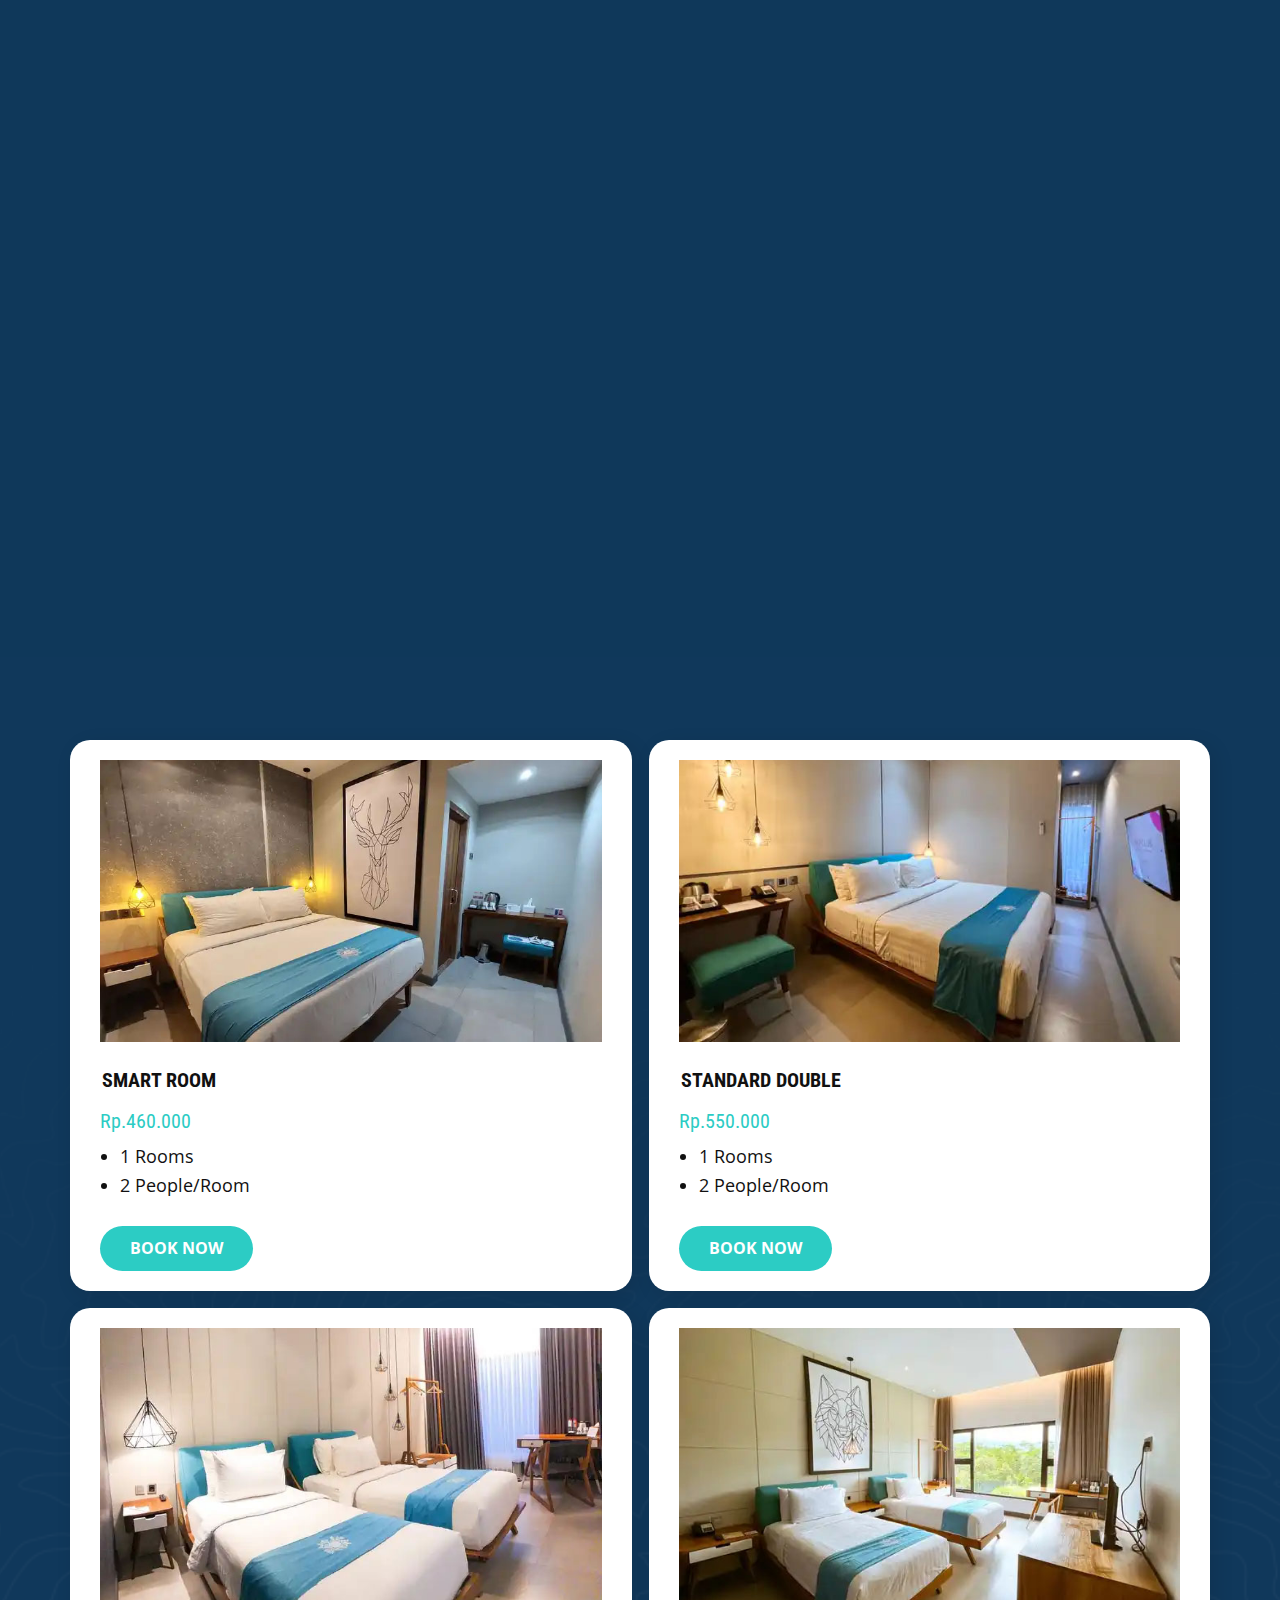
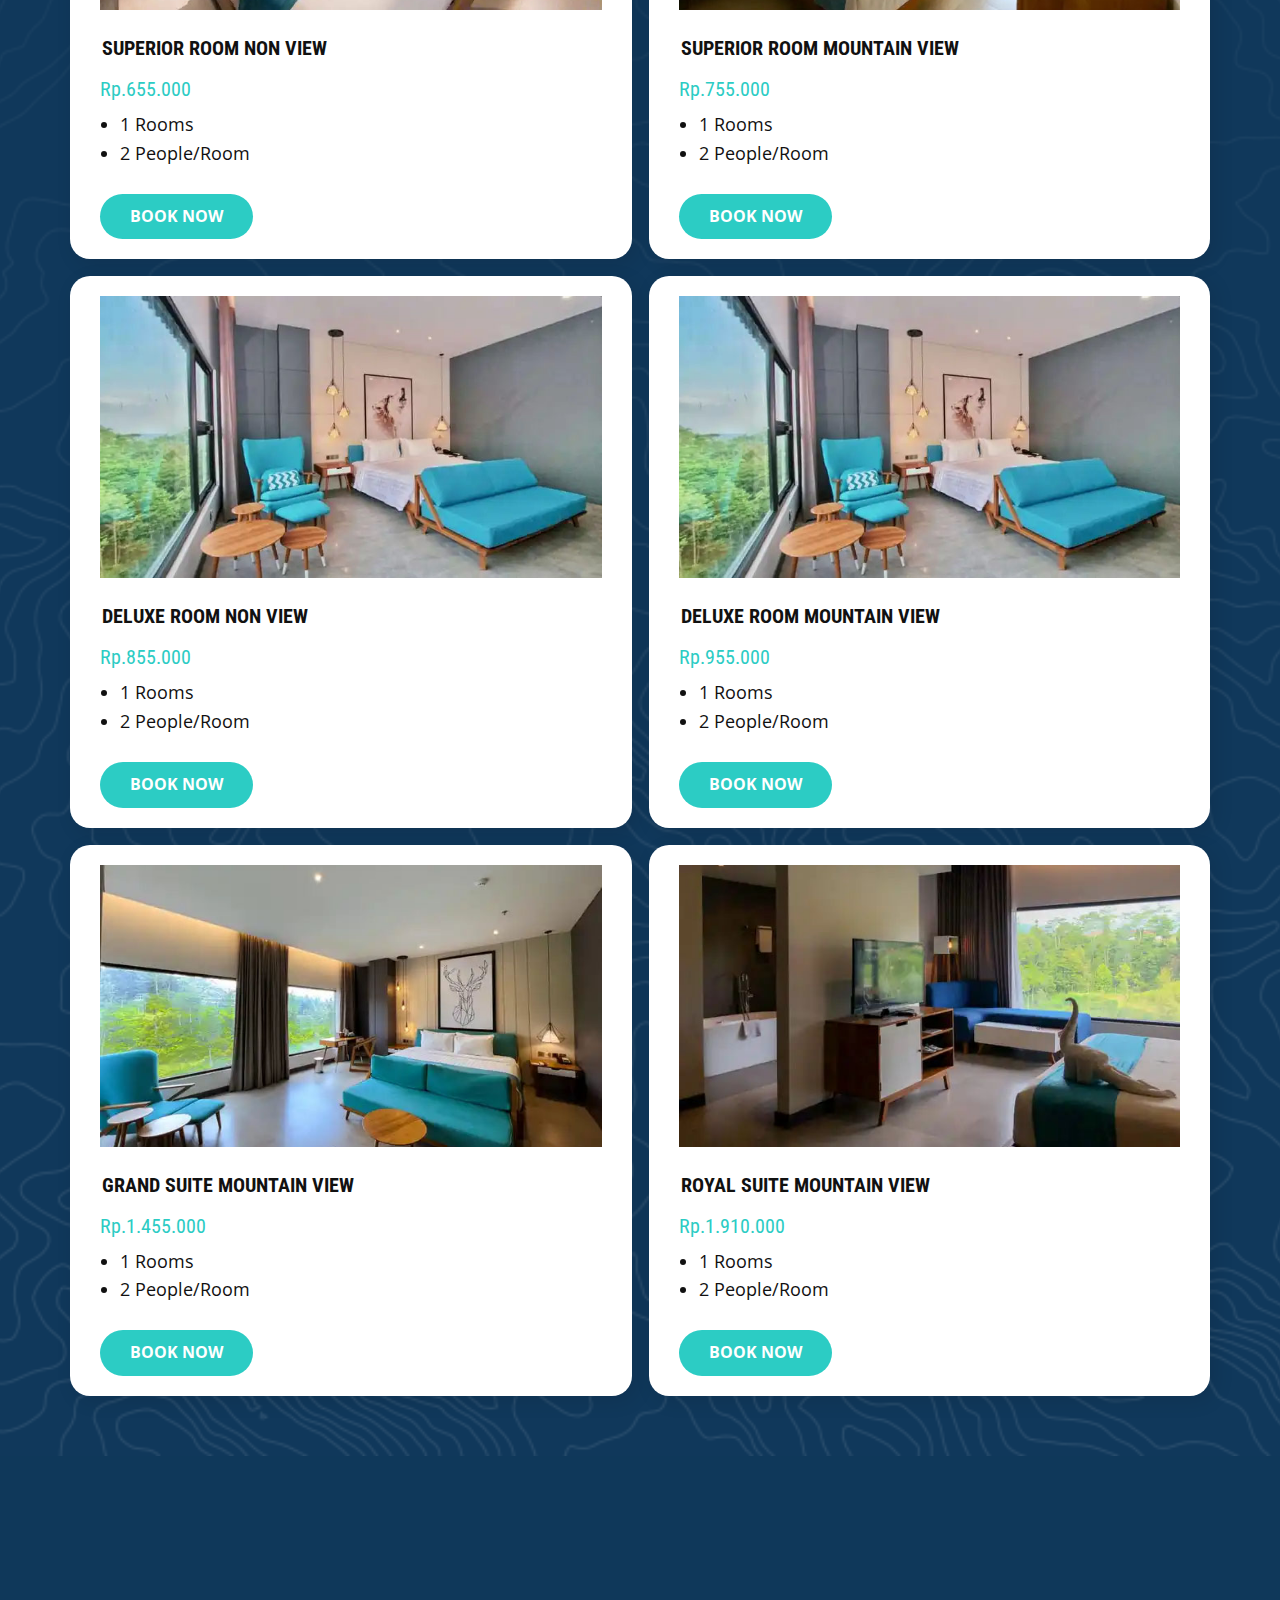
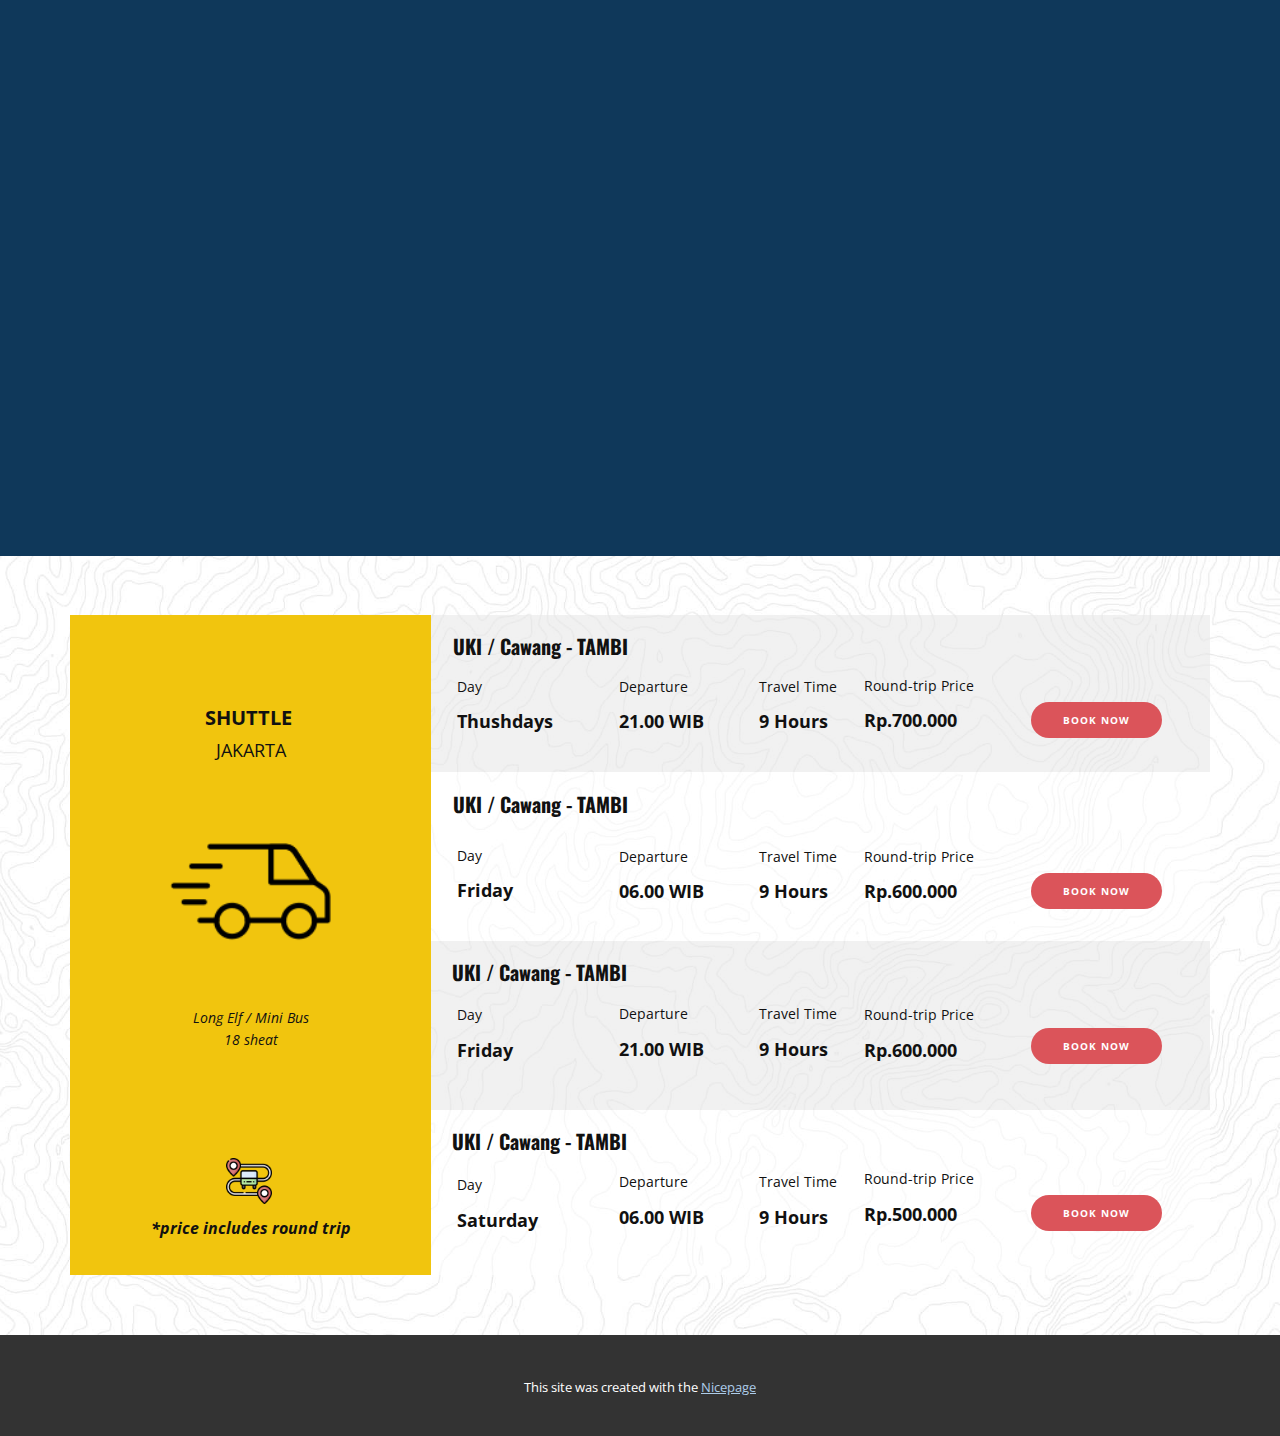
<file: Page-2.html>
<!DOCTYPE html>
<html style="font-size: 16px;" lang="en"><head>
    <meta name="viewport" content="width=device-width, initial-scale=1.0">
    <meta charset="utf-8">
    <meta name="keywords" content="">
    <meta name="description" content="">
    <title>Page 2</title>
    <link rel="stylesheet" href="nicepage.css" media="screen">
<link rel="stylesheet" href="Page-2.css" media="screen">
    <script class="u-script" type="text/javascript" src="jquery.js" defer=""></script>
    <script class="u-script" type="text/javascript" src="nicepage.js" defer=""></script>
    <meta name="generator" content="Nicepage 6.15.2, nicepage.com">
    <link id="u-theme-google-font" rel="stylesheet" href="https://fonts.googleapis.com/css?family=Roboto:100,100i,300,300i,400,400i,500,500i,700,700i,900,900i|Open+Sans:300,300i,400,400i,500,500i,600,600i,700,700i,800,800i">
    <link id="u-page-google-font" rel="stylesheet" href="https://fonts.googleapis.com/css?family=Roboto+Condensed:100,100i,200,200i,300,300i,400,400i,500,500i,600,600i,700,700i,800,800i,900,900i|Oswald:200,300,400,500,600,700">
    
    
    
    
    
    
    
    
    
    
    <script type="application/ld+json">{
		"@context": "http://schema.org",
		"@type": "Organization",
		"name": "Volunteer",
		"logo": "images/LOGODCR-WHITE-02.png"
}</script>
    <meta name="theme-color" content="#478ac9">
    <meta property="og:title" content="Page 2">
    <meta property="og:description" content="">
    <meta property="og:type" content="website">
  <meta data-intl-tel-input-cdn-path="intlTelInput/"></head>
  <body data-path-to-root="./" data-include-products="false" class="u-body u-xl-mode" data-lang="en"><header class="u-black u-header u-sticky u-sticky-20a7 u-valign-middle-md u-valign-middle-sm u-valign-middle-xs u-header" id="sec-2c79" data-animation-name="" data-animation-duration="0" data-animation-delay="0" data-animation-direction=""><div class="data-layout-selected u-clearfix u-expanded-width u-layout-wrap u-layout-wrap-1">
        <div class="u-gutter-0 u-layout">
          <div class="u-layout-row">
            <div class="u-container-style u-custom-color-2 u-layout-cell u-size-60 u-layout-cell-1">
              <div class="u-container-layout u-container-layout-1">
                <a href="#" class="u-border-none u-btn u-btn-round u-button-style u-hover-palette-4-base u-palette-3-base u-radius u-btn-1"><span class="u-file-icon u-icon"><img src="images/150005.png" alt=""></span>&nbsp;SIGN
                </a>
                <a href="#" class="u-image u-logo u-image-1" data-image-width="1596" data-image-height="544">
                  <img src="images/LOGODCR-WHITE-02.png" class="u-logo-image u-logo-image-1" data-image-width="80">
                </a>
                <nav data-position="" class="u-align-center u-menu u-menu-dropdown u-offcanvas u-menu-1" data-responsive-from="XS">
                  <div class="menu-collapse u-custom-font u-font-oswald" style="font-size: 0.625rem; letter-spacing: 0px; font-weight: 700;">
                    <a class="u-button-style u-custom-active-border-color u-custom-border u-custom-border-color u-custom-borders u-custom-hover-border-color u-custom-left-right-menu-spacing u-custom-padding-bottom u-custom-text-active-color u-custom-text-color u-custom-text-hover-color u-custom-top-bottom-menu-spacing u-nav-link u-text-white" href="#" style="padding: 5px 21px; font-size: calc(1em + 9.5px);">
                      <svg class="u-svg-link" viewBox="0 0 24 24"><use xlink:href="#menu-hamburger"></use></svg>
                      <svg class="u-svg-content" version="1.1" id="menu-hamburger" viewBox="0 0 16 16" x="0px" y="0px" xmlns:xlink="http://www.w3.org/1999/xlink" xmlns="http://www.w3.org/2000/svg"><g><rect y="1" width="16" height="2"></rect><rect y="7" width="16" height="2"></rect><rect y="13" width="16" height="2"></rect>
</g></svg>
                    </a>
                  </div>
                  <div class="u-custom-menu u-nav-container">
                    <ul class="u-custom-font u-font-oswald u-nav u-spacing-20 u-unstyled u-nav-1"><li class="u-nav-item"><a class="u-button-style u-nav-link u-text-active-custom-color-4 u-text-hover-palette-3-base u-text-white" href="#" style="padding: 10px 5px;">HOME</a>
</li><li class="u-nav-item"><a class="u-button-style u-nav-link u-text-active-custom-color-4 u-text-hover-palette-3-base u-text-white" style="padding: 10px 5px;">CATEGORIES</a><div class="u-nav-popup"><ul class="u-border-1 u-border-grey-30 u-h-spacing-20 u-nav u-unstyled u-v-spacing-9 u-nav-2"><li class="u-nav-item"><a class="u-button-style u-nav-link u-text-black u-white" href="#">10 KM</a>
</li><li class="u-nav-item"><a class="u-button-style u-nav-link u-text-black u-white" href="#">21 KM</a>
</li><li class="u-nav-item"><a class="u-button-style u-nav-link u-text-black u-white" href="#">42 KM</a>
</li><li class="u-nav-item"><a class="u-button-style u-nav-link u-text-black u-white" href="#">75 KM</a>
</li></ul>
</div>
</li><li class="u-nav-item"><a class="u-button-style u-nav-link u-text-active-custom-color-4 u-text-hover-palette-3-base u-text-white" style="padding: 10px 5px;">THE RACE</a><div class="u-nav-popup"><ul class="u-border-1 u-border-grey-30 u-h-spacing-20 u-nav u-unstyled u-v-spacing-9 u-nav-3"><li class="u-nav-item"><a class="u-button-style u-nav-link u-text-black u-white" href="#">ENTRY LIST</a>
</li><li class="u-nav-item"><a class="u-button-style u-nav-link u-text-black u-white" href="#">RESULT</a><div class="u-nav-popup"><ul class="u-border-1 u-border-grey-30 u-h-spacing-20 u-nav u-unstyled u-v-spacing-9 u-nav-4"><li class="u-nav-item"><a class="u-button-style u-nav-link u-text-black u-white">DDTRS 2023</a>
</li><li class="u-nav-item"><a class="u-button-style u-nav-link u-text-black u-white">DCR 2024</a>
</li></ul>
</div>
</li></ul>
</div>
</li><li class="u-nav-item"><a class="u-button-style u-nav-link u-text-active-custom-color-4 u-text-hover-palette-3-base u-text-white" href="#" style="padding: 10px 5px;">RULES &amp; REGULATIONS</a>
</li><li class="u-nav-item"><a class="u-button-style u-nav-link u-text-active-custom-color-4 u-text-hover-palette-3-base u-text-white" style="padding: 10px 6px 10px 5px;">ACCOMMODATION</a><div class="u-nav-popup"><ul class="u-border-1 u-border-grey-30 u-h-spacing-20 u-nav u-unstyled u-v-spacing-9 u-nav-5"><li class="u-nav-item"><a class="u-button-style u-nav-link u-text-black u-white">LODGING RENT</a>
</li><li class="u-nav-item"><a class="u-button-style u-nav-link u-text-black u-white">SHUTTLE BUS</a>
</li></ul>
</div>
</li></ul>
                  </div>
                  <div class="u-custom-menu u-nav-container-collapse">
                    <div class="u-black u-container-style u-inner-container-layout u-opacity u-opacity-95 u-sidenav">
                      <div class="u-inner-container-layout u-sidenav-overflow">
                        <div class="u-menu-close"></div>
                        <ul class="u-align-center-lg u-align-center-md u-align-center-sm u-align-center-xl u-align-left-xs u-nav u-popupmenu-items u-unstyled u-nav-6"><li class="u-nav-item"><a class="u-button-style u-nav-link" href="#">HOME</a>
</li><li class="u-nav-item"><a class="u-button-style u-nav-link">CATEGORIES</a><div class="u-nav-popup"><ul class="u-border-1 u-border-grey-30 u-h-spacing-20 u-nav u-unstyled u-v-spacing-9 u-nav-7"><li class="u-nav-item"><a class="u-button-style u-nav-link u-text-black" href="#">10 KM</a>
</li><li class="u-nav-item"><a class="u-button-style u-nav-link u-text-black" href="#">21 KM</a>
</li><li class="u-nav-item"><a class="u-button-style u-nav-link u-text-black" href="#">42 KM</a>
</li><li class="u-nav-item"><a class="u-button-style u-nav-link u-text-black" href="#">75 KM</a>
</li></ul>
</div>
</li><li class="u-nav-item"><a class="u-button-style u-nav-link">THE RACE</a><div class="u-nav-popup"><ul class="u-border-1 u-border-grey-30 u-h-spacing-20 u-nav u-unstyled u-v-spacing-9 u-nav-8"><li class="u-nav-item"><a class="u-button-style u-nav-link u-text-black" href="#">ENTRY LIST</a>
</li><li class="u-nav-item"><a class="u-button-style u-nav-link u-text-black" href="#">RESULT</a><div class="u-nav-popup"><ul class="u-border-1 u-border-grey-30 u-h-spacing-20 u-nav u-unstyled u-v-spacing-9 u-nav-9"><li class="u-nav-item"><a class="u-button-style u-nav-link u-text-black">DDTRS 2023</a>
</li><li class="u-nav-item"><a class="u-button-style u-nav-link u-text-black">DCR 2024</a>
</li></ul>
</div>
</li></ul>
</div>
</li><li class="u-nav-item"><a class="u-button-style u-nav-link" href="#">RULES &amp; REGULATIONS</a>
</li><li class="u-nav-item"><a class="u-button-style u-nav-link">ACCOMMODATION</a><div class="u-nav-popup"><ul class="u-border-1 u-border-grey-30 u-h-spacing-20 u-nav u-unstyled u-v-spacing-9 u-nav-10"><li class="u-nav-item"><a class="u-button-style u-nav-link u-text-black">LODGING RENT</a>
</li><li class="u-nav-item"><a class="u-button-style u-nav-link u-text-black">SHUTTLE BUS</a>
</li></ul>
</div>
</li></ul>
                      </div>
                    </div>
                    <div class="u-black u-menu-overlay u-opacity u-opacity-70"></div>
                  </div>
                </nav>
              </div>
            </div>
          </div>
        </div>
      </div></header> 
    <section class="u-clearfix u-custom-color-2 u-section-1" id="carousel_72a0">
      <div class="data-layout-selected u-clearfix u-expanded-width u-layout-wrap u-layout-wrap-1">
        <div class="u-gutter-0 u-layout">
          <div class="u-layout-row">
            <div class="u-align-center u-container-style u-image u-layout-cell u-shading u-size-60 u-image-1" data-image-width="3000" data-image-height="2000">
              <div class="u-container-layout u-container-layout-1">
                <h2 class="u-text u-text-body-alt-color u-text-1">Room Rate<br>Tambi Tea Resort 
                </h2>
                <p class="u-text u-text-body-alt-color u-text-2"> Special for Dieng Caldera Race participants</p>
              </div>
            </div>
          </div>
        </div>
      </div>
    </section>
    <section class="u-clearfix u-container-align-center-lg u-container-align-center-md u-container-align-center-xl u-container-align-center-xs u-image u-section-2" id="carousel_7e1c" data-image-width="1920" data-image-height="1080">
      <div class="u-clearfix u-sheet u-valign-middle-sm u-sheet-1">
        <div class="u-expanded-width u-list u-list-1">
          <div class="u-repeater u-repeater-1">
            <div class="u-list-item u-radius-20 u-repeater-item u-shape-round u-white u-list-item-1">
              <div class="u-container-layout u-similar-container u-valign-bottom-lg u-valign-bottom-xl u-container-layout-1">
                <img src="images/burungB.jpg" alt="" class="u-expanded-width u-image u-image-default u-image-1" data-image-width="400" data-image-height="267">
                <h5 class="u-custom-font u-font-roboto-condensed u-text u-text-default-xl u-text-1">Standart room<br>burung b
                </h5>
                <h4 class="u-custom-font u-font-roboto-condensed u-text u-text-default u-text-palette-4-base u-text-2">Rp.300.000</h4>
                <ul class="u-text u-text-default u-text-3">
                  <li>10 Rooms</li>
                  <li>2 People/Room</li>
                </ul>
                <a href="#" class="u-align-left-lg u-align-left-md u-align-left-sm u-align-left-xs u-border-none u-btn u-btn-round u-button-style u-palette-4-base u-radius-50 u-btn-1">Book now</a>
              </div>
            </div>
            <div class="u-list-item u-radius-20 u-repeater-item u-shape-round u-white u-list-item-2">
              <div class="u-container-layout u-similar-container u-valign-bottom-lg u-valign-bottom-xl u-container-layout-2">
                <img src="images/BurungA.jpg" alt="" class="u-expanded-width u-image u-image-default u-image-2" data-image-width="400" data-image-height="300">
                <h5 class="u-custom-font u-font-roboto-condensed u-text u-text-default-xl u-text-4"> Superior Room 1<br>Burung a
                </h5>
                <h4 class="u-custom-font u-font-roboto-condensed u-text u-text-default u-text-palette-4-base u-text-5">Rp.400.000</h4>
                <ul class="u-text u-text-default u-text-6">
                  <li> 6 Rooms</li>
                  <li>2 People/Room</li>
                </ul>
                <a href="#" class="u-align-left-lg u-align-left-md u-align-left-sm u-align-left-xs u-border-none u-btn u-btn-round u-button-style u-palette-4-base u-radius-50 u-btn-2">book now</a>
              </div>
            </div>
            <div class="u-list-item u-radius-20 u-repeater-item u-shape-round u-white u-list-item-3">
              <div class="u-container-layout u-similar-container u-valign-bottom-lg u-valign-bottom-xl u-container-layout-3">
                <img src="images/pecco.jpg" alt="" class="u-expanded-width u-image u-image-default u-image-3" data-image-width="400" data-image-height="300">
                <h5 class="u-custom-font u-font-roboto-condensed u-text u-text-default-xl u-text-7"> Superior Room 2.a<br>PEcco
                </h5>
                <h4 class="u-custom-font u-font-roboto-condensed u-text u-text-default u-text-palette-4-base u-text-8">Rp.450.000 </h4>
                <ul class="u-text u-text-default u-text-9">
                  <li> 8 Rooms</li>
                  <li>2 People/Room</li>
                </ul>
                <a href="#" class="u-align-left-lg u-align-left-md u-align-left-sm u-align-left-xs u-border-none u-btn u-btn-round u-button-style u-palette-4-base u-radius-50 u-btn-3">book now</a>
              </div>
            </div>
            <div class="u-list-item u-radius-20 u-repeater-item u-shape-round u-white u-list-item-4">
              <div class="u-container-layout u-similar-container u-valign-bottom-lg u-valign-bottom-xl u-container-layout-4">
                <img src="images/sinensis.jpg" alt="" class="u-expanded-width u-image u-image-default u-image-4" data-image-width="385" data-image-height="266">
                <h5 class="u-custom-font u-font-roboto-condensed u-text u-text-default-xl u-text-10"> Superior Room 2.b<br>sinensis
                </h5>
                <h4 class="u-custom-font u-font-roboto-condensed u-text u-text-default u-text-palette-4-base u-text-11">Rp.450.000</h4>
                <ul class="u-text u-text-default u-text-12">
                  <li> 7 Rooms</li>
                  <li>3 People/Room</li>
                </ul>
                <a href="#" class="u-align-left-lg u-align-left-md u-align-left-sm u-align-left-xs u-border-none u-btn u-btn-round u-button-style u-palette-4-base u-radius-50 u-btn-4">book now</a>
              </div>
            </div>
            <div class="u-list-item u-radius-20 u-repeater-item u-shape-round u-white u-list-item-5">
              <div class="u-container-layout u-similar-container u-valign-bottom-lg u-valign-bottom-xl u-container-layout-5">
                <img src="images/serenitea.jpg" alt="" class="u-expanded-width u-image u-image-default u-image-5" data-image-width="400" data-image-height="300">
                <h5 class="u-custom-font u-font-roboto-condensed u-text u-text-default-xl u-text-13">deluxe room 1<br>serenitea
                </h5>
                <h4 class="u-custom-font u-font-roboto-condensed u-text u-text-default u-text-palette-4-base u-text-14">Rp.600.000</h4>
                <ul class="u-text u-text-default u-text-15">
                  <li> 12 Rooms</li>
                  <li>2 People/Room</li>
                </ul>
                <a href="#" class="u-align-left-lg u-align-left-md u-align-left-sm u-align-left-xs u-border-none u-btn u-btn-round u-button-style u-palette-4-base u-radius-50 u-btn-5">book now</a>
              </div>
            </div>
            <div class="u-list-item u-radius-20 u-repeater-item u-shape-round u-white u-list-item-6">
              <div class="u-container-layout u-similar-container u-valign-bottom-lg u-valign-bottom-xl u-container-layout-6">
                <img src="images/camellia.jpg" alt="" class="u-expanded-width u-image u-image-default u-image-6" data-image-width="400" data-image-height="300">
                <h5 class="u-custom-font u-font-roboto-condensed u-text u-text-default-xl u-text-16"> deluxe room 2<br>Camellia
                </h5>
                <h4 class="u-custom-font u-font-roboto-condensed u-text u-text-default u-text-palette-4-base u-text-17">Rp.600.000</h4>
                <ul class="u-text u-text-default u-text-18">
                  <li>6 Rooms</li>
                  <li>4 People/Room</li>
                </ul>
                <a href="#" class="u-align-left-lg u-align-left-md u-align-left-sm u-align-left-xs u-border-none u-btn u-btn-round u-button-style u-palette-4-base u-radius-50 u-btn-6">book now</a>
              </div>
            </div>
            <div class="u-list-item u-radius-20 u-repeater-item u-shape-round u-white u-list-item-7">
              <div class="u-container-layout u-similar-container u-valign-bottom-lg u-valign-bottom-xl u-container-layout-7">
                <img src="images/BUnga.jpg" alt="" class="u-expanded-width u-image u-image-default u-image-7" data-image-width="1080" data-image-height="607">
                <h5 class="u-custom-font u-font-roboto-condensed u-text u-text-default-xl u-text-19">suite room 1<br>Bougenviele &amp;edelweise&nbsp;
                </h5>
                <h4 class="u-custom-font u-font-roboto-condensed u-text u-text-default u-text-palette-4-base u-text-20">Rp.750.000</h4>
                <ul class="u-text u-text-default u-text-21">
                  <li> 2 Rooms</li>
                  <li>2 People/Room</li>
                </ul>
                <a href="#" class="u-align-left-lg u-align-left-md u-align-left-sm u-align-left-xs u-border-none u-btn u-btn-round u-button-style u-palette-4-base u-radius-50 u-btn-7">book now</a>
              </div>
            </div>
            <div class="u-list-item u-radius-20 u-repeater-item u-shape-round u-white u-list-item-8">
              <div class="u-container-layout u-similar-container u-valign-bottom-lg u-valign-bottom-xl u-container-layout-8">
                <img src="images/gunung.jpg" alt="" class="u-expanded-width u-image u-image-default u-image-8" data-image-width="400" data-image-height="300">
                <h5 class="u-custom-font u-font-roboto-condensed u-text u-text-default-xl u-text-22"> suite room 2<br>gunung&nbsp;
                </h5>
                <h4 class="u-custom-font u-font-roboto-condensed u-text u-text-default u-text-palette-4-base u-text-23">Rp.750.000</h4>
                <ul class="u-text u-text-default u-text-24">
                  <li> 4 Rooms</li>
                  <li>3 People/Room</li>
                </ul>
                <a href="#" class="u-align-left-lg u-align-left-md u-align-left-sm u-align-left-xs u-border-none u-btn u-btn-round u-button-style u-palette-4-base u-radius-50 u-btn-8">book now</a>
              </div>
            </div>
            <div class="u-list-item u-radius-20 u-repeater-item u-shape-round u-white u-list-item-9">
              <div class="u-container-layout u-similar-container u-valign-bottom-lg u-valign-bottom-xl u-container-layout-9">
                <img src="images/cemara.jpg" alt="" class="u-expanded-width u-image u-image-default u-image-9" data-image-width="480" data-image-height="360">
                <h5 class="u-custom-font u-font-roboto-condensed u-text u-text-default-xl u-text-25">president suite<br>Azalea
                </h5>
                <h4 class="u-custom-font u-font-roboto-condensed u-text u-text-default u-text-palette-4-base u-text-26">Rp.1.250.000</h4>
                <ul class="u-text u-text-default u-text-27">
                  <li> 1 Rooms</li>
                  <li>4 People/Room</li>
                </ul>
                <a href="#" class="u-align-left-lg u-align-left-md u-align-left-sm u-align-left-xs u-border-none u-btn u-btn-round u-button-style u-palette-4-base u-radius-50 u-btn-9">book now</a>
              </div>
            </div>
          </div>
        </div>
      </div>
    </section>
    <section class="u-clearfix u-custom-color-2 u-section-3" id="carousel_ffb3">
      <div class="data-layout-selected u-clearfix u-expanded-width u-layout-wrap u-layout-wrap-1">
        <div class="u-layout">
          <div class="u-layout-row">
            <div class="u-align-center u-container-style u-image u-layout-cell u-left-cell u-shading u-size-60 u-image-1" data-animation-name="customAnimationIn" data-animation-duration="1500" data-animation-delay="0" data-image-width="1920" data-image-height="1438">
              <div class="u-container-layout u-container-layout-1">
                <h2 class="u-text u-text-body-alt-color u-text-1">Room Rate<br>Horison Dieng Wonosobo
                </h2>
                <p class="u-text u-text-body-alt-color u-text-2"> Special for Dieng Caldera Race participants<br>for details :&nbsp;<a href="https://myhorison.com/v2/webhome" class="u-active-none u-border-none u-btn u-button-link u-button-style u-hover-none u-none u-text-palette-4-base u-btn-1" target="_blank">https://myhorison.com/v2/webhome</a>
                  <br>Locations :&nbsp;<a href="https://maps.app.goo.gl/8yexNXRjntt86r6U6" class="u-active-none u-border-none u-btn u-button-link u-button-style u-hover-none u-none u-text-palette-4-base u-btn-2" target="_blank">https://maps.app.goo.gl/8yexNXRjntt86r6U6</a>
                </p>
              </div>
            </div>
          </div>
        </div>
      </div>
    </section>
    <section class="u-clearfix u-container-align-center-lg u-container-align-center-md u-container-align-center-xl u-container-align-center-xs u-image u-section-4" id="carousel_9939" data-image-width="1920" data-image-height="1080">
      <div class="u-clearfix u-sheet u-sheet-1">
        <div class="u-expanded-width u-layout-grid u-list u-list-1">
          <div class="u-repeater u-repeater-1">
            <div class="u-list-item u-radius-20 u-repeater-item u-shape-round u-white u-list-item-1">
              <div class="u-container-layout u-similar-container u-container-layout-1">
                <img src="images/superiorroom.jpg" alt="" class="u-expanded-width u-image u-image-default u-image-1" data-image-width="550" data-image-height="309">
                <h5 class="u-custom-font u-font-roboto-condensed u-text u-text-default-xl u-text-1">SUPERIOR ROOM</h5>
                <h4 class="u-custom-font u-font-roboto-condensed u-text u-text-default u-text-palette-4-base u-text-2">Rp.650.000</h4>
                <ul class="u-text u-text-default u-text-3">
                  <li>6 Rooms</li>
                  <li>2 People/Room</li>
                </ul>
                <a href="#" class="u-align-left-lg u-align-left-md u-align-left-sm u-align-left-xs u-border-none u-btn u-btn-round u-button-style u-palette-4-base u-radius-50 u-btn-1">Book now</a>
              </div>
            </div>
            <div class="u-list-item u-radius-20 u-repeater-item u-shape-round u-white u-list-item-2">
              <div class="u-container-layout u-similar-container u-container-layout-2">
                <img src="images/deluxeroom.jpg" alt="" class="u-expanded-width u-image u-image-default u-image-2" data-image-width="540" data-image-height="360">
                <h5 class="u-custom-font u-font-roboto-condensed u-text u-text-default-xl u-text-4">DELUXE ROOM</h5>
                <h4 class="u-custom-font u-font-roboto-condensed u-text u-text-default u-text-palette-4-base u-text-5">Rp.785.000</h4>
                <ul class="u-text u-text-default u-text-6">
                  <li>10 Rooms</li>
                  <li>2 People/Room</li>
                </ul>
                <a href="#" class="u-align-left-lg u-align-left-md u-align-left-sm u-align-left-xs u-border-none u-btn u-btn-round u-button-style u-palette-4-base u-radius-50 u-btn-2">book now</a>
              </div>
            </div>
            <div class="u-list-item u-radius-20 u-repeater-item u-shape-round u-white u-list-item-3">
              <div class="u-container-layout u-similar-container u-container-layout-3">
                <img src="images/DeluxeBalcony.jpg" alt="" class="u-expanded-width u-image u-image-default u-image-3" data-image-width="550" data-image-height="309">
                <h5 class="u-custom-font u-font-roboto-condensed u-text u-text-default-xl u-text-7">DELUXE BALCON</h5>
                <h4 class="u-custom-font u-font-roboto-condensed u-text u-text-default u-text-palette-4-base u-text-8">Rp.850.000 </h4>
                <ul class="u-text u-text-default u-text-9">
                  <li> 17 Rooms</li>
                  <li>2 People/Room</li>
                </ul>
                <a href="#" class="u-align-left-lg u-align-left-md u-align-left-sm u-align-left-xs u-border-none u-btn u-btn-round u-button-style u-palette-4-base u-radius-50 u-btn-3">book now</a>
              </div>
            </div>
            <div class="u-list-item u-radius-20 u-repeater-item u-shape-round u-white u-list-item-4">
              <div class="u-container-layout u-similar-container u-container-layout-4">
                <img src="images/juniorsuite.jpg" alt="" class="u-expanded-width u-image u-image-default u-image-4" data-image-width="5600" data-image-height="4000">
                <h5 class="u-custom-font u-font-roboto-condensed u-text u-text-default-xl u-text-10">JUNIOR SUITE</h5>
                <h4 class="u-custom-font u-font-roboto-condensed u-text u-text-default u-text-palette-4-base u-text-11">Rp.1.050.000</h4>
                <ul class="u-text u-text-default u-text-12">
                  <li> 7 Rooms</li>
                  <li>2 People/Room</li>
                </ul>
                <a href="#" class="u-align-left-lg u-align-left-md u-align-left-sm u-align-left-xs u-border-none u-btn u-btn-round u-button-style u-palette-4-base u-radius-50 u-btn-4">book now</a>
              </div>
            </div>
          </div>
        </div>
      </div>
    </section>
    <section class="u-clearfix u-custom-color-2 u-section-5" id="carousel_c500">
      <div class="data-layout-selected u-clearfix u-expanded-width u-layout-wrap u-layout-wrap-1">
        <div class="u-layout">
          <div class="u-layout-row">
            <div class="u-align-center u-container-style u-image u-layout-cell u-left-cell u-shading u-size-60 u-image-1" data-animation-name="customAnimationIn" data-animation-duration="1500" data-animation-delay="0" data-image-width="1378" data-image-height="1378">
              <div class="u-container-layout u-container-layout-1">
                <h2 class="u-text u-text-body-alt-color u-text-1">Room Rate<br>Dafam Hotel Wonosobo
                </h2>
                <p class="u-text u-text-body-alt-color u-text-2"> Special for Dieng Caldera Race participants<br>for details :&nbsp;<a href="https://myhorison.com/v2/webhome" class="u-active-none u-border-none u-btn u-button-link u-button-style u-hover-none u-none u-text-palette-4-base u-btn-1" target="_blank"> https://www.instagram.com/hoteldafamwonosobo/</a>
                  <br>Locations :<a href="https://maps.app.goo.gl/eT2uyX3KdiVDHKDVA" class="u-active-none u-border-none u-btn u-button-link u-button-style u-hover-none u-none u-text-palette-4-base u-btn-2" target="_blank">https://maps.app.goo.gl/eT2uyX3KdiVDHKDVA</a>
                </p>
              </div>
            </div>
          </div>
        </div>
      </div>
    </section>
    <section class="u-clearfix u-container-align-center-lg u-container-align-center-md u-container-align-center-xl u-container-align-center-xs u-image u-section-6" id="carousel_d2e0" data-image-width="1920" data-image-height="1080">
      <div class="u-clearfix u-sheet u-sheet-1">
        <div class="u-expanded-width u-layout-grid u-list u-list-1">
          <div class="u-repeater u-repeater-1">
            <div class="u-list-item u-radius-20 u-repeater-item u-shape-round u-white u-list-item-1">
              <div class="u-container-layout u-similar-container u-container-layout-1">
                <img src="images/SMARTROOM.jpg" alt="" class="u-expanded-width u-image u-image-default u-image-1" data-image-width="724" data-image-height="408">
                <h5 class="u-custom-font u-font-roboto-condensed u-text u-text-default-xl u-text-1"> Smart Room</h5>
                <h4 class="u-custom-font u-font-roboto-condensed u-text u-text-default u-text-palette-4-base u-text-2">Rp.460.000</h4>
                <ul class="u-text u-text-default u-text-3">
                  <li>1 Rooms</li>
                  <li>2 People/Room</li>
                </ul>
                <a href="#" class="u-align-left-lg u-align-left-md u-align-left-sm u-align-left-xs u-border-none u-btn u-btn-round u-button-style u-palette-4-base u-radius-50 u-btn-1">Book now</a>
              </div>
            </div>
            <div class="u-list-item u-radius-20 u-repeater-item u-shape-round u-white u-list-item-2">
              <div class="u-container-layout u-similar-container u-container-layout-2">
                <img src="images/STANDARTDOUBLE.jpg" alt="" class="u-expanded-width u-image u-image-default u-image-2" data-image-width="613" data-image-height="460">
                <h5 class="u-custom-font u-font-roboto-condensed u-text u-text-default-xl u-text-4"> Standard Double</h5>
                <h4 class="u-custom-font u-font-roboto-condensed u-text u-text-default u-text-palette-4-base u-text-5">Rp.550.000</h4>
                <ul class="u-text u-text-default u-text-6">
                  <li>1 Rooms</li>
                  <li>2 People/Room</li>
                </ul>
                <a href="#" class="u-align-left-lg u-align-left-md u-align-left-sm u-align-left-xs u-border-none u-btn u-btn-round u-button-style u-palette-4-base u-radius-50 u-btn-2">book now</a>
              </div>
            </div>
            <div class="u-list-item u-radius-20 u-repeater-item u-shape-round u-white u-list-item-3">
              <div class="u-container-layout u-similar-container u-container-layout-3">
                <img src="images/SUPERIOR.jpg" alt="" class="u-expanded-width u-image u-image-default u-image-3" data-image-width="687" data-image-height="460">
                <h5 class="u-custom-font u-font-roboto-condensed u-text u-text-default-xl u-text-7"> Superior Room Non View</h5>
                <h4 class="u-custom-font u-font-roboto-condensed u-text u-text-default u-text-palette-4-base u-text-8">Rp.655.000 </h4>
                <ul class="u-text u-text-default u-text-9">
                  <li> 1 Rooms</li>
                  <li>2 People/Room</li>
                </ul>
                <a href="#" class="u-align-left-lg u-align-left-md u-align-left-sm u-align-left-xs u-border-none u-btn u-btn-round u-button-style u-palette-4-base u-radius-50 u-btn-3">book now</a>
              </div>
            </div>
            <div class="u-list-item u-radius-20 u-repeater-item u-shape-round u-white u-list-item-4">
              <div class="u-container-layout u-similar-container u-container-layout-4">
                <img src="images/SUPERIORVIEW.jpg" alt="" class="u-expanded-width u-image u-image-default u-image-4" data-image-width="613" data-image-height="460">
                <h5 class="u-custom-font u-font-roboto-condensed u-text u-text-default-xl u-text-10"> Superior Room Mountain View</h5>
                <h4 class="u-custom-font u-font-roboto-condensed u-text u-text-default u-text-palette-4-base u-text-11">Rp.755.000</h4>
                <ul class="u-text u-text-default u-text-12">
                  <li> 1 Rooms</li>
                  <li>2 People/Room</li>
                </ul>
                <a href="#" class="u-align-left-lg u-align-left-md u-align-left-sm u-align-left-xs u-border-none u-btn u-btn-round u-button-style u-palette-4-base u-radius-50 u-btn-4">book now</a>
              </div>
            </div>
            <div class="u-list-item u-radius-20 u-repeater-item u-shape-round u-white u-list-item-5">
              <div class="u-container-layout u-similar-container u-container-layout-5">
                <img src="images/DELUXE.jpg" alt="" class="u-expanded-width u-image u-image-default u-image-5" data-image-width="724" data-image-height="406">
                <h5 class="u-custom-font u-font-roboto-condensed u-text u-text-default-xl u-text-13"> Deluxe Room Non View</h5>
                <h4 class="u-custom-font u-font-roboto-condensed u-text u-text-default u-text-palette-4-base u-text-14">Rp.855.000</h4>
                <ul class="u-text u-text-default u-text-15">
                  <li> 1 Rooms</li>
                  <li>2 People/Room</li>
                </ul>
                <a href="#" class="u-align-left-lg u-align-left-md u-align-left-sm u-align-left-xs u-border-none u-btn u-btn-round u-button-style u-palette-4-base u-radius-50 u-btn-5">book now</a>
              </div>
            </div>
            <div class="u-list-item u-radius-20 u-repeater-item u-shape-round u-white u-list-item-6">
              <div class="u-container-layout u-similar-container u-container-layout-6">
                <img src="images/DELUXE.jpg" alt="" class="u-expanded-width u-image u-image-default u-image-6" data-image-width="724" data-image-height="406">
                <h5 class="u-custom-font u-font-roboto-condensed u-text u-text-default-xl u-text-16"> Deluxe Room Mountain View</h5>
                <h4 class="u-custom-font u-font-roboto-condensed u-text u-text-default u-text-palette-4-base u-text-17">Rp.955.000</h4>
                <ul class="u-text u-text-default u-text-18">
                  <li>1 Rooms</li>
                  <li>2 People/Room</li>
                </ul>
                <a href="#" class="u-align-left-lg u-align-left-md u-align-left-sm u-align-left-xs u-border-none u-btn u-btn-round u-button-style u-palette-4-base u-radius-50 u-btn-6">book now</a>
              </div>
            </div>
            <div class="u-list-item u-radius-20 u-repeater-item u-shape-round u-white u-list-item-7">
              <div class="u-container-layout u-similar-container u-container-layout-7">
                <img src="images/GRANDSUITE.jpg" alt="" class="u-expanded-width u-image u-image-default u-image-7" data-image-width="613" data-image-height="460">
                <h5 class="u-custom-font u-font-roboto-condensed u-text u-text-default-xl u-text-19"> Grand Suite Mountain View</h5>
                <h4 class="u-custom-font u-font-roboto-condensed u-text u-text-default u-text-palette-4-base u-text-20">Rp.1.455.000</h4>
                <ul class="u-text u-text-default u-text-21">
                  <li> 1 Rooms</li>
                  <li>2 People/Room</li>
                </ul>
                <a href="#" class="u-align-left-lg u-align-left-md u-align-left-sm u-align-left-xs u-border-none u-btn u-btn-round u-button-style u-palette-4-base u-radius-50 u-btn-7">book now</a>
              </div>
            </div>
            <div class="u-list-item u-radius-20 u-repeater-item u-shape-round u-white u-list-item-8">
              <div class="u-container-layout u-similar-container u-container-layout-8">
                <img src="images/ROYAL.jpg" alt="" class="u-expanded-width u-image u-image-default u-image-8" data-image-width="613" data-image-height="460">
                <h5 class="u-custom-font u-font-roboto-condensed u-text u-text-default-xl u-text-22"> Royal Suite Mountain View</h5>
                <h4 class="u-custom-font u-font-roboto-condensed u-text u-text-default u-text-palette-4-base u-text-23">Rp.1.910.000</h4>
                <ul class="u-text u-text-default u-text-24">
                  <li> 1 Rooms</li>
                  <li>2 People/Room</li>
                </ul>
                <a href="#" class="u-align-left-lg u-align-left-md u-align-left-sm u-align-left-xs u-border-none u-btn u-btn-round u-button-style u-palette-4-base u-radius-50 u-btn-8">book now</a>
              </div>
            </div>
          </div>
        </div>
      </div>
    </section>
    <section class="u-clearfix u-custom-color-2 u-section-7" id="carousel_9d95">
      <div class="data-layout-selected u-clearfix u-expanded-width u-layout-wrap u-layout-wrap-1">
        <div class="u-layout">
          <div class="u-layout-row">
            <div class="u-align-center u-container-style u-image u-layout-cell u-left-cell u-shading u-size-60 u-image-1" data-animation-name="customAnimationIn" data-animation-duration="1500" data-animation-delay="0" data-image-width="1333" data-image-height="883">
              <div class="u-container-layout u-container-layout-1">
                <h2 class="u-text u-text-body-alt-color u-text-1">Shuttle<br>
                </h2>
                <p class="u-text u-text-body-alt-color u-text-2"> Special for Dieng Caldera Race participants<br>Contact Person :<span class="u-text-palette-4-base"> Yulius / +62 812-1893-7053</span>
                </p>
              </div>
            </div>
          </div>
        </div>
      </div>
    </section>
    <section class="u-clearfix u-image u-section-8" id="sec-e26d" data-image-width="1920" data-image-height="1080">
      <div class="u-clearfix u-sheet u-valign-middle-lg u-valign-middle-md u-valign-middle-sm u-valign-middle-xs u-sheet-1">
        <div class="data-layout-selected u-clearfix u-expanded-width u-gutter-0 u-layout-wrap u-layout-wrap-1">
          <div class="u-layout">
            <div class="u-layout-row">
              <div class="u-size-19-xl u-size-27-lg u-size-27-md u-size-27-sm u-size-27-xs">
                <div class="u-layout-col">
                  <div class="u-container-style u-layout-cell u-palette-3-base u-size-60 u-layout-cell-1">
                    <div class="u-container-layout u-container-layout-1">
                      <p class="u-align-center u-text u-text-1">SHUTTLE&nbsp;<br>
                        <span style="font-weight: 400; font-size: 1.125rem;">JAKARTA</span>
                      </p><span class="u-file-icon u-icon u-icon-1"><img src="images/7615749.png" alt=""></span>
                      <p class="u-align-center u-small-text u-text u-text-variant u-text-2">
                        <span style="font-weight: 400;">Long Elf / Mini Bus</span>
                        <br>18 sheat
                      </p>
                      <p class="u-align-center u-text u-text-default u-text-3"><span class="u-file-icon u-icon u-icon-2"><img src="images/3124263.png" alt=""></span>&nbsp;<br>*price includes round trip
                      </p>
                    </div>
                  </div>
                </div>
              </div>
              <div class="u-size-33-lg u-size-33-md u-size-33-sm u-size-33-xs u-size-41-xl">
                <div class="u-layout-col">
                  <div class="u-container-style u-grey-10 u-layout-cell u-opacity u-opacity-55 u-shape-rectangle u-size-15 u-layout-cell-2" data-animation-name="" data-animation-duration="0" data-animation-delay="0" data-animation-direction="">
                    <div class="u-container-layout u-container-layout-2">
                      <p class="u-align-left u-custom-font u-font-oswald u-small-text u-text u-text-default u-text-variant u-text-4">UKI / Cawang - TAMBI </p>
                      <div class="custom-expanded u-align-left u-list u-list-1">
                        <div class="u-repeater u-repeater-1">
                          <div class="u-container-style u-list-item u-repeater-item">
                            <div class="u-container-layout u-similar-container u-container-layout-3">
                              <p class="u-align-left u-text u-text-default u-text-5">Day </p>
                              <p class="u-text u-text-default u-text-6">Thushdays</p>
                            </div>
                          </div>
                        </div>
                      </div>
                      <div class="custom-expanded u-align-left u-list u-list-2">
                        <div class="u-repeater u-repeater-2">
                          <div class="u-container-style u-list-item u-repeater-item">
                            <div class="u-container-layout u-similar-container u-container-layout-4">
                              <p class="u-align-left u-text u-text-default u-text-7">Departure</p>
                              <p class="u-text u-text-default u-text-8">21.00 WIB</p>
                            </div>
                          </div>
                        </div>
                      </div>
                      <div class="custom-expanded u-align-left u-list u-list-3">
                        <div class="u-repeater u-repeater-3">
                          <div class="u-container-style u-list-item u-repeater-item">
                            <div class="u-container-layout u-similar-container u-container-layout-5">
                              <p class="u-align-left u-text u-text-default u-text-9">Travel Time</p>
                              <p class="u-text u-text-default u-text-10">9 Hours</p>
                            </div>
                          </div>
                        </div>
                      </div>
                      <div class="custom-expanded u-align-left u-list u-list-4">
                        <div class="u-repeater u-repeater-4">
                          <div class="u-container-style u-list-item u-repeater-item">
                            <div class="u-container-layout u-similar-container u-container-layout-6">
                              <p class="u-align-left u-text u-text-default u-text-11"> Round-trip Price</p>
                              <p class="u-text u-text-default u-text-12">Rp.700.000</p>
                            </div>
                          </div>
                        </div>
                      </div>
                      <a href="#" class="u-border-none u-btn u-btn-round u-button-style u-palette-2-base u-radius u-btn-1">BOOK NOW </a>
                    </div>
                  </div>
                  <div class="cell-temp-clone u-container-style u-layout-cell u-opacity u-opacity-55 u-shape-rectangle u-size-15 u-white u-layout-cell-3">
                    <div class="u-container-layout u-container-layout-7">
                      <p class="u-align-left u-custom-font u-font-oswald u-small-text u-text u-text-default u-text-variant u-text-13">UKI / Cawang - TAMBI </p>
                      <div class="custom-expanded u-align-left u-list u-list-5">
                        <div class="u-repeater u-repeater-5">
                          <div class="u-container-style u-list-item u-repeater-item">
                            <div class="u-container-layout u-similar-container u-container-layout-8">
                              <p class="u-align-left u-text u-text-default u-text-14">Day </p>
                              <p class="u-text u-text-default u-text-15">Friday</p>
                            </div>
                          </div>
                        </div>
                      </div>
                      <div class="custom-expanded u-align-left u-list u-list-6">
                        <div class="u-repeater u-repeater-6">
                          <div class="u-container-style u-list-item u-repeater-item">
                            <div class="u-container-layout u-similar-container u-container-layout-9">
                              <p class="u-align-left u-text u-text-default u-text-16">Departure</p>
                              <p class="u-text u-text-default u-text-17">06.00 WIB</p>
                            </div>
                          </div>
                        </div>
                      </div>
                      <div class="custom-expanded u-align-left u-list u-list-7">
                        <div class="u-repeater u-repeater-7">
                          <div class="u-container-style u-list-item u-repeater-item">
                            <div class="u-container-layout u-similar-container u-container-layout-10">
                              <p class="u-align-left u-text u-text-default u-text-18">Travel Time</p>
                              <p class="u-text u-text-default u-text-19">9 Hours</p>
                            </div>
                          </div>
                        </div>
                      </div>
                      <div class="custom-expanded u-align-left u-list u-list-8">
                        <div class="u-repeater u-repeater-8">
                          <div class="u-container-style u-list-item u-repeater-item">
                            <div class="u-container-layout u-similar-container u-container-layout-11">
                              <p class="u-align-left u-text u-text-default u-text-20"> Round-trip Price</p>
                              <p class="u-text u-text-default u-text-21">Rp.600.000</p>
                            </div>
                          </div>
                        </div>
                      </div>
                      <a href="#" class="u-border-none u-btn u-btn-round u-button-style u-palette-2-base u-radius u-btn-2">BOOK NOW </a>
                    </div>
                  </div>
                  <div class="u-container-style u-grey-10 u-layout-cell u-opacity u-opacity-55 u-shape-rectangle u-size-15 u-layout-cell-4" data-animation-name="" data-animation-duration="0" data-animation-delay="0" data-animation-direction="">
                    <div class="u-container-layout u-container-layout-12">
                      <p class="u-align-left u-custom-font u-font-oswald u-small-text u-text u-text-default u-text-variant u-text-22">UKI / Cawang - TAMBI </p>
                      <div class="custom-expanded u-align-left u-list u-list-9">
                        <div class="u-repeater u-repeater-9">
                          <div class="u-container-style u-list-item u-repeater-item">
                            <div class="u-container-layout u-similar-container u-container-layout-13">
                              <p class="u-align-left u-text u-text-default u-text-23">Day </p>
                              <p class="u-text u-text-default u-text-24">Friday</p>
                            </div>
                          </div>
                        </div>
                      </div>
                      <div class="custom-expanded u-align-left u-list u-list-10">
                        <div class="u-repeater u-repeater-10">
                          <div class="u-container-style u-list-item u-repeater-item">
                            <div class="u-container-layout u-similar-container u-container-layout-14">
                              <p class="u-align-left u-text u-text-default u-text-25">Departure</p>
                              <p class="u-text u-text-default u-text-26">21.00 WIB</p>
                            </div>
                          </div>
                        </div>
                      </div>
                      <div class="custom-expanded u-align-left u-list u-list-11">
                        <div class="u-repeater u-repeater-11">
                          <div class="u-container-style u-list-item u-repeater-item">
                            <div class="u-container-layout u-similar-container u-container-layout-15">
                              <p class="u-align-left u-text u-text-default u-text-27">Travel Time</p>
                              <p class="u-text u-text-default u-text-28">9 Hours</p>
                            </div>
                          </div>
                        </div>
                      </div>
                      <div class="custom-expanded u-align-left u-list u-list-12">
                        <div class="u-repeater u-repeater-12">
                          <div class="u-container-style u-list-item u-repeater-item">
                            <div class="u-container-layout u-similar-container u-container-layout-16">
                              <p class="u-align-left u-text u-text-default u-text-29"> Round-trip Price</p>
                              <p class="u-text u-text-default u-text-30">Rp.600.000</p>
                            </div>
                          </div>
                        </div>
                      </div>
                      <a href="#" class="u-border-none u-btn u-btn-round u-button-style u-palette-2-base u-radius u-btn-3">BOOK NOW </a>
                    </div>
                  </div>
                  <div class="u-container-style u-layout-cell u-opacity u-opacity-55 u-size-15 u-white u-layout-cell-5">
                    <div class="u-container-layout u-container-layout-17">
                      <p class="u-align-left u-custom-font u-font-oswald u-small-text u-text u-text-default u-text-variant u-text-31">UKI / Cawang - TAMBI </p>
                      <a href="#" class="u-border-none u-btn u-btn-round u-button-style u-palette-2-base u-radius u-btn-4">BOOK NOW </a>
                      <div class="custom-expanded u-align-left u-list u-list-13">
                        <div class="u-repeater u-repeater-13">
                          <div class="u-container-style u-list-item u-repeater-item">
                            <div class="u-container-layout u-similar-container u-container-layout-18">
                              <p class="u-align-left u-text u-text-default u-text-32">Day </p>
                              <p class="u-text u-text-default u-text-33">Saturday</p>
                            </div>
                          </div>
                        </div>
                      </div>
                      <div class="custom-expanded u-align-left u-list u-list-14">
                        <div class="u-repeater u-repeater-14">
                          <div class="u-container-style u-list-item u-repeater-item">
                            <div class="u-container-layout u-similar-container u-container-layout-19">
                              <p class="u-align-left u-text u-text-default u-text-34">Departure</p>
                              <p class="u-text u-text-default u-text-35">06.00 WIB</p>
                            </div>
                          </div>
                        </div>
                      </div>
                      <div class="custom-expanded u-align-left u-list u-list-15">
                        <div class="u-repeater u-repeater-15">
                          <div class="u-container-style u-list-item u-repeater-item">
                            <div class="u-container-layout u-similar-container u-container-layout-20">
                              <p class="u-align-left u-text u-text-default u-text-36">Travel Time</p>
                              <p class="u-text u-text-default u-text-37">9 Hours</p>
                            </div>
                          </div>
                        </div>
                      </div>
                      <div class="custom-expanded u-align-left u-list u-list-16">
                        <div class="u-repeater u-repeater-16">
                          <div class="u-container-style u-list-item u-repeater-item">
                            <div class="u-container-layout u-similar-container u-container-layout-21">
                              <p class="u-align-left u-text u-text-default u-text-38"> Round-trip Price</p>
                              <p class="u-text u-text-default u-text-39">Rp.500.000</p>
                            </div>
                          </div>
                        </div>
                      </div>
                    </div>
                  </div>
                </div>
              </div>
            </div>
          </div>
        </div>
      </div>
    </section>
    
    
    
    
    <section class="u-backlink u-clearfix u-grey-80">
      <p class="u-text">
        <span>This site was created with the </span>
        <a class="u-link" href="https://nicepage.com/" target="_blank" rel="nofollow">
          <span>Nicepage</span>
        </a>
      </p>
    </section>
  
</body></html>
</file>
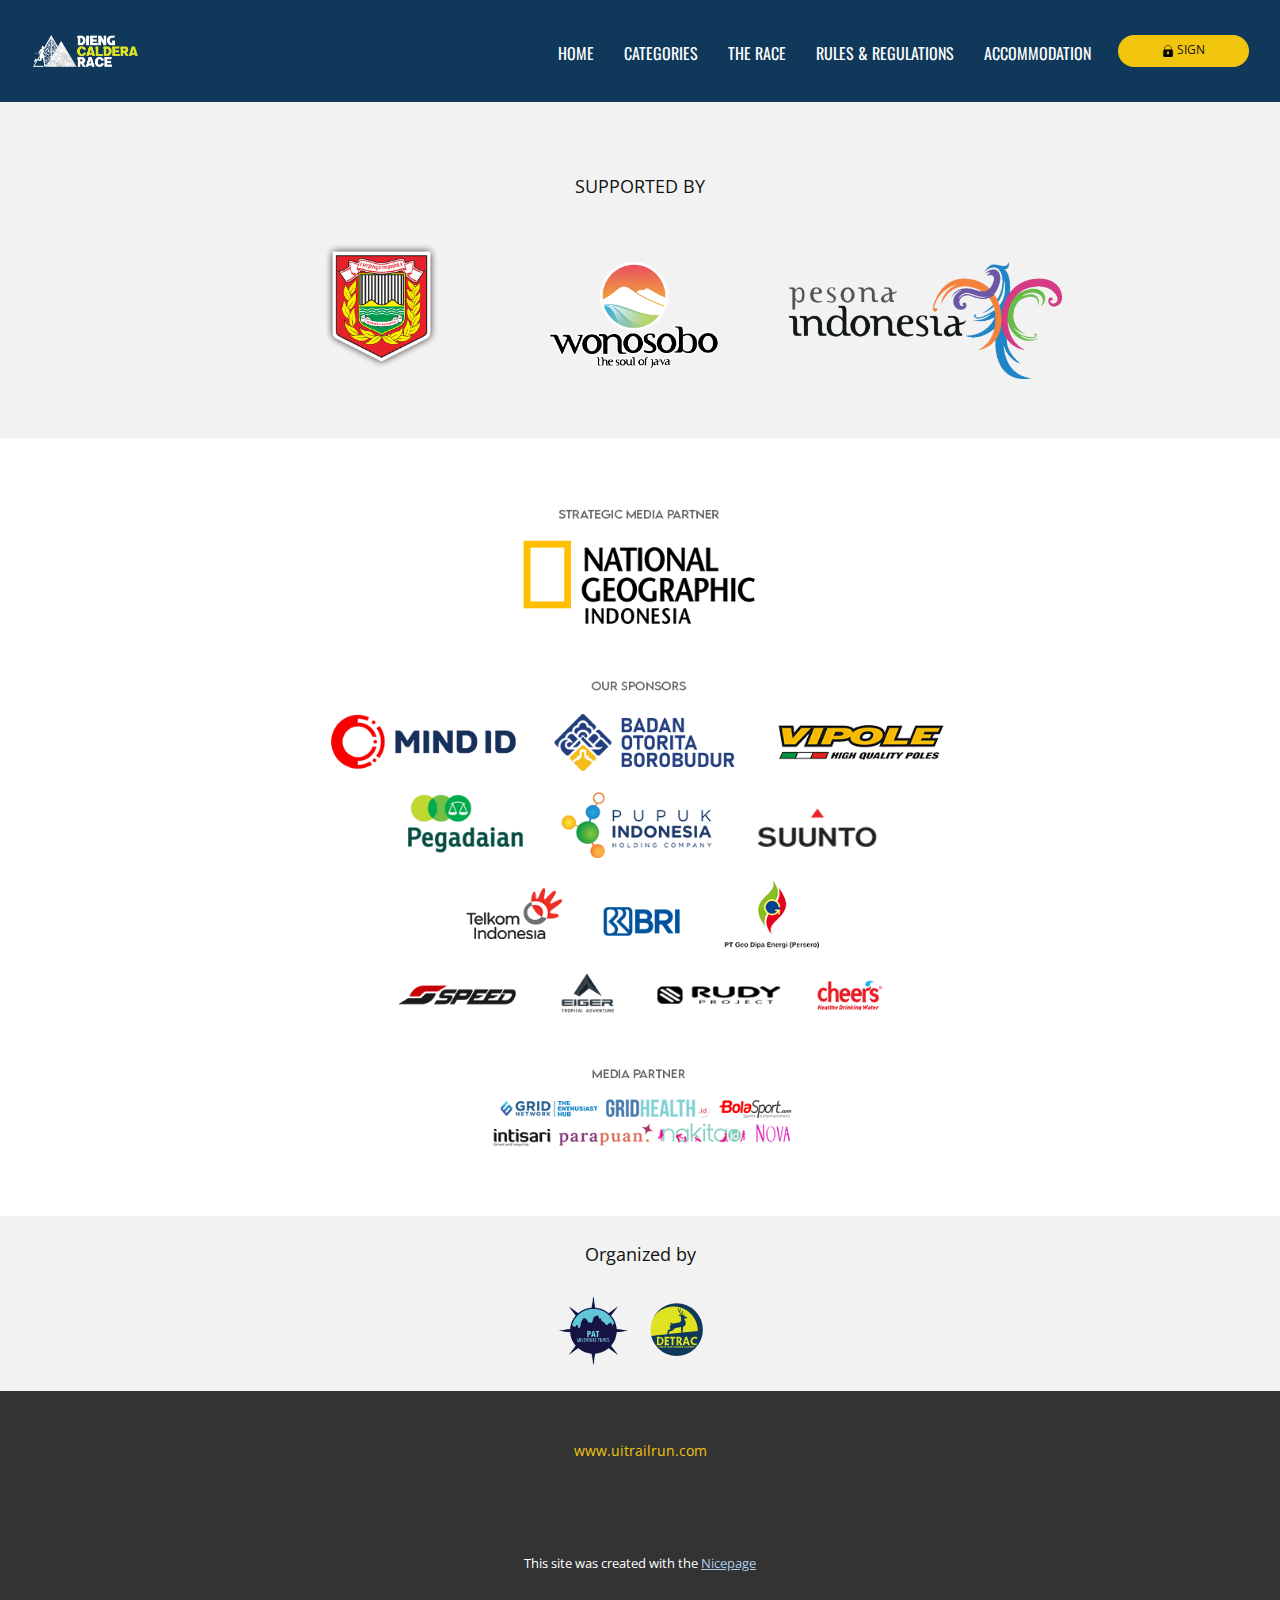
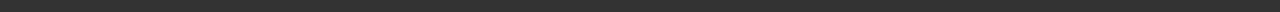
<file: Page-4.html>
<!DOCTYPE html>
<html style="font-size: 16px;" lang="en"><head>
    <meta name="viewport" content="width=device-width, initial-scale=1.0">
    <meta charset="utf-8">
    <meta name="keywords" content="">
    <meta name="description" content="">
    <title>Page 4</title>
    <link rel="stylesheet" href="nicepage.css" media="screen">
<link rel="stylesheet" href="Page-4.css" media="screen">
    <script class="u-script" type="text/javascript" src="jquery.js" defer=""></script>
    <script class="u-script" type="text/javascript" src="nicepage.js" defer=""></script>
    <meta name="generator" content="Nicepage 6.15.2, nicepage.com">
    <link id="u-theme-google-font" rel="stylesheet" href="https://fonts.googleapis.com/css?family=Roboto:100,100i,300,300i,400,400i,500,500i,700,700i,900,900i|Open+Sans:300,300i,400,400i,500,500i,600,600i,700,700i,800,800i">
    <link id="u-page-google-font" rel="stylesheet" href="https://fonts.googleapis.com/css?family=Oswald:200,300,400,500,600,700">
    
    
    
    
    
    <script type="application/ld+json">{
		"@context": "http://schema.org",
		"@type": "Organization",
		"name": "Volunteer",
		"logo": "images/LOGODCR-WHITE-02.png"
}</script>
    <meta name="theme-color" content="#478ac9">
    <meta property="og:title" content="Page 4">
    <meta property="og:description" content="">
    <meta property="og:type" content="website">
  <meta data-intl-tel-input-cdn-path="intlTelInput/"></head>
  <body data-path-to-root="./" data-include-products="false" class="u-body u-xl-mode" data-lang="en"><header class="u-black u-header u-sticky u-sticky-20a7 u-valign-middle-md u-valign-middle-sm u-valign-middle-xs u-header" id="sec-2c79" data-animation-name="" data-animation-duration="0" data-animation-delay="0" data-animation-direction=""><div class="data-layout-selected u-clearfix u-expanded-width u-layout-wrap u-layout-wrap-1">
        <div class="u-gutter-0 u-layout">
          <div class="u-layout-row">
            <div class="u-container-style u-custom-color-2 u-layout-cell u-size-60 u-layout-cell-1">
              <div class="u-container-layout u-container-layout-1">
                <a href="#" class="u-border-none u-btn u-btn-round u-button-style u-hover-palette-4-base u-palette-3-base u-radius u-btn-1"><span class="u-file-icon u-icon"><img src="images/150005.png" alt=""></span>&nbsp;SIGN
                </a>
                <a href="#" class="u-image u-logo u-image-1" data-image-width="1596" data-image-height="544">
                  <img src="images/LOGODCR-WHITE-02.png" class="u-logo-image u-logo-image-1" data-image-width="80">
                </a>
                <nav data-position="" class="u-align-center u-menu u-menu-dropdown u-offcanvas u-menu-1" data-responsive-from="XS">
                  <div class="menu-collapse u-custom-font u-font-oswald" style="font-size: 0.625rem; letter-spacing: 0px; font-weight: 700;">
                    <a class="u-button-style u-custom-active-border-color u-custom-border u-custom-border-color u-custom-borders u-custom-hover-border-color u-custom-left-right-menu-spacing u-custom-padding-bottom u-custom-text-active-color u-custom-text-color u-custom-text-hover-color u-custom-top-bottom-menu-spacing u-nav-link u-text-white" href="#" style="padding: 5px 21px; font-size: calc(1em + 9.5px);">
                      <svg class="u-svg-link" viewBox="0 0 24 24"><use xlink:href="#menu-hamburger"></use></svg>
                      <svg class="u-svg-content" version="1.1" id="menu-hamburger" viewBox="0 0 16 16" x="0px" y="0px" xmlns:xlink="http://www.w3.org/1999/xlink" xmlns="http://www.w3.org/2000/svg"><g><rect y="1" width="16" height="2"></rect><rect y="7" width="16" height="2"></rect><rect y="13" width="16" height="2"></rect>
</g></svg>
                    </a>
                  </div>
                  <div class="u-custom-menu u-nav-container">
                    <ul class="u-custom-font u-font-oswald u-nav u-spacing-20 u-unstyled u-nav-1"><li class="u-nav-item"><a class="u-button-style u-nav-link u-text-active-custom-color-4 u-text-hover-palette-3-base u-text-white" href="#" style="padding: 10px 5px;">HOME</a>
</li><li class="u-nav-item"><a class="u-button-style u-nav-link u-text-active-custom-color-4 u-text-hover-palette-3-base u-text-white" style="padding: 10px 5px;">CATEGORIES</a><div class="u-nav-popup"><ul class="u-border-1 u-border-grey-30 u-h-spacing-20 u-nav u-unstyled u-v-spacing-9 u-nav-2"><li class="u-nav-item"><a class="u-button-style u-nav-link u-text-black u-white" href="#">10 KM</a>
</li><li class="u-nav-item"><a class="u-button-style u-nav-link u-text-black u-white" href="#">21 KM</a>
</li><li class="u-nav-item"><a class="u-button-style u-nav-link u-text-black u-white" href="#">42 KM</a>
</li><li class="u-nav-item"><a class="u-button-style u-nav-link u-text-black u-white" href="#">75 KM</a>
</li></ul>
</div>
</li><li class="u-nav-item"><a class="u-button-style u-nav-link u-text-active-custom-color-4 u-text-hover-palette-3-base u-text-white" style="padding: 10px 5px;">THE RACE</a><div class="u-nav-popup"><ul class="u-border-1 u-border-grey-30 u-h-spacing-20 u-nav u-unstyled u-v-spacing-9 u-nav-3"><li class="u-nav-item"><a class="u-button-style u-nav-link u-text-black u-white" href="#">ENTRY LIST</a>
</li><li class="u-nav-item"><a class="u-button-style u-nav-link u-text-black u-white" href="#">RESULT</a><div class="u-nav-popup"><ul class="u-border-1 u-border-grey-30 u-h-spacing-20 u-nav u-unstyled u-v-spacing-9 u-nav-4"><li class="u-nav-item"><a class="u-button-style u-nav-link u-text-black u-white">DDTRS 2023</a>
</li><li class="u-nav-item"><a class="u-button-style u-nav-link u-text-black u-white">DCR 2024</a>
</li></ul>
</div>
</li></ul>
</div>
</li><li class="u-nav-item"><a class="u-button-style u-nav-link u-text-active-custom-color-4 u-text-hover-palette-3-base u-text-white" href="#" style="padding: 10px 5px;">RULES &amp; REGULATIONS</a>
</li><li class="u-nav-item"><a class="u-button-style u-nav-link u-text-active-custom-color-4 u-text-hover-palette-3-base u-text-white" style="padding: 10px 6px 10px 5px;">ACCOMMODATION</a><div class="u-nav-popup"><ul class="u-border-1 u-border-grey-30 u-h-spacing-20 u-nav u-unstyled u-v-spacing-9 u-nav-5"><li class="u-nav-item"><a class="u-button-style u-nav-link u-text-black u-white">LODGING RENT</a>
</li><li class="u-nav-item"><a class="u-button-style u-nav-link u-text-black u-white">SHUTTLE BUS</a>
</li></ul>
</div>
</li></ul>
                  </div>
                  <div class="u-custom-menu u-nav-container-collapse">
                    <div class="u-black u-container-style u-inner-container-layout u-opacity u-opacity-95 u-sidenav">
                      <div class="u-inner-container-layout u-sidenav-overflow">
                        <div class="u-menu-close"></div>
                        <ul class="u-align-center-lg u-align-center-md u-align-center-sm u-align-center-xl u-align-left-xs u-nav u-popupmenu-items u-unstyled u-nav-6"><li class="u-nav-item"><a class="u-button-style u-nav-link" href="#">HOME</a>
</li><li class="u-nav-item"><a class="u-button-style u-nav-link">CATEGORIES</a><div class="u-nav-popup"><ul class="u-border-1 u-border-grey-30 u-h-spacing-20 u-nav u-unstyled u-v-spacing-9 u-nav-7"><li class="u-nav-item"><a class="u-button-style u-nav-link u-text-black" href="#">10 KM</a>
</li><li class="u-nav-item"><a class="u-button-style u-nav-link u-text-black" href="#">21 KM</a>
</li><li class="u-nav-item"><a class="u-button-style u-nav-link u-text-black" href="#">42 KM</a>
</li><li class="u-nav-item"><a class="u-button-style u-nav-link u-text-black" href="#">75 KM</a>
</li></ul>
</div>
</li><li class="u-nav-item"><a class="u-button-style u-nav-link">THE RACE</a><div class="u-nav-popup"><ul class="u-border-1 u-border-grey-30 u-h-spacing-20 u-nav u-unstyled u-v-spacing-9 u-nav-8"><li class="u-nav-item"><a class="u-button-style u-nav-link u-text-black" href="#">ENTRY LIST</a>
</li><li class="u-nav-item"><a class="u-button-style u-nav-link u-text-black" href="#">RESULT</a><div class="u-nav-popup"><ul class="u-border-1 u-border-grey-30 u-h-spacing-20 u-nav u-unstyled u-v-spacing-9 u-nav-9"><li class="u-nav-item"><a class="u-button-style u-nav-link u-text-black">DDTRS 2023</a>
</li><li class="u-nav-item"><a class="u-button-style u-nav-link u-text-black">DCR 2024</a>
</li></ul>
</div>
</li></ul>
</div>
</li><li class="u-nav-item"><a class="u-button-style u-nav-link" href="#">RULES &amp; REGULATIONS</a>
</li><li class="u-nav-item"><a class="u-button-style u-nav-link">ACCOMMODATION</a><div class="u-nav-popup"><ul class="u-border-1 u-border-grey-30 u-h-spacing-20 u-nav u-unstyled u-v-spacing-9 u-nav-10"><li class="u-nav-item"><a class="u-button-style u-nav-link u-text-black">LODGING RENT</a>
</li><li class="u-nav-item"><a class="u-button-style u-nav-link u-text-black">SHUTTLE BUS</a>
</li></ul>
</div>
</li></ul>
                      </div>
                    </div>
                    <div class="u-black u-menu-overlay u-opacity u-opacity-70"></div>
                  </div>
                </nav>
              </div>
            </div>
          </div>
        </div>
      </div></header>
    <section class="u-clearfix u-grey-5 u-section-1" id="sec-3e15">
      <div class="u-clearfix u-sheet u-sheet-1">
        <p class="u-align-center u-text u-text-default u-text-1">SUPPORTED BY</p>
        <img class="u-image u-image-contain u-image-default u-image-1" src="images/THESOULOFJAVA1.png" alt="" data-image-width="2301" data-image-height="1442">
        <img class="u-image u-image-contain u-image-default u-image-2" src="images/PEMDAWONOSOBOOUTLINE.png" alt="" data-image-width="3098" data-image-height="3389">
        <img class="custom-expanded u-image u-image-contain u-image-3" src="images/PESONAHITAM.png" data-image-width="1920" data-image-height="825">
      </div>
    </section>
    <section class="u-clearfix u-section-2" id="sec-dd53">
      <div class="u-clearfix u-sheet u-valign-bottom u-sheet-1">
        <img class="u-align-center u-image u-image-contain u-image-default u-image-1" src="images/sponsortambi.png" alt="" data-image-width="942" data-image-height="897">
      </div>
    </section>
    <section class="u-clearfix u-grey-5 u-section-3" id="sec-e1c8">
      <div class="u-clearfix u-sheet u-valign-middle u-sheet-1">
        <p class="u-align-center u-text u-text-default u-text-1">Organized by</p>
        <img class="u-image u-image-contain u-image-default u-image-1" src="images/logopatn.png" alt="" data-image-width="497" data-image-height="502">
        <img class="u-image u-image-default u-preserve-proportions u-image-2" src="images/LOGODETRACdepan-01-01.svg" alt="" data-image-width="250" data-image-height="163">
      </div>
    </section>
    
    
    
    <footer class="u-align-center u-clearfix u-footer u-grey-80 u-footer" id="sec-4635"><div class="u-clearfix u-sheet u-sheet-1">
        <p class="u-small-text u-text u-text-variant u-text-1">
          <a class="u-active-none u-border-none u-btn u-button-link u-button-style u-hover-none u-none u-text-palette-3-base u-btn-1" data-href="#">www.uitrailrun.com</a>
        </p>
      </div></footer>
    <section class="u-backlink u-clearfix u-grey-80">
      <p class="u-text">
        <span>This site was created with the </span>
        <a class="u-link" href="https://nicepage.com/" target="_blank" rel="nofollow">
          <span>Nicepage</span>
        </a>
      </p>
    </section>
  
</body></html>
</file>
